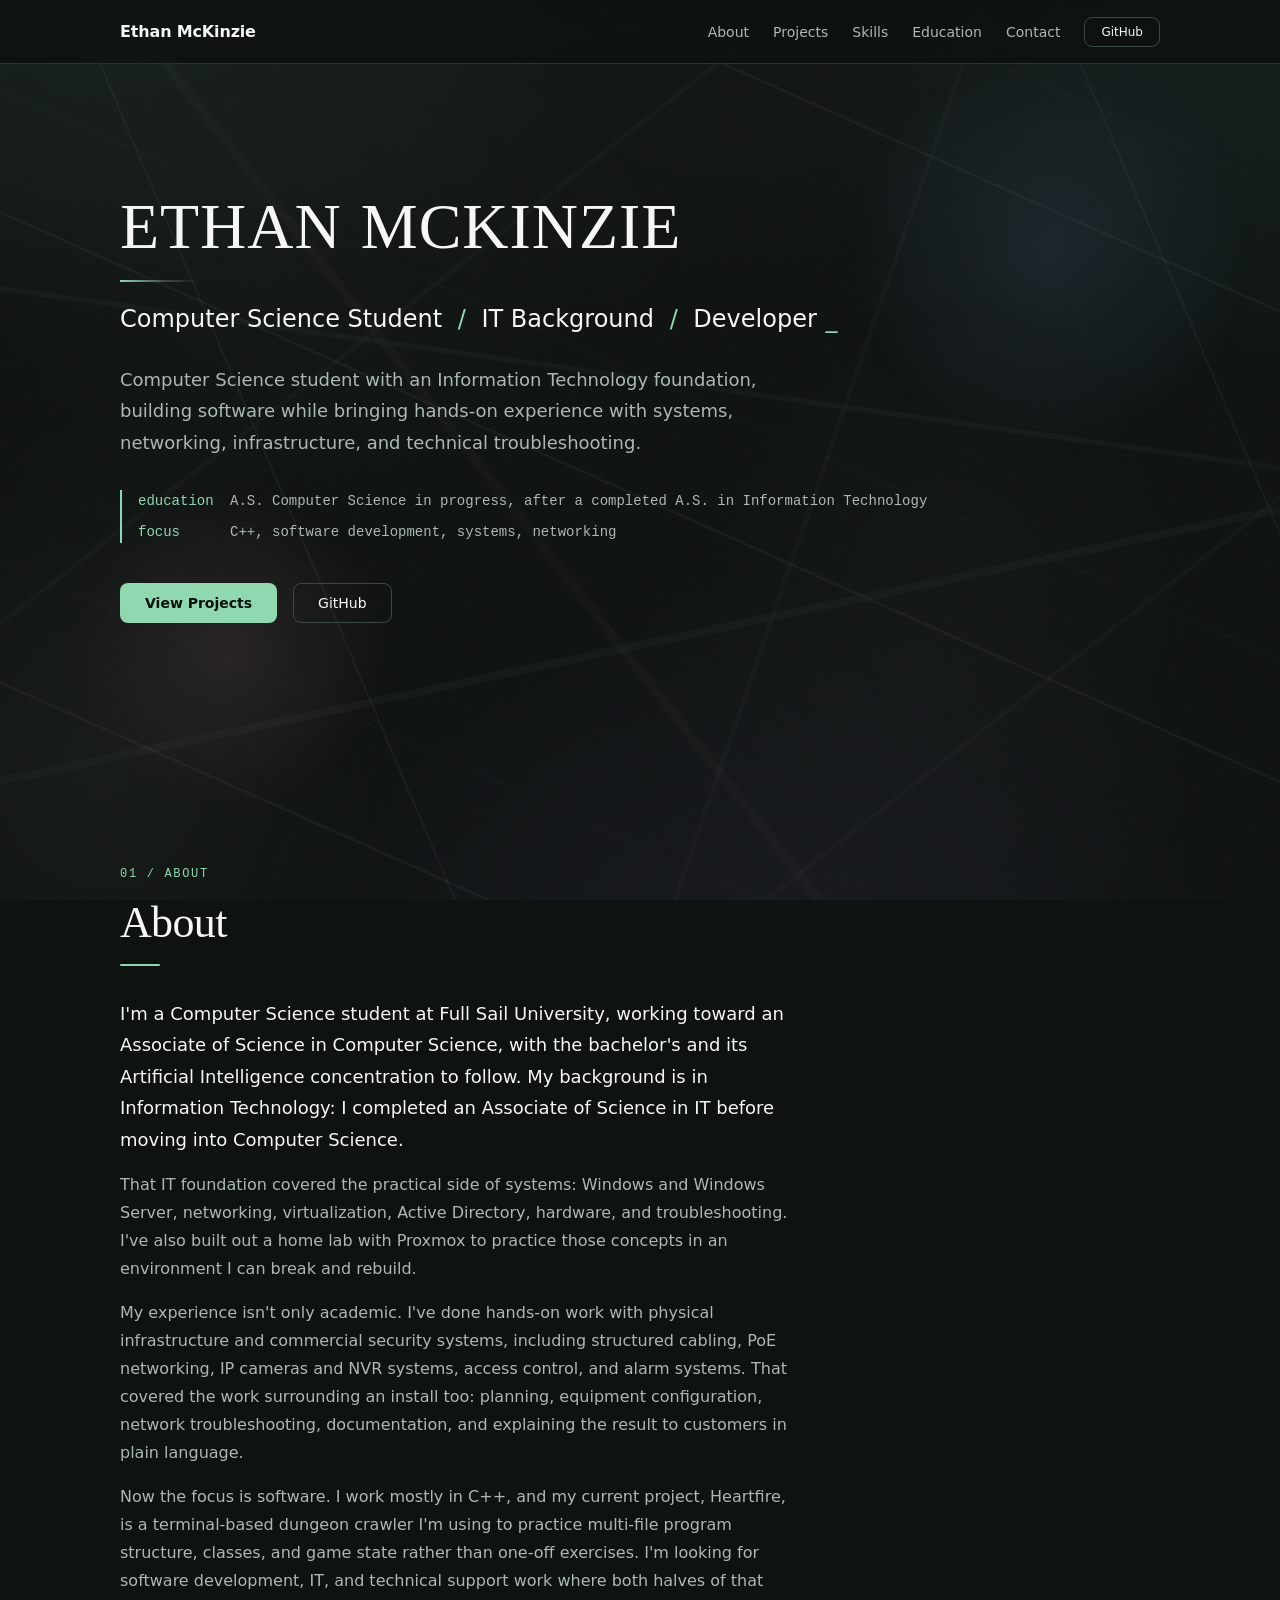
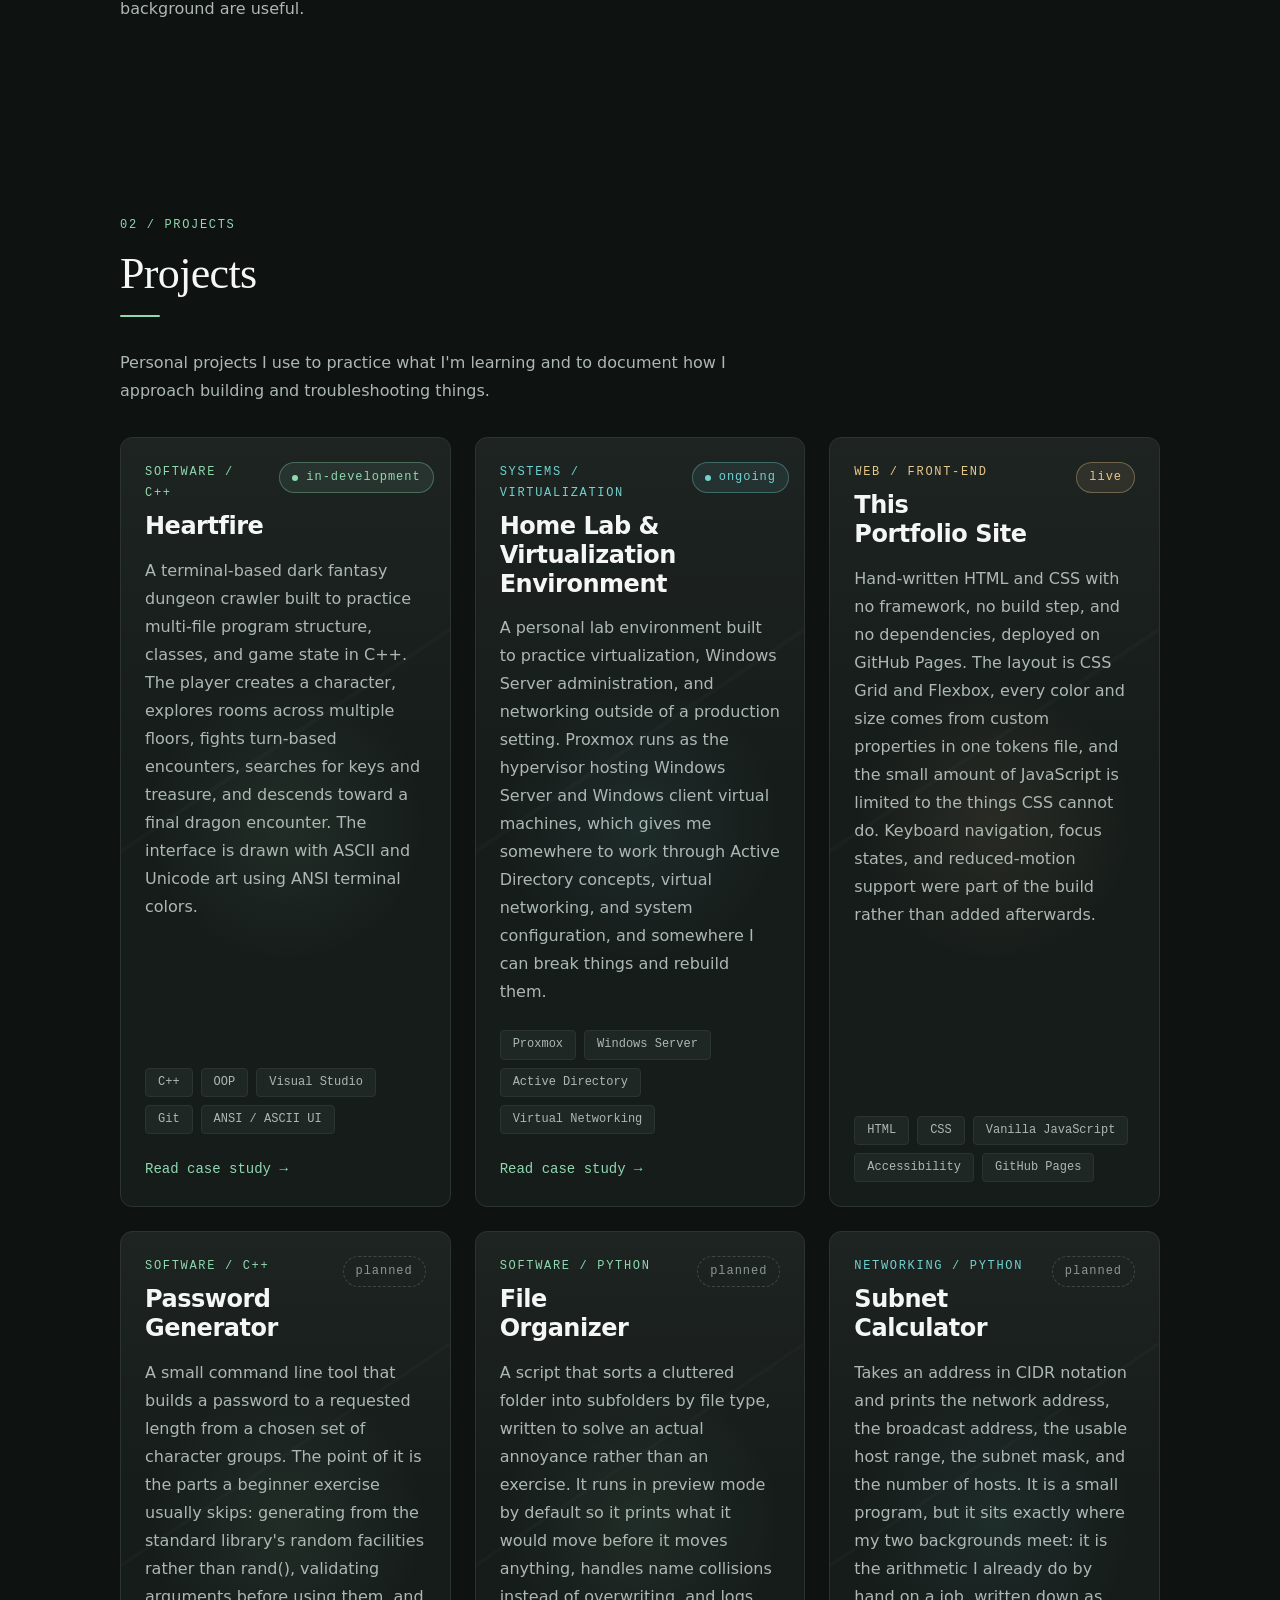
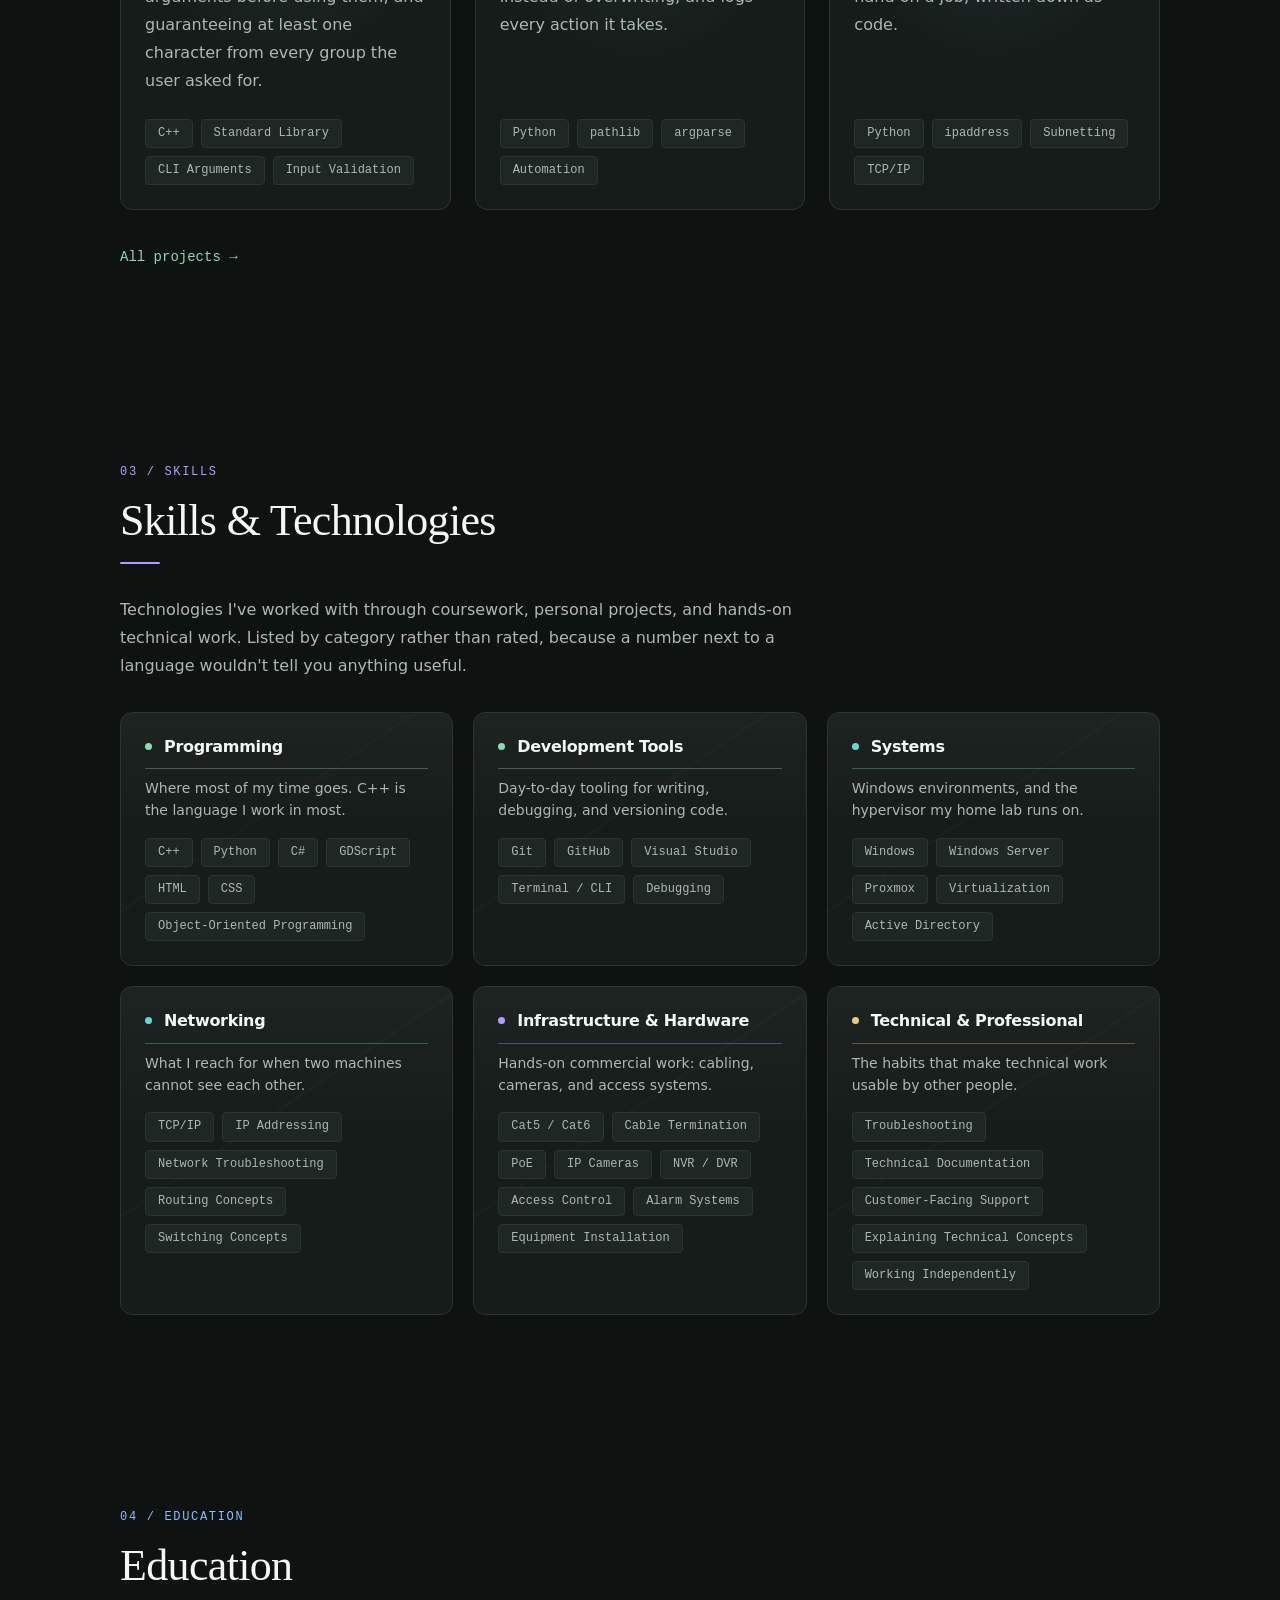
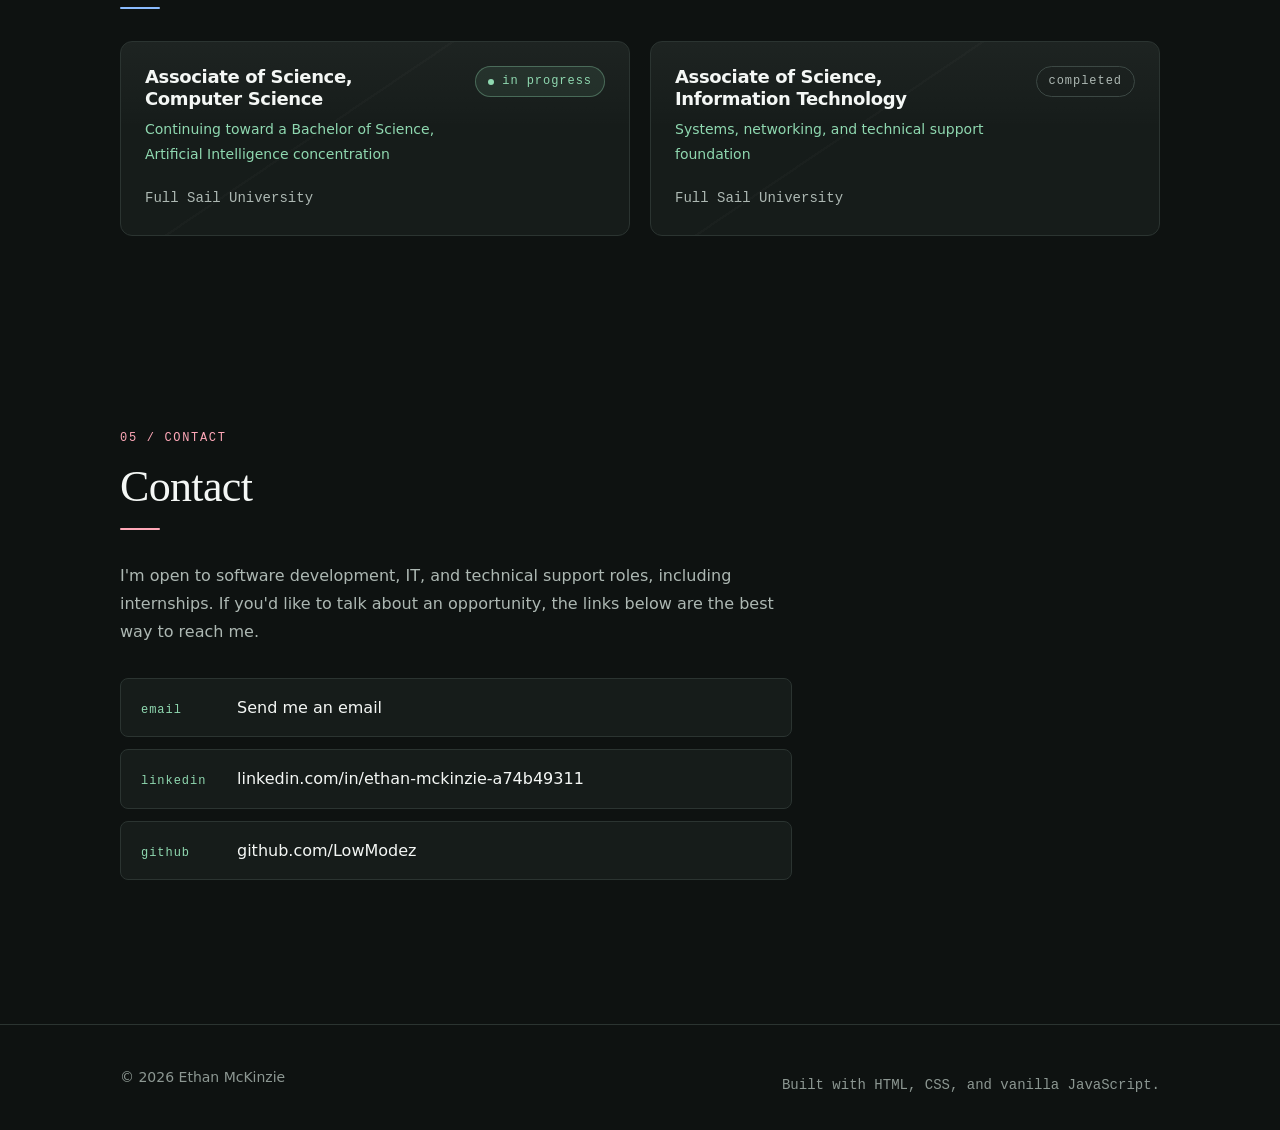
<file: index.html>
<!DOCTYPE html>
<html lang="en">

<head>
    <meta charset="UTF-8">
    <meta name="viewport" content="width=device-width, initial-scale=1.0">

    <title>Ethan McKinzie | Computer Science &amp; Software Development</title>
    <meta name="description" content="Computer Science student with an Information Technology background, building software in C++ alongside hands-on experience with systems and networking.">

    <!-- Tells search engines which URL is the real one, so the same page
         reached with a trailing slash or query string is not treated as
         duplicate content. -->
    <link rel="canonical" href="https://lowmodez.github.io/">

    <!-- Colors the browser UI on mobile to match the page. -->
    <meta name="theme-color" content="#0e1211">

    <!-- Favicons. The SVG scales to any size in modern browsers; the PNG
         is the fallback, and the touch icon is used when the site is
         saved to a phone home screen. -->
    <link rel="icon" href="assets/icons/favicon.svg" type="image/svg+xml">
    <link rel="icon" href="assets/icons/favicon-32.png" sizes="32x32" type="image/png">
    <link rel="apple-touch-icon" href="assets/icons/apple-touch-icon.png">

    <!-- Open Graph: controls the preview card when this link is shared in
         LinkedIn, Slack, Discord, or a text message. og:image must be an
         absolute URL, since the scraper has no page to resolve it against. -->
    <meta property="og:type" content="website">
    <meta property="og:site_name" content="Ethan McKinzie">
    <meta property="og:title" content="Ethan McKinzie | Computer Science &amp; Software Development">
    <meta property="og:description" content="Computer Science student with an Information Technology background, building software in C++ alongside hands-on experience with systems and networking.">
    <meta property="og:url" content="https://lowmodez.github.io/">
    <meta property="og:image" content="https://lowmodez.github.io/assets/images/og-preview.png">
    <meta property="og:image:width" content="1200">
    <meta property="og:image:height" content="630">
    <meta property="og:image:alt" content="Ethan McKinzie, Computer Science Student, IT Background, Developer.">

    <!-- Twitter/X reads its own tags. summary_large_image gives the wide
         card rather than a small thumbnail. -->
    <meta name="twitter:card" content="summary_large_image">
    <meta name="twitter:title" content="Ethan McKinzie | Computer Science &amp; Software Development">
    <meta name="twitter:description" content="Computer Science student with an Information Technology background, building software in C++ alongside hands-on experience with systems and networking.">
    <meta name="twitter:image" content="https://lowmodez.github.io/assets/images/og-preview.png">

    <!-- Stylesheets load in cascade order: tokens, then the rules that
         use them, then motion, then responsive overrides. Separate link
         tags rather than @import so the browser fetches them in
         parallel. See css/README.md. -->
    <link rel="stylesheet" href="css/tokens.css">
    <link rel="stylesheet" href="css/base.css">
    <link rel="stylesheet" href="css/layout.css">
    <link rel="stylesheet" href="css/utilities.css">
    <link rel="stylesheet" href="css/components.css">
    <link rel="stylesheet" href="css/header.css">
    <link rel="stylesheet" href="css/home.css">
    <link rel="stylesheet" href="css/animations.css">
    <link rel="stylesheet" href="css/responsive.css">
</head>

<body>
    <!-- Fills as the page scrolls. Pure CSS, see animations.css. -->
    <div class="scroll-progress" aria-hidden="true"></div>

    <!-- Lets keyboard users jump straight past the navigation. -->
    <a class="skip-link" href="#main">Skip to main content</a>

    <!-- ============================================================
         HEADER / NAVIGATION
         ============================================================ -->
    <header class="site-header">
        <div class="site-header__inner container">
            <a class="brand" href="#top">Ethan McKinzie</a>

            <!-- The toggle is only visible on narrow screens. CSS hides
                 it on desktop, where the menu is always shown.
                 aria-expanded tells screen readers whether the menu is
                 open; js/mobile-nav.js keeps that value accurate.
                 aria-controls points at the element it opens. -->
            <button class="nav-toggle" type="button" aria-expanded="false" aria-controls="site-menu">
                <span class="nav-toggle__bars" aria-hidden="true"></span>
                <span class="visually-hidden">Menu</span>
            </button>

            <nav class="site-nav" id="site-menu" aria-label="Main navigation">
                <ul class="site-nav__list">
                    <li><a href="#about">About</a></li>
                    <li><a href="#projects">Projects</a></li>
                    <li><a href="#skills">Skills</a></li>
                    <li><a href="#education">Education</a></li>
                    <li><a href="#contact">Contact</a></li>
                    <li class="site-nav__action">
                        <a class="btn btn--ghost btn--sm" href="https://github.com/LowModez" target="_blank" rel="noopener">GitHub</a>
                    </li>
                </ul>
            </nav>
        </div>
    </header>

    <main id="main">
        <!-- ============================================================
             HERO
             ============================================================ -->
        <section id="top" class="hero" aria-labelledby="hero-heading">
            <div class="hero__content">
                <h1 id="hero-heading" class="hero__name">
                    <!-- One wrapper per word. The outer span is a window
                         with its overflow hidden; the inner span is the
                         word itself, which starts below that window and
                         rises up into it. Nothing is split into letters,
                         so the name arrives as a whole rather than being
                         typed out character by character.

                         The text is written in normal capitalization and
                         set to uppercase in CSS. Two reasons: some screen
                         readers read an all-caps word as initials, and
                         copying the name should give "Ethan McKinzie"
                         rather than a shout. -->
                    <span class="hero__word"><span class="hero__word-text">Ethan</span></span>
                    <span class="hero__word"><span class="hero__word-text">McKinzie</span></span>
                </h1>

                <p class="hero__roles has-caret">
                    Computer Science Student
                    <span class="hero__sep" aria-hidden="true">/</span>
                    IT Background
                    <span class="hero__sep" aria-hidden="true">/</span>
                    Developer
                </p>

                <p class="hero__intro measure">
                    Computer Science student with an Information Technology foundation,
                    building software while bringing hands-on experience with systems,
                    networking, infrastructure, and technical troubleshooting.
                </p>

                <!-- Small monospace facts. This is the restrained terminal
                     touch: it reads as technical while giving a recruiter
                     the two things they look for first. -->
                <ul class="hero__meta">
                    <li>
                        <span class="hero__meta-key">education</span>
                        <span>A.S. Computer Science in progress, after a completed A.S. in Information Technology</span>
                    </li>
                    <li>
                        <span class="hero__meta-key">focus</span>
                        <span>C++, software development, systems, networking</span>
                    </li>
                </ul>

                <div class="hero__actions">
                    <a class="btn btn--primary" href="#projects">View Projects</a>
                    <a class="btn btn--ghost" href="https://github.com/LowModez" target="_blank" rel="noopener">GitHub</a>
                </div>
            </div>
        </section>

        <!-- ============================================================
             ABOUT
             ============================================================ -->
        <section id="about" aria-labelledby="about-heading">
            <p class="eyebrow" data-reveal>01 / About</p>
            <h2 id="about-heading" class="section-title" data-reveal>About</h2>

            <div class="about__body measure">
                <p class="about__lead" data-reveal>
                    I'm a Computer Science student at Full Sail University, working toward an
                    Associate of Science in Computer Science, with the bachelor's and its
                    Artificial Intelligence concentration to follow. My background is in
                    Information Technology: I completed an Associate of Science in IT before
                    moving into Computer Science.
                </p>

                <p>
                    That IT foundation covered the practical side of systems: Windows and
                    Windows Server, networking, virtualization, Active Directory, hardware,
                    and troubleshooting. I've also built out a home lab with Proxmox to
                    practice those concepts in an environment I can break and rebuild.
                </p>

                <p>
                    My experience isn't only academic. I've done hands-on work with physical
                    infrastructure and commercial security systems, including structured
                    cabling, PoE networking, IP cameras and NVR systems, access control,
                    and alarm systems. That covered the work surrounding an install too:
                    planning, equipment configuration, network troubleshooting,
                    documentation, and explaining the result to customers in plain
                    language.
                </p>

                <p>
                    Now the focus is software. I work mostly in C++, and my current project,
                    Heartfire, is a terminal-based dungeon crawler I'm using to practice
                    multi-file program structure, classes, and game state rather than
                    one-off exercises. I'm looking for software development, IT, and
                    technical support work where both halves of that background are useful.
                </p>
            </div>
        </section>

        <!-- ============================================================
             PROJECTS
             Cards are not linked yet. Each one gets a "Read case study"
             link once its page exists inside /projects/.
             ============================================================ -->
        <section id="projects" aria-labelledby="projects-heading">
            <p class="eyebrow" data-reveal>02 / Projects</p>
            <h2 id="projects-heading" class="section-title" data-reveal>Projects</h2>

            <p class="projects__intro measure" data-reveal>
                Personal projects I use to practice what I'm learning and to document
                how I approach building and troubleshooting things.
            </p>

            <div class="project-grid">
                <!-- --- Heartfire --- -->
                <article class="card card--interactive project" data-reveal>
                    <div class="project__header">
                        <div>
                            <p class="eyebrow">Software / C++</p>
                            <h3 class="project__title">Heartfire</h3>
                        </div>
                        <p class="status status--live">in-development</p>
                    </div>

                    <p class="project__desc">
                        A terminal-based dark fantasy dungeon crawler built to practice
                        multi-file program structure, classes, and game state in C++. The
                        player creates a character, explores rooms across multiple floors,
                        fights turn-based encounters, searches for keys and treasure, and
                        descends toward a final dragon encounter. The interface is drawn
                        with ASCII and Unicode art using ANSI terminal colors.
                    </p>

                    <ul class="tag-list project__tags" aria-label="Technologies used">
                        <li class="tag">C++</li>
                        <li class="tag">OOP</li>
                        <li class="tag">Visual Studio</li>
                        <li class="tag">Git</li>
                        <li class="tag">ANSI / ASCII UI</li>
                    </ul>

                    <p class="project__links">
                        <a class="project__link" href="projects/heartfire.html">
                            Read case study <span aria-hidden="true">&rarr;</span>
                        </a>
                    </p>
                </article>

                <!-- --- Home Lab --- -->
                <article class="card card--interactive project accent-teal" data-reveal>
                    <div class="project__header">
                        <div>
                            <p class="eyebrow">Systems / Virtualization</p>
                            <h3 class="project__title">Home Lab &amp; Virtualization Environment</h3>
                        </div>
                        <p class="status status--live">ongoing</p>
                    </div>

                    <p class="project__desc">
                        A personal lab environment built to practice virtualization, Windows
                        Server administration, and networking outside of a production
                        setting. Proxmox runs as the hypervisor hosting Windows Server and
                        Windows client virtual machines, which gives me somewhere to work
                        through Active Directory concepts, virtual networking, and system
                        configuration, and somewhere I can break things and rebuild them.
                    </p>

                    <ul class="tag-list project__tags" aria-label="Technologies used">
                        <li class="tag">Proxmox</li>
                        <li class="tag">Windows Server</li>
                        <li class="tag">Active Directory</li>
                        <li class="tag">Virtual Networking</li>
                    </ul>

                    <p class="project__links">
                        <a class="project__link" href="projects/home-lab.html">
                            Read case study <span aria-hidden="true">&rarr;</span>
                        </a>
                    </p>
                </article>

                <!-- --- This site --- -->
                <article class="card card--interactive project accent-gold" data-reveal>
                    <div class="project__header">
                        <div>
                            <p class="eyebrow">Web / Front-End</p>
                            <h3 class="project__title">This Portfolio Site</h3>
                        </div>
                        <p class="status status--done">live</p>
                    </div>

                    <p class="project__desc">
                        Hand-written HTML and CSS with no framework, no build step, and no
                        dependencies, deployed on GitHub Pages. The layout is CSS Grid and
                        Flexbox, every color and size comes from custom properties in one
                        tokens file, and the small amount of JavaScript is limited to the
                        things CSS cannot do. Keyboard navigation, focus states, and
                        reduced-motion support were part of the build rather than added
                        afterwards.
                    </p>

                    <ul class="tag-list project__tags" aria-label="Technologies used">
                        <li class="tag">HTML</li>
                        <li class="tag">CSS</li>
                        <li class="tag">Vanilla JavaScript</li>
                        <li class="tag">Accessibility</li>
                        <li class="tag">GitHub Pages</li>
                    </ul>
                </article>

                <!-- --- Password generator ---
                     Planned. No case study link until it exists. -->
                <article class="card card--interactive project" data-reveal>
                    <div class="project__header">
                        <div>
                            <p class="eyebrow">Software / C++</p>
                            <h3 class="project__title">Password Generator</h3>
                        </div>
                        <p class="status status--planned">planned</p>
                    </div>

                    <p class="project__desc">
                        A small command line tool that builds a password to a requested
                        length from a chosen set of character groups. The point of it is
                        the parts a beginner exercise usually skips: generating from the
                        standard library's random facilities rather than rand(), validating
                        arguments before using them, and guaranteeing at least one
                        character from every group the user asked for.
                    </p>

                    <ul class="tag-list project__tags" aria-label="Technologies used">
                        <li class="tag">C++</li>
                        <li class="tag">Standard Library</li>
                        <li class="tag">CLI Arguments</li>
                        <li class="tag">Input Validation</li>
                    </ul>
                </article>

                <!-- --- File organizer --- -->
                <article class="card card--interactive project" data-reveal>
                    <div class="project__header">
                        <div>
                            <p class="eyebrow">Software / Python</p>
                            <h3 class="project__title">File Organizer</h3>
                        </div>
                        <p class="status status--planned">planned</p>
                    </div>

                    <p class="project__desc">
                        A script that sorts a cluttered folder into subfolders by file type,
                        written to solve an actual annoyance rather than an exercise. It
                        runs in preview mode by default so it prints what it would move
                        before it moves anything, handles name collisions instead of
                        overwriting, and logs every action it takes.
                    </p>

                    <ul class="tag-list project__tags" aria-label="Technologies used">
                        <li class="tag">Python</li>
                        <li class="tag">pathlib</li>
                        <li class="tag">argparse</li>
                        <li class="tag">Automation</li>
                    </ul>
                </article>

                <!-- --- Subnet calculator --- -->
                <article class="card card--interactive project accent-teal" data-reveal>
                    <div class="project__header">
                        <div>
                            <p class="eyebrow">Networking / Python</p>
                            <h3 class="project__title">Subnet Calculator</h3>
                        </div>
                        <p class="status status--planned">planned</p>
                    </div>

                    <p class="project__desc">
                        Takes an address in CIDR notation and prints the network address,
                        the broadcast address, the usable host range, the subnet mask, and
                        the number of hosts. It is a small program, but it sits exactly
                        where my two backgrounds meet: it is the arithmetic I already do by
                        hand on a job, written down as code.
                    </p>

                    <ul class="tag-list project__tags" aria-label="Technologies used">
                        <li class="tag">Python</li>
                        <li class="tag">ipaddress</li>
                        <li class="tag">Subnetting</li>
                        <li class="tag">TCP/IP</li>
                    </ul>
                </article>
            </div>

            <p class="projects__all" data-reveal>
                <a class="project__link" href="projects/index.html">
                    All projects <span aria-hidden="true">&rarr;</span>
                </a>
            </p>
        </section>

        <!-- ============================================================
             SKILLS
             Grouped by category. No percentages or proficiency bars.
             ============================================================ -->
        <!-- accent-violet colors this section's label and heading rule. Cards
             inside it set their own accent; see css/README.md. -->
        <section id="skills" aria-labelledby="skills-heading" class="accent-violet">
            <p class="eyebrow" data-reveal>03 / Skills</p>
            <h2 id="skills-heading" class="section-title" data-reveal>Skills &amp; Technologies</h2>

            <p class="skills__intro measure" data-reveal>
                Technologies I've worked with through coursework, personal projects, and
                hands-on technical work. Listed by category rather than rated, because
                a number next to a language wouldn't tell you anything useful.
            </p>

            <div class="skills-grid">
                <article class="card skill-group accent-sage" data-reveal>
                    <h3 class="skill-group__title">Programming</h3>
                    <p class="skill-group__note">Where most of my time goes. C++ is the language I work in most.</p>
                    <ul class="tag-list">
                        <li class="tag">C++</li>
                        <li class="tag">Python</li>
                        <li class="tag">C#</li>
                        <li class="tag">GDScript</li>
                        <li class="tag">HTML</li>
                        <li class="tag">CSS</li>
                        <li class="tag">Object-Oriented Programming</li>
                    </ul>
                </article>

                <article class="card skill-group accent-sage" data-reveal>
                    <h3 class="skill-group__title">Development Tools</h3>
                    <p class="skill-group__note">Day-to-day tooling for writing, debugging, and versioning code.</p>
                    <ul class="tag-list">
                        <li class="tag">Git</li>
                        <li class="tag">GitHub</li>
                        <li class="tag">Visual Studio</li>
                        <li class="tag">Terminal / CLI</li>
                        <li class="tag">Debugging</li>
                    </ul>
                </article>

                <article class="card skill-group accent-teal" data-reveal>
                    <h3 class="skill-group__title">Systems</h3>
                    <p class="skill-group__note">Windows environments, and the hypervisor my home lab runs on.</p>
                    <ul class="tag-list">
                        <li class="tag">Windows</li>
                        <li class="tag">Windows Server</li>
                        <li class="tag">Proxmox</li>
                        <li class="tag">Virtualization</li>
                        <li class="tag">Active Directory</li>
                    </ul>
                </article>

                <article class="card skill-group accent-teal" data-reveal>
                    <h3 class="skill-group__title">Networking</h3>
                    <p class="skill-group__note">What I reach for when two machines cannot see each other.</p>
                    <ul class="tag-list">
                        <li class="tag">TCP/IP</li>
                        <li class="tag">IP Addressing</li>
                        <li class="tag">Network Troubleshooting</li>
                        <li class="tag">Routing Concepts</li>
                        <li class="tag">Switching Concepts</li>
                    </ul>
                </article>

                <article class="card skill-group accent-violet" data-reveal>
                    <h3 class="skill-group__title">Infrastructure &amp; Hardware</h3>
                    <p class="skill-group__note">Hands-on commercial work: cabling, cameras, and access systems.</p>
                    <ul class="tag-list">
                        <li class="tag">Cat5 / Cat6</li>
                        <li class="tag">Cable Termination</li>
                        <li class="tag">PoE</li>
                        <li class="tag">IP Cameras</li>
                        <li class="tag">NVR / DVR</li>
                        <li class="tag">Access Control</li>
                        <li class="tag">Alarm Systems</li>
                        <li class="tag">Equipment Installation</li>
                    </ul>
                </article>

                <article class="card skill-group accent-gold" data-reveal>
                    <h3 class="skill-group__title">Technical &amp; Professional</h3>
                    <p class="skill-group__note">The habits that make technical work usable by other people.</p>
                    <ul class="tag-list">
                        <li class="tag">Troubleshooting</li>
                        <li class="tag">Technical Documentation</li>
                        <li class="tag">Customer-Facing Support</li>
                        <li class="tag">Explaining Technical Concepts</li>
                        <li class="tag">Working Independently</li>
                    </ul>
                </article>
            </div>
        </section>

        <!-- ============================================================
             EDUCATION
             ============================================================ -->
        <section id="education" aria-labelledby="education-heading" class="accent-blue">
            <p class="eyebrow" data-reveal>04 / Education</p>
            <h2 id="education-heading" class="section-title" data-reveal>Education</h2>

            <ul class="education-list">
                <!-- Current degree first: it is the most relevant fact on
                     the page for the roles this site targets.

                     The bachelor's is named in the focus line rather than
                     given a card of its own. A card with a "planned" pill
                     would put a credential on the page that has not been
                     started, which reads as padding next to two real
                     ones. Stated as the direction of travel, it is simply
                     true. -->
                <li class="card education" data-reveal>
                    <div class="education__header">
                        <div>
                            <h3 class="education__degree">Associate of Science, Computer Science</h3>
                            <p class="education__focus">Continuing toward a Bachelor of Science, Artificial Intelligence concentration</p>
                        </div>
                        <p class="status status--live">in progress</p>
                    </div>
                    <p class="education__school">Full Sail University</p>
                </li>

                <li class="card education accent-neutral" data-reveal>
                    <div class="education__header">
                        <div>
                            <h3 class="education__degree">Associate of Science, Information Technology</h3>
                            <p class="education__focus">Systems, networking, and technical support foundation</p>
                        </div>
                        <p class="status status--done">completed</p>
                    </div>
                    <p class="education__school">Full Sail University</p>
                </li>
            </ul>
        </section>

        <!-- ============================================================
             CONTACT
             Email, GitHub, LinkedIn, and the resume link.
             ============================================================ -->
        <section id="contact" aria-labelledby="contact-heading" class="accent-rose">
            <p class="eyebrow" data-reveal>05 / Contact</p>
            <h2 id="contact-heading" class="section-title" data-reveal>Contact</h2>

            <p class="contact__intro measure" data-reveal>
                I'm open to software development, IT, and technical support roles,
                including internships. If you'd like to talk about an opportunity,
                the links below are the best way to reach me.
            </p>

            <!-- ============================================================
                 ETHAN: one item is still commented out below, because I
                 will not publish a detail you have not confirmed.

                   LOCATION - "Dallas-Fort Worth, Texas" or similar.
                              Recruiters filter on location, so this
                              usually helps. City and state only, never a
                              street address.

                 The resume button further down works the same way: drop the
                 PDF into assets/documents/ and uncomment it.
                 ============================================================ -->
            <ul class="contact-list">
                <!-- The address is deliberately absent from this file. The
                     link is built at load time by js/email-link.js, which
                     stores it as two reversed fragments, and the visible
                     text never shows it. Address harvesters crawl public
                     repositories and pages looking for anything shaped like
                     an address, and this repository is public.

                     The row starts hidden and that script reveals it once
                     the link works, so a visitor without JavaScript is
                     never shown a contact row that does nothing. -->
                <li data-reveal hidden>
                    <a class="contact-item" data-email-link>
                        <span class="contact-item__label">email</span>
                        <span class="contact-item__value">Send me an email</span>
                    </a>
                </li>

                <li data-reveal>
                    <a class="contact-item" href="https://www.linkedin.com/in/ethan-mckinzie-a74b49311/" target="_blank" rel="noopener">
                        <span class="contact-item__label">linkedin</span>
                        <!-- ETHAN: the trailing characters are the ID
                             LinkedIn assigns by default. Settings and
                             privacy > Edit public profile & URL lets you
                             claim a clean one, e.g. /in/ethan-mckinzie.
                             Tell me once you have and I will shorten both
                             this text and the link above it. Until then it
                             stays written out in full, because a shortened
                             version here would not resolve. -->
                        <span class="contact-item__value">linkedin.com/in/ethan-mckinzie-a74b49311</span>
                    </a>
                </li>

                <li data-reveal>
                    <a class="contact-item" href="https://github.com/LowModez" target="_blank" rel="noopener">
                        <span class="contact-item__label">github</span>
                        <span class="contact-item__value">github.com/LowModez</span>
                    </a>
                </li>

                <!--
                <li>
                    <p class="contact-item contact-item--static">
                        <span class="contact-item__label">location</span>
                        <span class="contact-item__value">Dallas-Fort Worth, Texas</span>
                    </p>
                </li>
                -->
            </ul>

            <!--
            <div class="contact__actions">
                <a class="btn btn--primary" href="assets/documents/YOUR_RESUME.pdf" target="_blank" rel="noopener">View Resume</a>
                <a class="btn btn--ghost" href="assets/documents/YOUR_RESUME.pdf" download>Download Resume</a>
            </div>
            -->
        </section>
    </main>

    <!-- ============================================================
         FOOTER
         ============================================================ -->
    <footer class="site-footer">
        <div class="container site-footer__inner">
            <!-- The year is filled in by js/main.js so it never goes stale. -->
            <p class="site-footer__copy">&copy; <span data-current-year>2026</span> Ethan McKinzie</p>
            <p class="site-footer__note">Built with HTML, CSS, and vanilla JavaScript.</p>
        </div>
    </footer>

    <!-- Each file defines one behavior. main.js runs last and is the
         only file that calls anything. -->
    <script src="js/footer-year.js"></script>
    <script src="js/email-link.js"></script>
    <script src="js/mobile-nav.js"></script>
    <script src="js/scroll-reveal.js"></script>
    <script src="js/card-pointer.js"></script>
    <script src="js/main.js"></script>
</body>

</html>
</file>
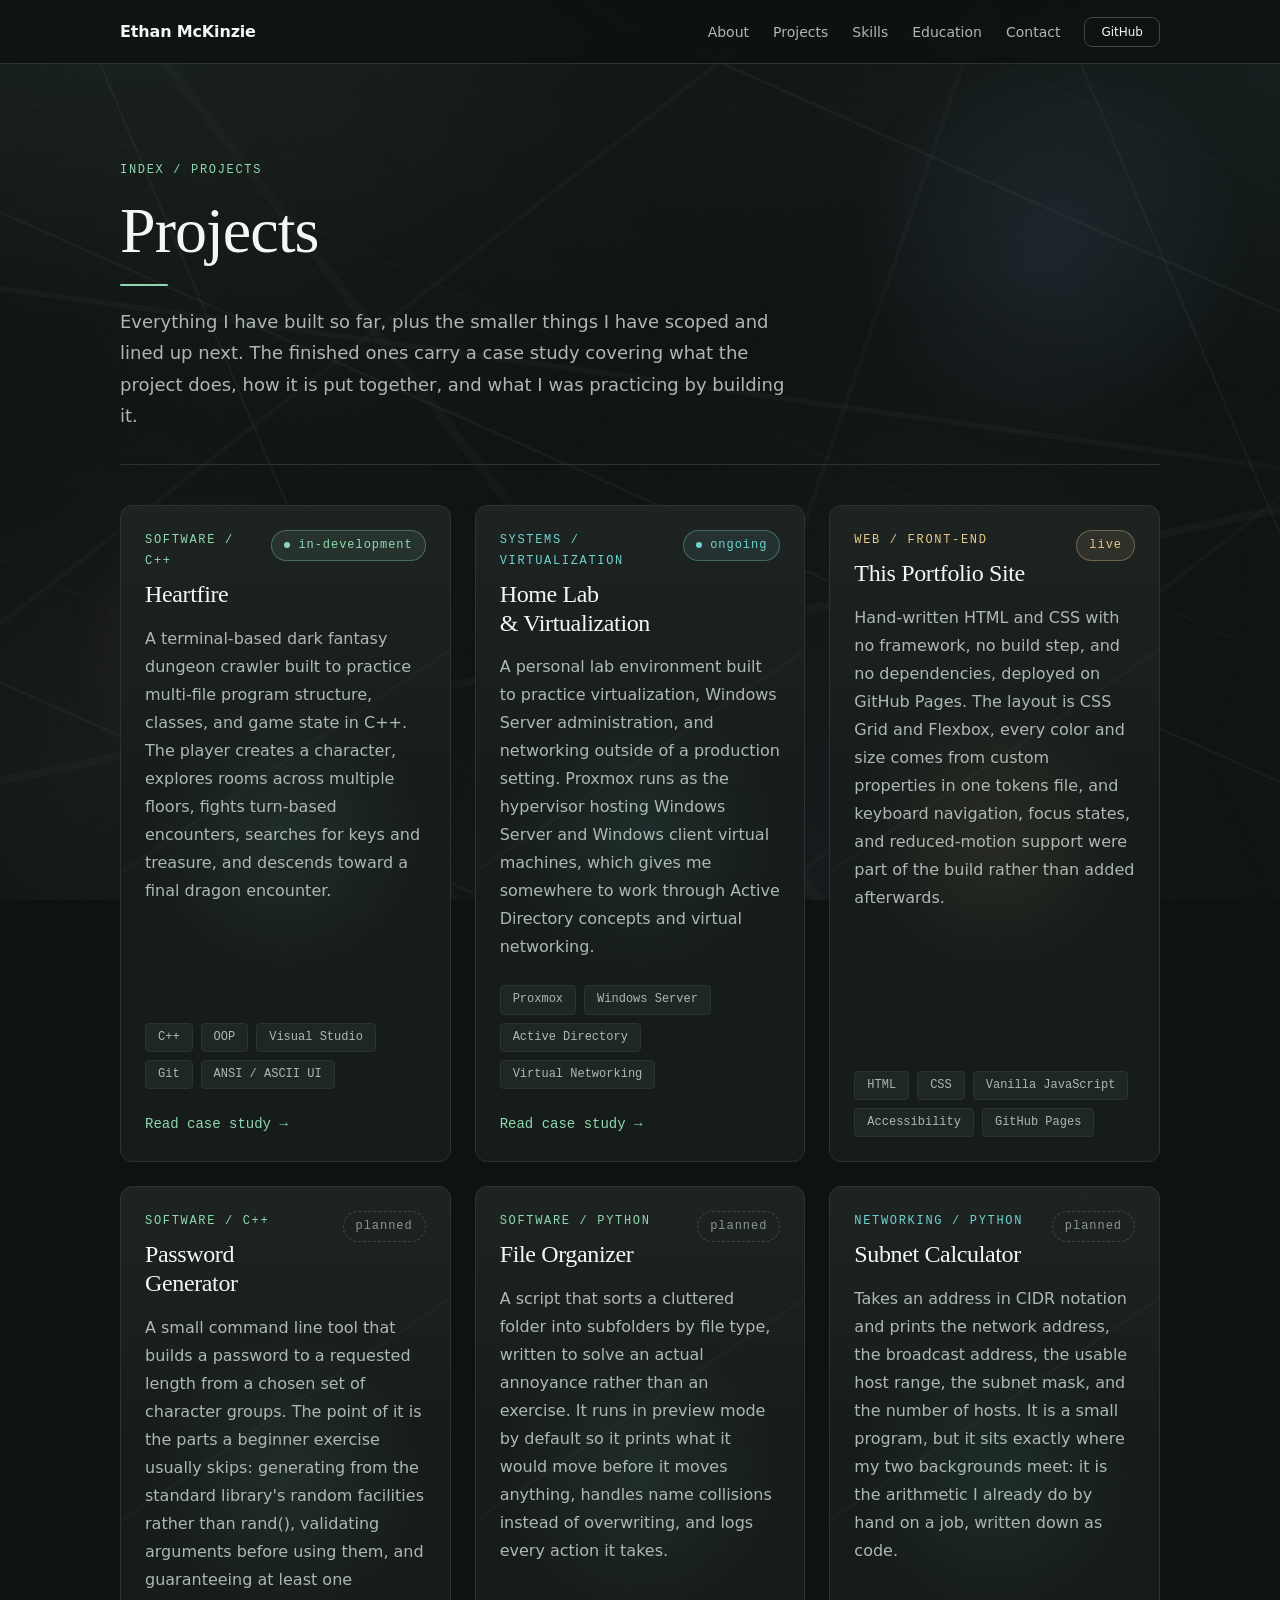
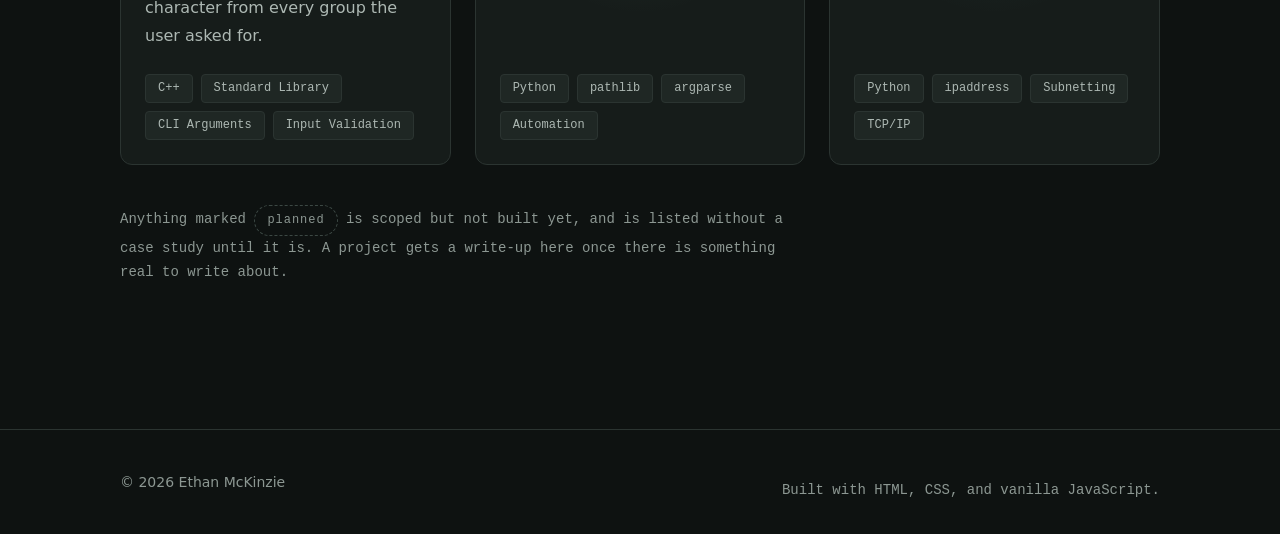
<file: projects/index.html>
<!DOCTYPE html>
<html lang="en">

<head>
    <meta charset="UTF-8">
    <meta name="viewport" content="width=device-width, initial-scale=1.0">

    <title>Projects | Ethan McKinzie</title>
    <meta name="description" content="Software and systems projects by Ethan McKinzie, including a C++ terminal dungeon crawler and a Proxmox virtualization lab.">

    <link rel="canonical" href="https://lowmodez.github.io/projects/">
    <meta name="theme-color" content="#0e1211">

    <!-- Paths step up one level, since this page lives in /projects/. -->
    <link rel="icon" href="../assets/icons/favicon.svg" type="image/svg+xml">
    <link rel="icon" href="../assets/icons/favicon-32.png" sizes="32x32" type="image/png">
    <link rel="apple-touch-icon" href="../assets/icons/apple-touch-icon.png">

    <meta property="og:type" content="website">
    <meta property="og:site_name" content="Ethan McKinzie">
    <meta property="og:title" content="Projects | Ethan McKinzie">
    <meta property="og:description" content="Software and systems projects, including a C++ terminal dungeon crawler and a Proxmox virtualization lab.">
    <meta property="og:url" content="https://lowmodez.github.io/projects/">
    <meta property="og:image" content="https://lowmodez.github.io/assets/images/og-preview.png">
    <meta property="og:image:width" content="1200">
    <meta property="og:image:height" content="630">
    <meta property="og:image:alt" content="Ethan McKinzie, Computer Science Student, IT Background, Developer.">

    <meta name="twitter:card" content="summary_large_image">
    <meta name="twitter:title" content="Projects | Ethan McKinzie">
    <meta name="twitter:description" content="Software and systems projects, including a C++ terminal dungeon crawler and a Proxmox virtualization lab.">
    <meta name="twitter:image" content="https://lowmodez.github.io/assets/images/og-preview.png">

    <!-- Stylesheets load in cascade order: tokens, then the rules that
         use them, then motion, then responsive overrides. Separate link
         tags rather than @import so the browser fetches them in
         parallel. See css/README.md.
         home.css is included because this page reuses the project card
         and grid styles defined there. -->
    <link rel="stylesheet" href="../css/tokens.css">
    <link rel="stylesheet" href="../css/base.css">
    <link rel="stylesheet" href="../css/layout.css">
    <link rel="stylesheet" href="../css/utilities.css">
    <link rel="stylesheet" href="../css/components.css">
    <link rel="stylesheet" href="../css/header.css">
    <link rel="stylesheet" href="../css/home.css">
    <link rel="stylesheet" href="../css/page.css">
    <link rel="stylesheet" href="../css/animations.css">
    <link rel="stylesheet" href="../css/responsive.css">
</head>

<body>
    <!-- Fills as the page scrolls. Pure CSS, see animations.css. -->
    <div class="scroll-progress" aria-hidden="true"></div>

    <a class="skip-link" href="#main">Skip to main content</a>

    <!-- ============================================================
         HEADER / NAVIGATION
         ============================================================ -->
    <header class="site-header">
        <div class="site-header__inner container">
            <a class="brand" href="../index.html">Ethan McKinzie</a>

            <button class="nav-toggle" type="button" aria-expanded="false" aria-controls="site-menu">
                <span class="nav-toggle__bars" aria-hidden="true"></span>
                <span class="visually-hidden">Menu</span>
            </button>

            <nav class="site-nav" id="site-menu" aria-label="Main navigation">
                <ul class="site-nav__list">
                    <li><a href="../index.html#about">About</a></li>
                    <li><a href="../index.html#projects">Projects</a></li>
                    <li><a href="../index.html#skills">Skills</a></li>
                    <li><a href="../index.html#education">Education</a></li>
                    <li><a href="../index.html#contact">Contact</a></li>
                    <li class="site-nav__action">
                        <a class="btn btn--ghost btn--sm" href="https://github.com/LowModez" target="_blank" rel="noopener">GitHub</a>
                    </li>
                </ul>
            </nav>
        </div>
    </header>

    <main id="main">
        <section aria-labelledby="projects-heading">
            <header class="page-header">
                <p class="eyebrow">Index / Projects</p>
                <h1 id="projects-heading">Projects</h1>
                <p class="page-header__lead measure">
                    Everything I have built so far, plus the smaller things I have
                    scoped and lined up next. The finished ones carry a case study
                    covering what the project does, how it is put together, and what I
                    was practicing by building it.
                </p>
            </header>

            <div class="project-grid">
                <!-- --- Heartfire --- -->
                <article class="card card--interactive project" data-reveal>
                    <div class="project__header">
                        <div>
                            <p class="eyebrow">Software / C++</p>
                            <h2 class="project__title">Heartfire</h2>
                        </div>
                        <p class="status status--live">in-development</p>
                    </div>

                    <p class="project__desc">
                        A terminal-based dark fantasy dungeon crawler built to practice
                        multi-file program structure, classes, and game state in C++. The
                        player creates a character, explores rooms across multiple floors,
                        fights turn-based encounters, searches for keys and treasure, and
                        descends toward a final dragon encounter.
                    </p>

                    <ul class="tag-list project__tags" aria-label="Technologies used">
                        <li class="tag">C++</li>
                        <li class="tag">OOP</li>
                        <li class="tag">Visual Studio</li>
                        <li class="tag">Git</li>
                        <li class="tag">ANSI / ASCII UI</li>
                    </ul>

                    <p class="project__links">
                        <a class="project__link" href="heartfire.html">
                            Read case study <span aria-hidden="true">&rarr;</span>
                        </a>
                    </p>
                </article>

                <!-- --- Home Lab --- -->
                <article class="card card--interactive project accent-teal" data-reveal>
                    <div class="project__header">
                        <div>
                            <p class="eyebrow">Systems / Virtualization</p>
                            <h2 class="project__title">Home Lab &amp; Virtualization</h2>
                        </div>
                        <p class="status status--live">ongoing</p>
                    </div>

                    <p class="project__desc">
                        A personal lab environment built to practice virtualization, Windows
                        Server administration, and networking outside of a production
                        setting. Proxmox runs as the hypervisor hosting Windows Server and
                        Windows client virtual machines, which gives me somewhere to work
                        through Active Directory concepts and virtual networking.
                    </p>

                    <ul class="tag-list project__tags" aria-label="Technologies used">
                        <li class="tag">Proxmox</li>
                        <li class="tag">Windows Server</li>
                        <li class="tag">Active Directory</li>
                        <li class="tag">Virtual Networking</li>
                    </ul>

                    <p class="project__links">
                        <a class="project__link" href="home-lab.html">
                            Read case study <span aria-hidden="true">&rarr;</span>
                        </a>
                    </p>
                </article>

                <!-- --- This site --- -->
                <article class="card card--interactive project accent-gold" data-reveal>
                    <div class="project__header">
                        <div>
                            <p class="eyebrow">Web / Front-End</p>
                            <h2 class="project__title">This Portfolio Site</h2>
                        </div>
                        <p class="status status--done">live</p>
                    </div>

                    <p class="project__desc">
                        Hand-written HTML and CSS with no framework, no build step, and no
                        dependencies, deployed on GitHub Pages. The layout is CSS Grid and
                        Flexbox, every color and size comes from custom properties in one
                        tokens file, and keyboard navigation, focus states, and
                        reduced-motion support were part of the build rather than added
                        afterwards.
                    </p>

                    <ul class="tag-list project__tags" aria-label="Technologies used">
                        <li class="tag">HTML</li>
                        <li class="tag">CSS</li>
                        <li class="tag">Vanilla JavaScript</li>
                        <li class="tag">Accessibility</li>
                        <li class="tag">GitHub Pages</li>
                    </ul>
                </article>

                <!-- --- Password generator ---
                     Planned. No case study link until it exists. -->
                <article class="card card--interactive project" data-reveal>
                    <div class="project__header">
                        <div>
                            <p class="eyebrow">Software / C++</p>
                            <h2 class="project__title">Password Generator</h2>
                        </div>
                        <p class="status status--planned">planned</p>
                    </div>

                    <p class="project__desc">
                        A small command line tool that builds a password to a requested
                        length from a chosen set of character groups. The point of it is
                        the parts a beginner exercise usually skips: generating from the
                        standard library's random facilities rather than rand(), validating
                        arguments before using them, and guaranteeing at least one
                        character from every group the user asked for.
                    </p>

                    <ul class="tag-list project__tags" aria-label="Technologies used">
                        <li class="tag">C++</li>
                        <li class="tag">Standard Library</li>
                        <li class="tag">CLI Arguments</li>
                        <li class="tag">Input Validation</li>
                    </ul>
                </article>

                <!-- --- File organizer --- -->
                <article class="card card--interactive project" data-reveal>
                    <div class="project__header">
                        <div>
                            <p class="eyebrow">Software / Python</p>
                            <h2 class="project__title">File Organizer</h2>
                        </div>
                        <p class="status status--planned">planned</p>
                    </div>

                    <p class="project__desc">
                        A script that sorts a cluttered folder into subfolders by file type,
                        written to solve an actual annoyance rather than an exercise. It
                        runs in preview mode by default so it prints what it would move
                        before it moves anything, handles name collisions instead of
                        overwriting, and logs every action it takes.
                    </p>

                    <ul class="tag-list project__tags" aria-label="Technologies used">
                        <li class="tag">Python</li>
                        <li class="tag">pathlib</li>
                        <li class="tag">argparse</li>
                        <li class="tag">Automation</li>
                    </ul>
                </article>

                <!-- --- Subnet calculator --- -->
                <article class="card card--interactive project accent-teal" data-reveal>
                    <div class="project__header">
                        <div>
                            <p class="eyebrow">Networking / Python</p>
                            <h2 class="project__title">Subnet Calculator</h2>
                        </div>
                        <p class="status status--planned">planned</p>
                    </div>

                    <p class="project__desc">
                        Takes an address in CIDR notation and prints the network address,
                        the broadcast address, the usable host range, the subnet mask, and
                        the number of hosts. It is a small program, but it sits exactly
                        where my two backgrounds meet: it is the arithmetic I already do by
                        hand on a job, written down as code.
                    </p>

                    <ul class="tag-list project__tags" aria-label="Technologies used">
                        <li class="tag">Python</li>
                        <li class="tag">ipaddress</li>
                        <li class="tag">Subnetting</li>
                        <li class="tag">TCP/IP</li>
                    </ul>
                </article>
            </div>

            <p class="page-footnote" data-reveal>
                Anything marked <span class="status status--planned">planned</span> is
                scoped but not built yet, and is listed without a case study until it is.
                A project gets a write-up here once there is something real to write
                about.
            </p>
        </section>
    </main>

    <footer class="site-footer">
        <div class="container site-footer__inner">
            <p class="site-footer__copy">&copy; <span data-current-year>2026</span> Ethan McKinzie</p>
            <p class="site-footer__note">Built with HTML, CSS, and vanilla JavaScript.</p>
        </div>
    </footer>

    <!-- Each file defines one behavior. main.js runs last and is the
         only file that calls anything. -->
    <script src="../js/footer-year.js"></script>
    <script src="../js/email-link.js"></script>
    <script src="../js/mobile-nav.js"></script>
    <script src="../js/scroll-reveal.js"></script>
    <script src="../js/card-pointer.js"></script>
    <script src="../js/main.js"></script>
</body>

</html>
</file>
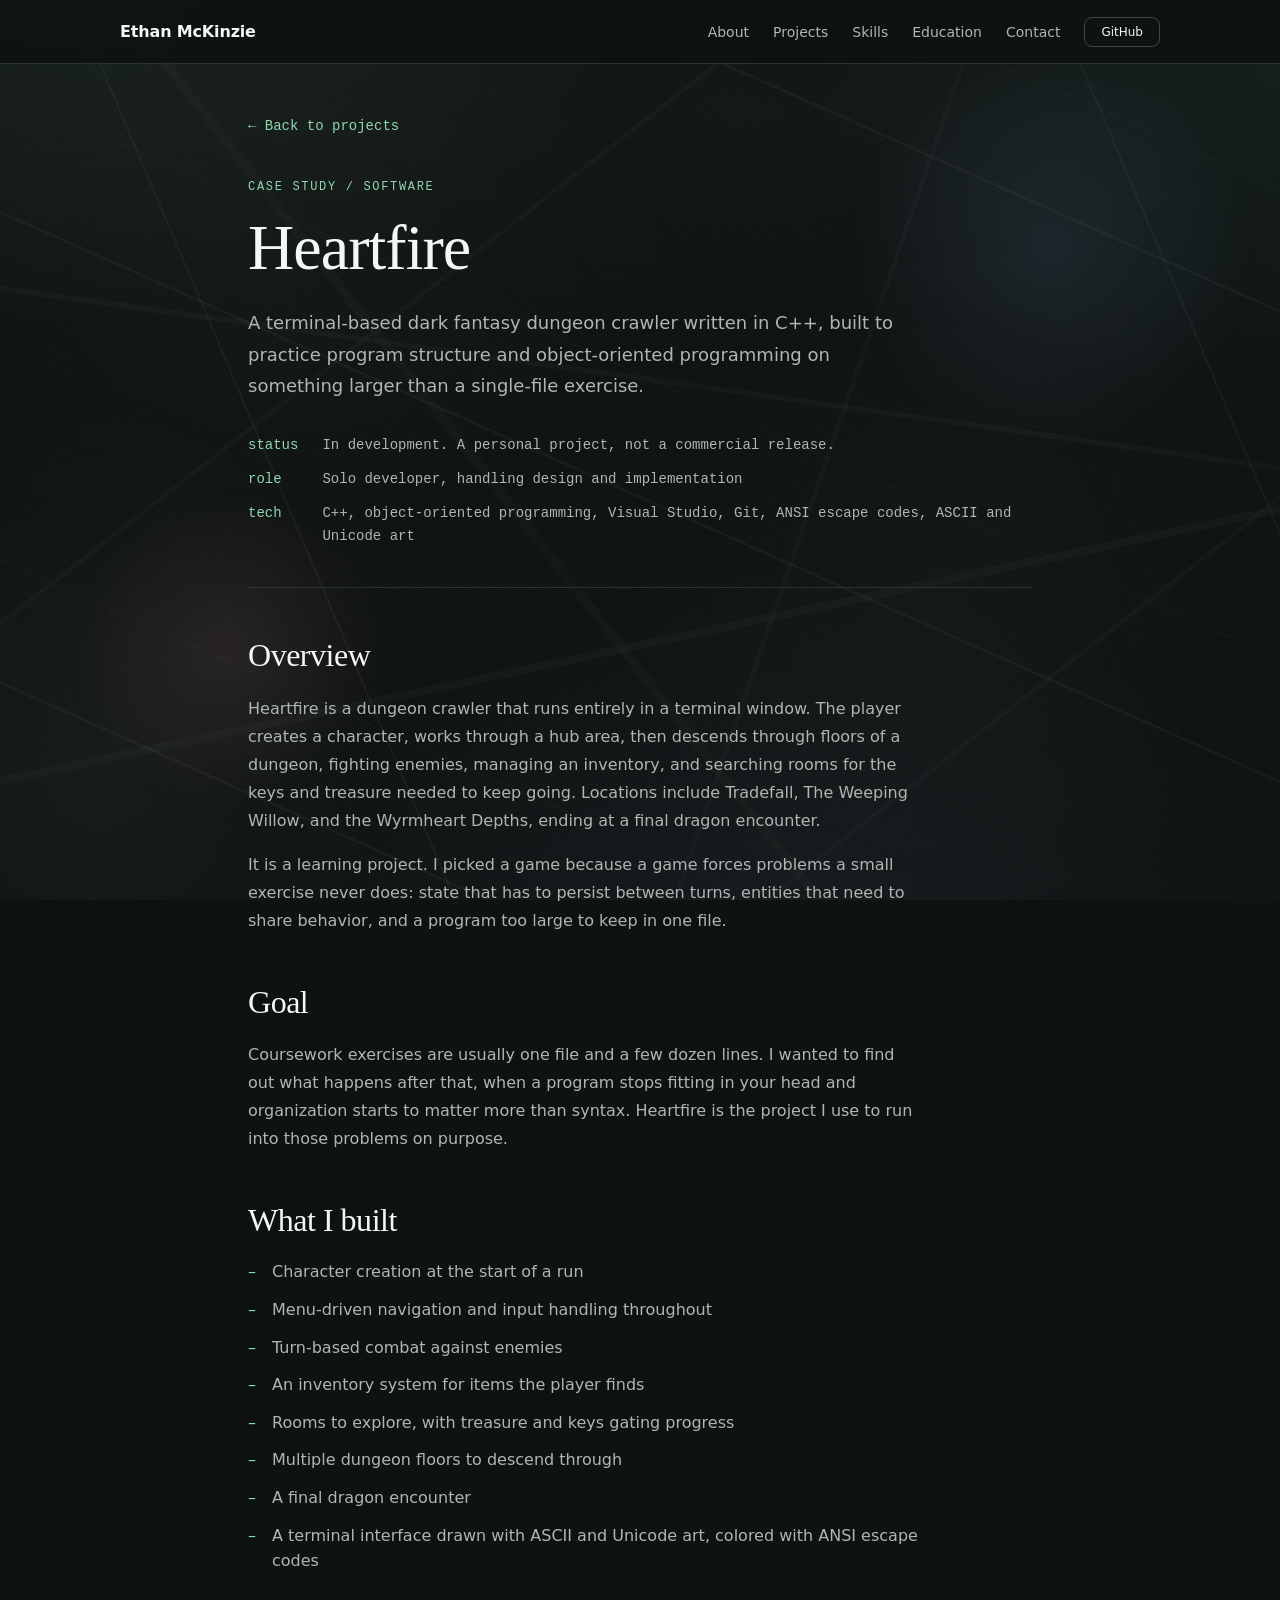
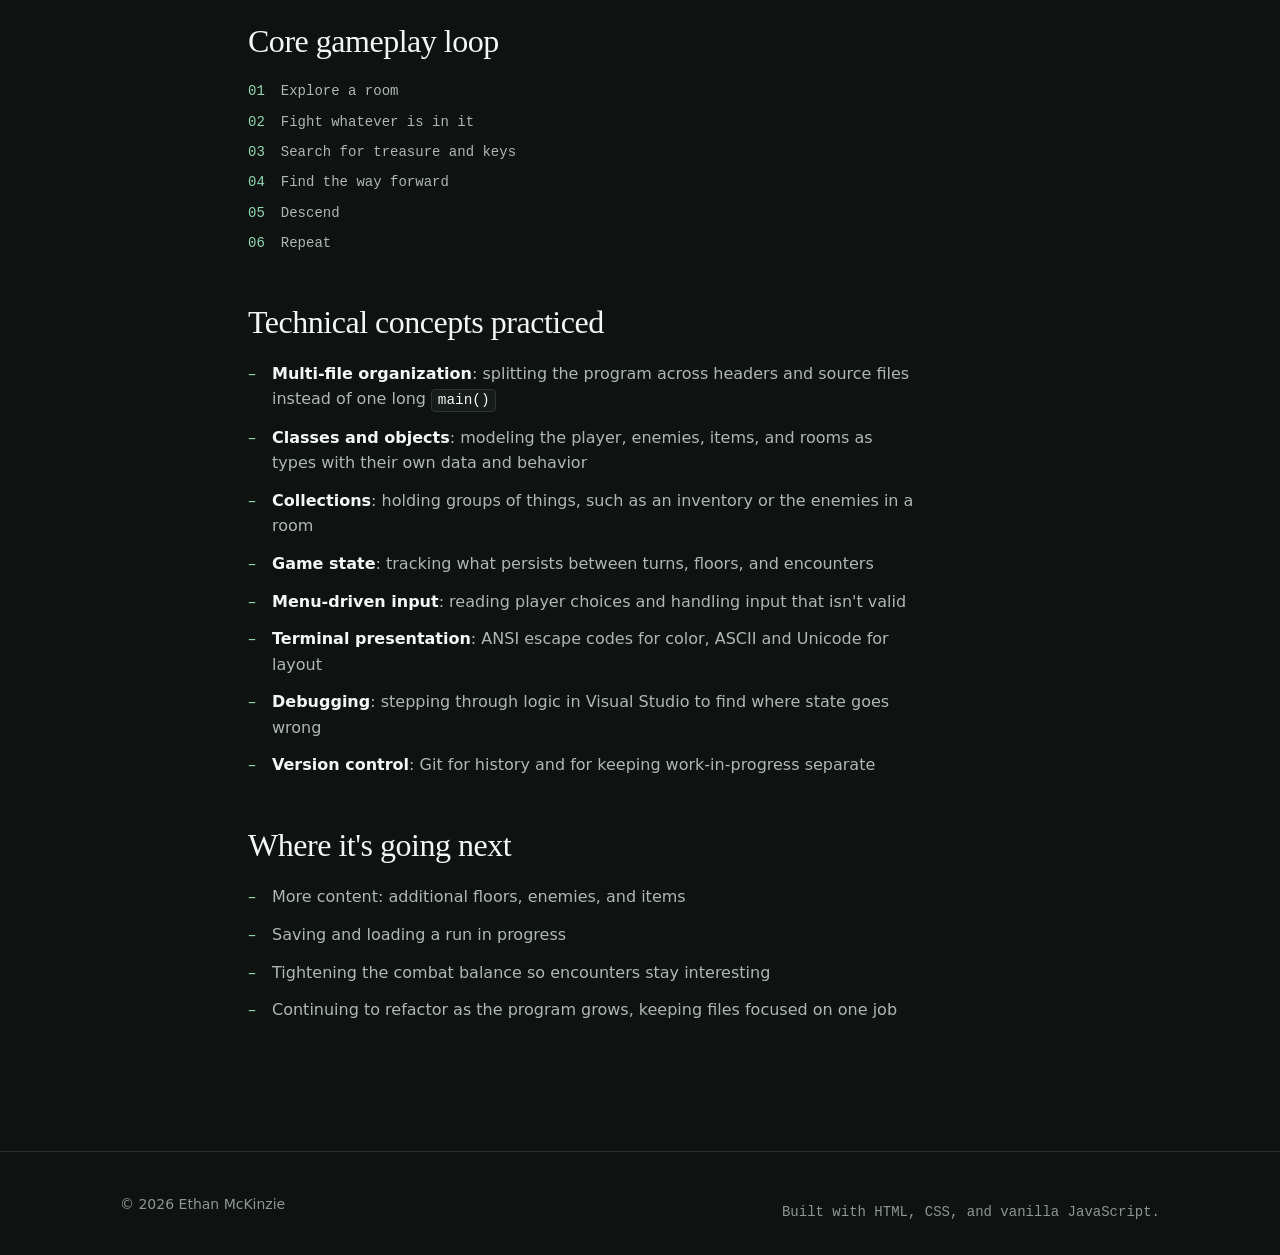
<file: projects/heartfire.html>
<!DOCTYPE html>
<html lang="en">

<head>
    <meta charset="UTF-8">
    <meta name="viewport" content="width=device-width, initial-scale=1.0">

    <title>Heartfire: C++ Terminal Dungeon Crawler | Ethan McKinzie</title>
    <meta name="description" content="Case study: Heartfire, a terminal-based dark fantasy dungeon crawler written in C++ to practice multi-file program structure, classes, and game state.">

    <link rel="canonical" href="https://lowmodez.github.io/projects/heartfire.html">
    <meta name="theme-color" content="#0e1211">

    <!-- Paths step up one level, since this page lives in /projects/. -->
    <link rel="icon" href="../assets/icons/favicon.svg" type="image/svg+xml">
    <link rel="icon" href="../assets/icons/favicon-32.png" sizes="32x32" type="image/png">
    <link rel="apple-touch-icon" href="../assets/icons/apple-touch-icon.png">

    <meta property="og:type" content="article">
    <meta property="og:site_name" content="Ethan McKinzie">
    <meta property="og:title" content="Heartfire: C++ Terminal Dungeon Crawler">
    <meta property="og:description" content="Case study: a terminal-based dark fantasy dungeon crawler written in C++ to practice multi-file program structure, classes, and game state.">
    <meta property="og:url" content="https://lowmodez.github.io/projects/heartfire.html">
    <meta property="og:image" content="https://lowmodez.github.io/assets/images/og-preview.png">
    <meta property="og:image:width" content="1200">
    <meta property="og:image:height" content="630">
    <meta property="og:image:alt" content="Ethan McKinzie, Computer Science Student, IT Background, Developer.">

    <meta name="twitter:card" content="summary_large_image">
    <meta name="twitter:title" content="Heartfire: C++ Terminal Dungeon Crawler">
    <meta name="twitter:description" content="Case study: a terminal-based dark fantasy dungeon crawler written in C++ to practice multi-file program structure, classes, and game state.">
    <meta name="twitter:image" content="https://lowmodez.github.io/assets/images/og-preview.png">

    <!-- Stylesheets load in cascade order: tokens, then the rules that
         use them, then motion, then responsive overrides. Separate link
         tags rather than @import so the browser fetches them in
         parallel. See css/README.md. -->
    <link rel="stylesheet" href="../css/tokens.css">
    <link rel="stylesheet" href="../css/base.css">
    <link rel="stylesheet" href="../css/layout.css">
    <link rel="stylesheet" href="../css/utilities.css">
    <link rel="stylesheet" href="../css/components.css">
    <link rel="stylesheet" href="../css/header.css">
    <link rel="stylesheet" href="../css/case-study.css">
    <link rel="stylesheet" href="../css/animations.css">
    <link rel="stylesheet" href="../css/responsive.css">
</head>

<body>
    <!-- Fills as the page scrolls. Pure CSS, see animations.css. -->
    <div class="scroll-progress" aria-hidden="true"></div>

    <a class="skip-link" href="#main">Skip to main content</a>

    <!-- ============================================================
         HEADER / NAVIGATION
         Same component as the home page. Links point back up to the
         main page's sections.
         ============================================================ -->
    <header class="site-header">
        <div class="site-header__inner container">
            <a class="brand" href="../index.html">Ethan McKinzie</a>

            <button class="nav-toggle" type="button" aria-expanded="false" aria-controls="site-menu">
                <span class="nav-toggle__bars" aria-hidden="true"></span>
                <span class="visually-hidden">Menu</span>
            </button>

            <nav class="site-nav" id="site-menu" aria-label="Main navigation">
                <ul class="site-nav__list">
                    <li><a href="../index.html#about">About</a></li>
                    <li><a href="../index.html#projects">Projects</a></li>
                    <li><a href="../index.html#skills">Skills</a></li>
                    <li><a href="../index.html#education">Education</a></li>
                    <li><a href="../index.html#contact">Contact</a></li>
                    <li class="site-nav__action">
                        <a class="btn btn--ghost btn--sm" href="https://github.com/LowModez" target="_blank" rel="noopener">GitHub</a>
                    </li>
                </ul>
            </nav>
        </div>
    </header>

    <main id="main">
        <article class="case">
            <a class="case__back" href="../index.html#projects">&larr; Back to projects</a>

            <!-- ============================================================
                 TITLE + AT-A-GLANCE
                 ============================================================ -->
            <header class="case__header">
                <p class="eyebrow">Case study / Software</p>
                <h1>Heartfire</h1>

                <p class="case__tagline">
                    A terminal-based dark fantasy dungeon crawler written in C++, built to
                    practice program structure and object-oriented programming on something
                    larger than a single-file exercise.
                </p>

                <!-- A definition list is the correct element for
                     label/value pairs like this. -->
                <dl class="case-meta">
                    <dt>status</dt>
                    <dd>In development. A personal project, not a commercial release.</dd>

                    <dt>role</dt>
                    <dd>Solo developer, handling design and implementation</dd>

                    <dt>tech</dt>
                    <dd>C++, object-oriented programming, Visual Studio, Git, ANSI escape codes, ASCII and Unicode art</dd>
                </dl>
            </header>

            <!-- ============================================================
                 OVERVIEW
                 ============================================================ -->
            <section aria-labelledby="overview-heading" data-reveal>
                <h2 id="overview-heading">Overview</h2>
                <p>
                    Heartfire is a dungeon crawler that runs entirely in a terminal window.
                    The player creates a character, works through a hub area, then descends
                    through floors of a dungeon, fighting enemies, managing an
                    inventory, and searching rooms for the keys and treasure needed to keep
                    going. Locations include Tradefall, The Weeping Willow, and the
                    Wyrmheart Depths, ending at a final dragon encounter.
                </p>
                <p>
                    It is a learning project. I picked a game because a game forces problems
                    a small exercise never does: state that has to persist between turns,
                    entities that need to share behavior, and a program too large to keep in
                    one file.
                </p>
            </section>

            <!-- ============================================================
                 GOAL
                 ============================================================ -->
            <section aria-labelledby="goal-heading" data-reveal>
                <h2 id="goal-heading">Goal</h2>
                <p>
                    Coursework exercises are usually one file and a few dozen lines. I
                    wanted to find out what happens after that, when a program stops
                    fitting in your head and organization starts to matter more than syntax.
                    Heartfire is the project I use to run into those problems on purpose.
                </p>
            </section>

            <!-- ============================================================
                 WHAT I BUILT
                 ============================================================ -->
            <section aria-labelledby="built-heading" data-reveal>
                <h2 id="built-heading">What I built</h2>
                <ul class="case-list">
                    <li>Character creation at the start of a run</li>
                    <li>Menu-driven navigation and input handling throughout</li>
                    <li>Turn-based combat against enemies</li>
                    <li>An inventory system for items the player finds</li>
                    <li>Rooms to explore, with treasure and keys gating progress</li>
                    <li>Multiple dungeon floors to descend through</li>
                    <li>A final dragon encounter</li>
                    <li>A terminal interface drawn with ASCII and Unicode art, colored with ANSI escape codes</li>
                </ul>
            </section>

            <!-- ============================================================
                 GAMEPLAY LOOP
                 ============================================================ -->
            <section aria-labelledby="loop-heading" data-reveal>
                <h2 id="loop-heading">Core gameplay loop</h2>
                <ol class="loop-list">
                    <li>Explore a room</li>
                    <li>Fight whatever is in it</li>
                    <li>Search for treasure and keys</li>
                    <li>Find the way forward</li>
                    <li>Descend</li>
                    <li>Repeat</li>
                </ol>
            </section>

            <!-- ============================================================
                 TECHNICAL CONCEPTS
                 ============================================================ -->
            <section aria-labelledby="concepts-heading" data-reveal>
                <h2 id="concepts-heading">Technical concepts practiced</h2>
                <ul class="case-list">
                    <li><strong>Multi-file organization</strong>: splitting the program across headers and source files instead of one long <code>main()</code></li>
                    <li><strong>Classes and objects</strong>: modeling the player, enemies, items, and rooms as types with their own data and behavior</li>
                    <li><strong>Collections</strong>: holding groups of things, such as an inventory or the enemies in a room</li>
                    <li><strong>Game state</strong>: tracking what persists between turns, floors, and encounters</li>
                    <li><strong>Menu-driven input</strong>: reading player choices and handling input that isn't valid</li>
                    <li><strong>Terminal presentation</strong>: ANSI escape codes for color, ASCII and Unicode for layout</li>
                    <li><strong>Debugging</strong>: stepping through logic in Visual Studio to find where state goes wrong</li>
                    <li><strong>Version control</strong>: Git for history and for keeping work-in-progress separate</li>
                </ul>
            </section>

            <!-- ============================================================
                 SCREENSHOTS
                 ------------------------------------------------------------
                 Nothing is shown here yet, on purpose: real screenshots
                 only, never generated images presented as gameplay.

                 To add them: drop the image files into assets/images/,
                 then uncomment the block below and adjust the filenames,
                 alt text, and captions. Delete any <figure> you don't need.
                 The gallery CSS is already written and waiting.
                 ============================================================ -->
            <!--
            <section aria-labelledby="screenshots-heading" data-reveal>
                <h2 id="screenshots-heading">Screenshots</h2>
                <div class="case-gallery">
                    <figure>
                        <img src="../assets/images/heartfire-title.png"
                             alt="Heartfire title screen, drawn in ASCII art in a terminal window.">
                        <figcaption>Title screen</figcaption>
                    </figure>
                    <figure>
                        <img src="../assets/images/heartfire-character-creation.png"
                             alt="Character creation menu showing the options a new player chooses from.">
                        <figcaption>Character creation</figcaption>
                    </figure>
                    <figure>
                        <img src="../assets/images/heartfire-tavern.png"
                             alt="The tavern hub area, with menu options listed beneath ASCII art.">
                        <figcaption>Tradefall tavern</figcaption>
                    </figure>
                    <figure>
                        <img src="../assets/images/heartfire-combat.png"
                             alt="Turn-based combat screen showing enemy health and the player's available actions.">
                        <figcaption>Turn-based combat</figcaption>
                    </figure>
                </div>
            </section>
            -->

            <!-- ============================================================
                 WHERE IT'S GOING
                 ============================================================ -->
            <section aria-labelledby="next-heading" data-reveal>
                <h2 id="next-heading">Where it's going next</h2>
                <ul class="case-list">
                    <li>More content: additional floors, enemies, and items</li>
                    <li>Saving and loading a run in progress</li>
                    <li>Tightening the combat balance so encounters stay interesting</li>
                    <li>Continuing to refactor as the program grows, keeping files focused on one job</li>
                </ul>
            </section>
        </article>
    </main>

    <footer class="site-footer">
        <div class="container site-footer__inner">
            <p class="site-footer__copy">&copy; <span data-current-year>2026</span> Ethan McKinzie</p>
            <p class="site-footer__note">Built with HTML, CSS, and vanilla JavaScript.</p>
        </div>
    </footer>

    <!-- Each file defines one behavior. main.js runs last and is the
         only file that calls anything. -->
    <script src="../js/footer-year.js"></script>
    <script src="../js/email-link.js"></script>
    <script src="../js/mobile-nav.js"></script>
    <script src="../js/scroll-reveal.js"></script>
    <script src="../js/card-pointer.js"></script>
    <script src="../js/main.js"></script>
</body>

</html>
</file>
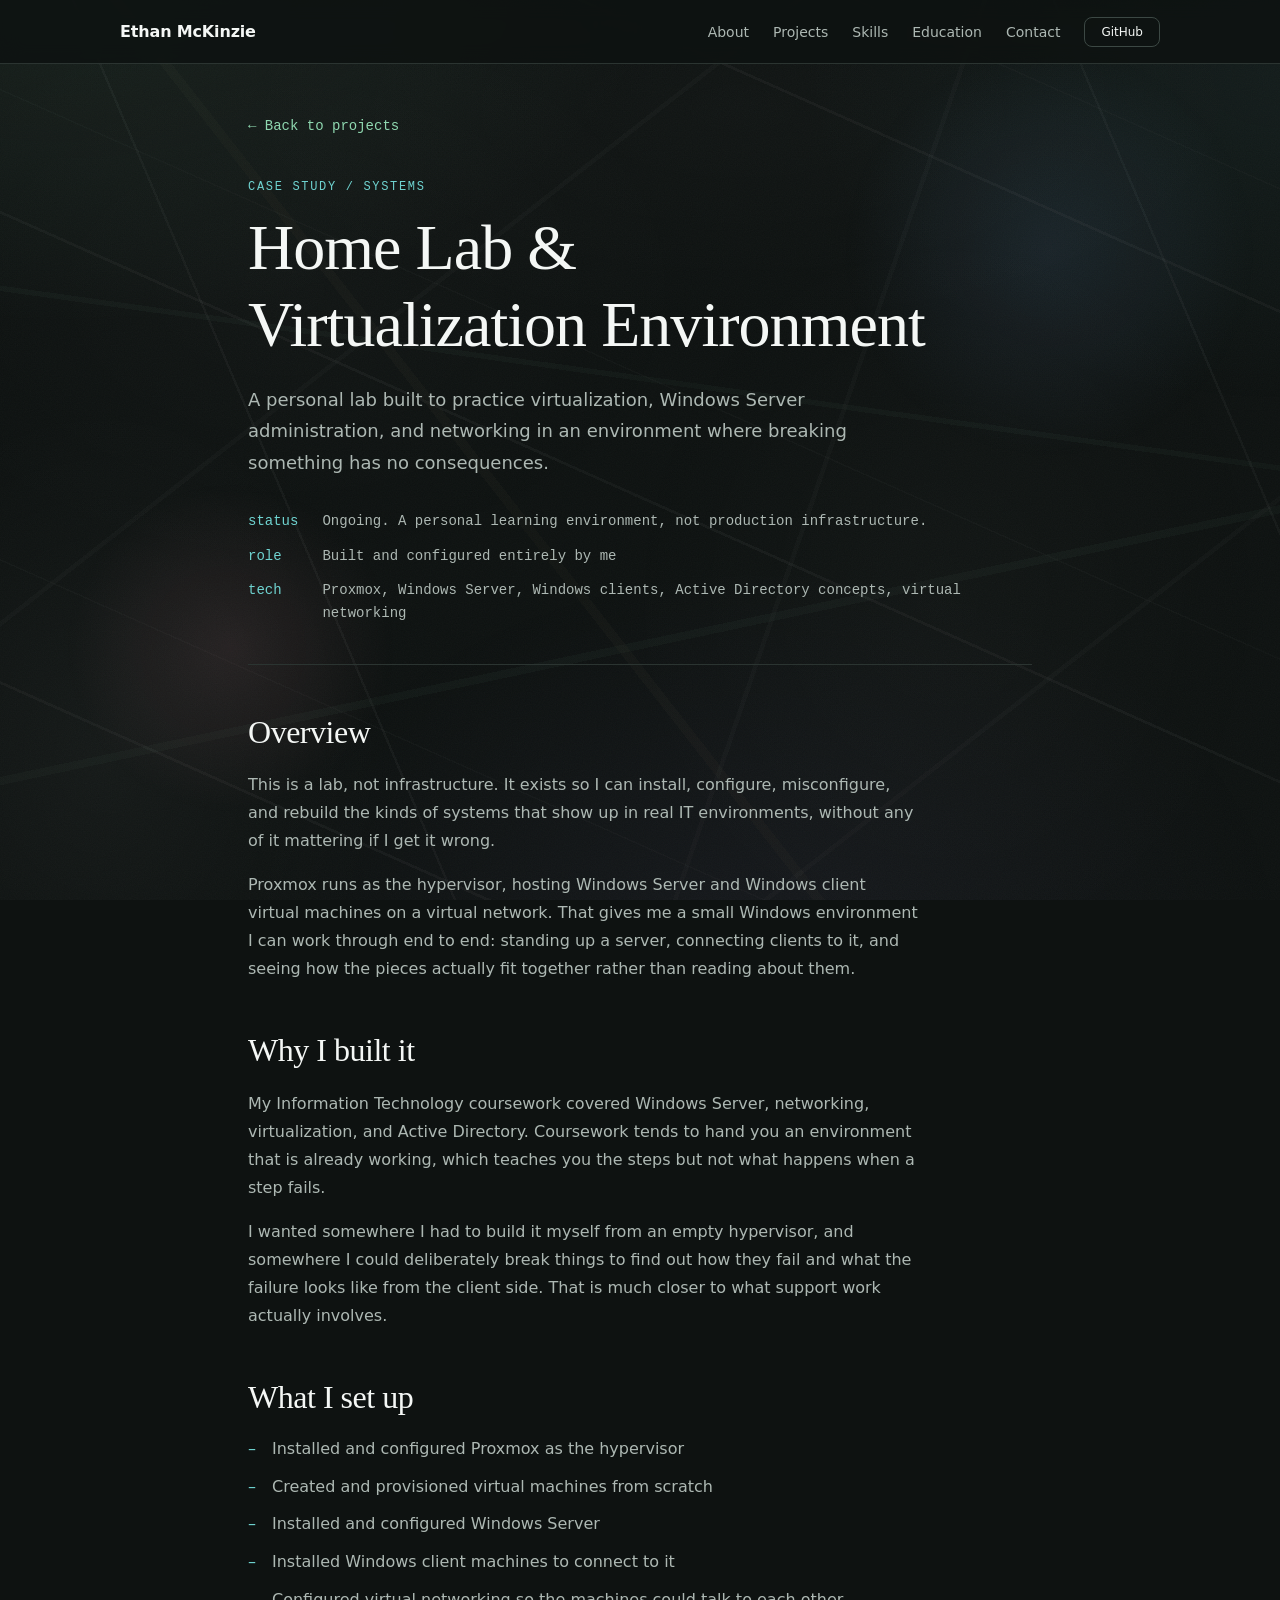
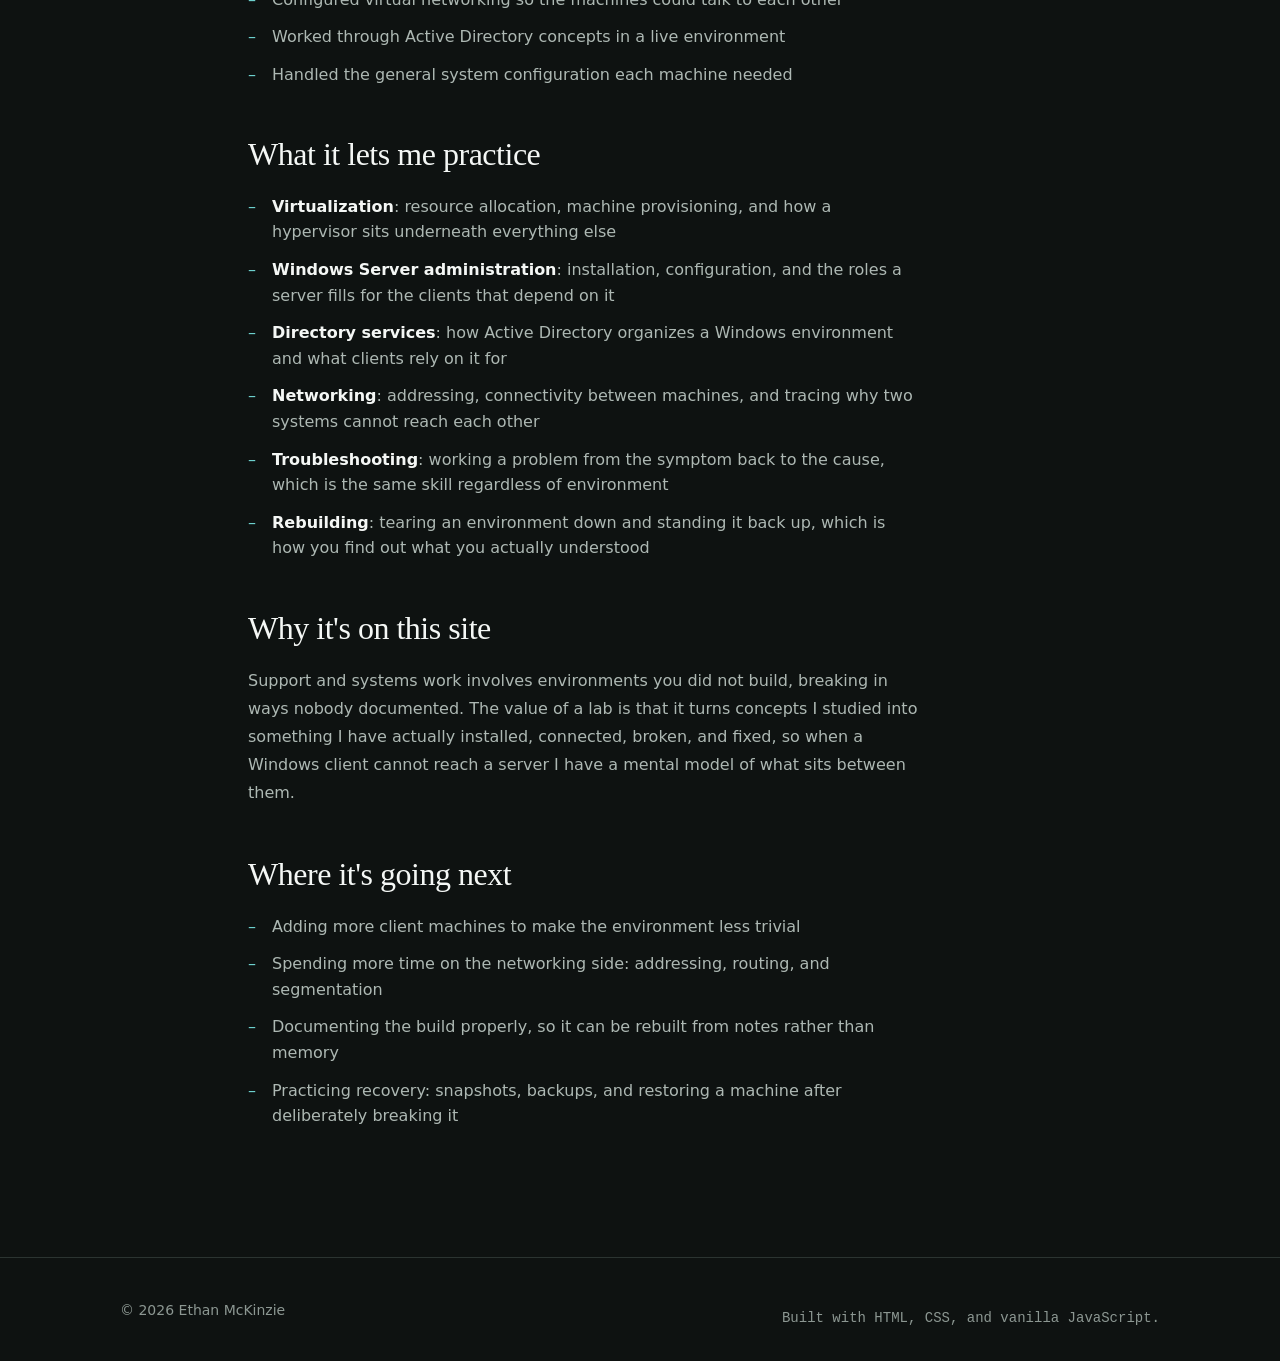
<file: projects/home-lab.html>
<!DOCTYPE html>
<html lang="en">

<head>
    <meta charset="UTF-8">
    <meta name="viewport" content="width=device-width, initial-scale=1.0">

    <title>Home Lab &amp; Virtualization Environment | Ethan McKinzie</title>
    <meta name="description" content="Case study: a personal lab built with Proxmox, Windows Server, and Windows clients to practice virtualization, systems administration, and networking.">

    <link rel="canonical" href="https://lowmodez.github.io/projects/home-lab.html">
    <meta name="theme-color" content="#0e1211">

    <!-- Paths step up one level, since this page lives in /projects/. -->
    <link rel="icon" href="../assets/icons/favicon.svg" type="image/svg+xml">
    <link rel="icon" href="../assets/icons/favicon-32.png" sizes="32x32" type="image/png">
    <link rel="apple-touch-icon" href="../assets/icons/apple-touch-icon.png">

    <meta property="og:type" content="article">
    <meta property="og:site_name" content="Ethan McKinzie">
    <meta property="og:title" content="Home Lab &amp; Virtualization Environment">
    <meta property="og:description" content="Case study: a personal lab built with Proxmox, Windows Server, and Windows clients to practice virtualization, systems administration, and networking.">
    <meta property="og:url" content="https://lowmodez.github.io/projects/home-lab.html">
    <meta property="og:image" content="https://lowmodez.github.io/assets/images/og-preview.png">
    <meta property="og:image:width" content="1200">
    <meta property="og:image:height" content="630">
    <meta property="og:image:alt" content="Ethan McKinzie, Computer Science Student, IT Background, Developer.">

    <meta name="twitter:card" content="summary_large_image">
    <meta name="twitter:title" content="Home Lab &amp; Virtualization Environment">
    <meta name="twitter:description" content="Case study: a personal lab built with Proxmox, Windows Server, and Windows clients to practice virtualization, systems administration, and networking.">
    <meta name="twitter:image" content="https://lowmodez.github.io/assets/images/og-preview.png">

    <!-- Stylesheets load in cascade order: tokens, then the rules that
         use them, then motion, then responsive overrides. Separate link
         tags rather than @import so the browser fetches them in
         parallel. See css/README.md. -->
    <link rel="stylesheet" href="../css/tokens.css">
    <link rel="stylesheet" href="../css/base.css">
    <link rel="stylesheet" href="../css/layout.css">
    <link rel="stylesheet" href="../css/utilities.css">
    <link rel="stylesheet" href="../css/components.css">
    <link rel="stylesheet" href="../css/header.css">
    <link rel="stylesheet" href="../css/case-study.css">
    <link rel="stylesheet" href="../css/animations.css">
    <link rel="stylesheet" href="../css/responsive.css">
</head>

<body>
    <!-- Fills as the page scrolls. Pure CSS, see animations.css. -->
    <div class="scroll-progress" aria-hidden="true"></div>

    <a class="skip-link" href="#main">Skip to main content</a>

    <!-- ============================================================
         HEADER / NAVIGATION
         ============================================================ -->
    <header class="site-header">
        <div class="site-header__inner container">
            <a class="brand" href="../index.html">Ethan McKinzie</a>

            <button class="nav-toggle" type="button" aria-expanded="false" aria-controls="site-menu">
                <span class="nav-toggle__bars" aria-hidden="true"></span>
                <span class="visually-hidden">Menu</span>
            </button>

            <nav class="site-nav" id="site-menu" aria-label="Main navigation">
                <ul class="site-nav__list">
                    <li><a href="../index.html#about">About</a></li>
                    <li><a href="../index.html#projects">Projects</a></li>
                    <li><a href="../index.html#skills">Skills</a></li>
                    <li><a href="../index.html#education">Education</a></li>
                    <li><a href="../index.html#contact">Contact</a></li>
                    <li class="site-nav__action">
                        <a class="btn btn--ghost btn--sm" href="https://github.com/LowModez" target="_blank" rel="noopener">GitHub</a>
                    </li>
                </ul>
            </nav>
        </div>
    </header>

    <main id="main">
        <!-- accent-teal marks this as a systems case study, matching the
             color used on its card on the home page. -->
        <article class="case accent-teal">
            <a class="case__back" href="../index.html#projects">&larr; Back to projects</a>

            <!-- ============================================================
                 TITLE + AT-A-GLANCE
                 ============================================================ -->
            <header class="case__header">
                <p class="eyebrow">Case study / Systems</p>
                <h1>Home Lab &amp; Virtualization Environment</h1>

                <p class="case__tagline">
                    A personal lab built to practice virtualization, Windows Server
                    administration, and networking in an environment where breaking
                    something has no consequences.
                </p>

                <dl class="case-meta">
                    <dt>status</dt>
                    <dd>Ongoing. A personal learning environment, not production infrastructure.</dd>

                    <dt>role</dt>
                    <dd>Built and configured entirely by me</dd>

                    <dt>tech</dt>
                    <dd>Proxmox, Windows Server, Windows clients, Active Directory concepts, virtual networking</dd>
                </dl>
            </header>

            <!-- ============================================================
                 OVERVIEW
                 ============================================================ -->
            <section aria-labelledby="overview-heading" data-reveal>
                <h2 id="overview-heading">Overview</h2>
                <p>
                    This is a lab, not infrastructure. It exists so I can install, configure,
                    misconfigure, and rebuild the kinds of systems that show up in real IT
                    environments, without any of it mattering if I get it wrong.
                </p>
                <p>
                    Proxmox runs as the hypervisor, hosting Windows Server and Windows client
                    virtual machines on a virtual network. That gives me a small Windows
                    environment I can work through end to end: standing up a server,
                    connecting clients to it, and seeing how the pieces actually fit together
                    rather than reading about them.
                </p>
            </section>

            <!-- ============================================================
                 GOAL
                 ============================================================ -->
            <section aria-labelledby="goal-heading" data-reveal>
                <h2 id="goal-heading">Why I built it</h2>
                <p>
                    My Information Technology coursework covered Windows Server, networking,
                    virtualization, and Active Directory. Coursework tends to hand you an
                    environment that is already working, which teaches you the steps but not
                    what happens when a step fails.
                </p>
                <p>
                    I wanted somewhere I had to build it myself from an empty hypervisor, and
                    somewhere I could deliberately break things to find out how they fail and
                    what the failure looks like from the client side. That is much closer to
                    what support work actually involves.
                </p>
            </section>

            <!-- ============================================================
                 WHAT I CONFIGURED
                 ------------------------------------------------------------
                 ETHAN: this list is intentionally general, because I only
                 wrote what I could confirm. Replace these with the specific
                 things you actually did. Useful details to add if they apply:
                   - Did you promote a server to a domain controller?
                   - Did you join clients to a domain?
                   - Did you create users, groups, or OUs?
                   - Did you touch Group Policy?
                   - Did you configure DHCP or DNS?
                   - Did you set static IPs / subnets, or use VLANs?
                   - Did you take snapshots or set up backups?
                 Specifics are what make this section credible in an
                 interview, so the more real detail here the better.
                 ============================================================ -->
            <section aria-labelledby="configured-heading" data-reveal>
                <h2 id="configured-heading">What I set up</h2>
                <ul class="case-list">
                    <li>Installed and configured Proxmox as the hypervisor</li>
                    <li>Created and provisioned virtual machines from scratch</li>
                    <li>Installed and configured Windows Server</li>
                    <li>Installed Windows client machines to connect to it</li>
                    <li>Configured virtual networking so the machines could talk to each other</li>
                    <li>Worked through Active Directory concepts in a live environment</li>
                    <li>Handled the general system configuration each machine needed</li>
                </ul>
            </section>

            <!-- ============================================================
                 WHAT IT'S FOR
                 ============================================================ -->
            <section aria-labelledby="practice-heading" data-reveal>
                <h2 id="practice-heading">What it lets me practice</h2>
                <ul class="case-list">
                    <li><strong>Virtualization</strong>: resource allocation, machine provisioning, and how a hypervisor sits underneath everything else</li>
                    <li><strong>Windows Server administration</strong>: installation, configuration, and the roles a server fills for the clients that depend on it</li>
                    <li><strong>Directory services</strong>: how Active Directory organizes a Windows environment and what clients rely on it for</li>
                    <li><strong>Networking</strong>: addressing, connectivity between machines, and tracing why two systems cannot reach each other</li>
                    <li><strong>Troubleshooting</strong>: working a problem from the symptom back to the cause, which is the same skill regardless of environment</li>
                    <li><strong>Rebuilding</strong>: tearing an environment down and standing it back up, which is how you find out what you actually understood</li>
                </ul>
            </section>

            <!-- ============================================================
                 RELEVANCE
                 ============================================================ -->
            <section aria-labelledby="relevance-heading" data-reveal>
                <h2 id="relevance-heading">Why it's on this site</h2>
                <p>
                    Support and systems work involves environments you did not build,
                    breaking in ways nobody documented. The value of a lab is that it turns
                    concepts I studied into something I have actually installed, connected,
                    broken, and fixed, so when a Windows client cannot reach a server I have a
                    mental model of what sits between them.
                </p>
            </section>

            <!-- ============================================================
                 SCREENSHOTS / DIAGRAM
                 ------------------------------------------------------------
                 Nothing shown yet. Two things would strengthen this page a
                 lot, in rough order of value:

                   1. A simple network diagram of the lab. Boxes and lines is
                      fine; hand-drawn and photographed is fine. It shows you
                      can communicate an architecture.
                   2. A screenshot of the Proxmox dashboard with the VM list.

                 SANITIZE BEFORE ADDING: crop out or blur any public IP
                 addresses, hostnames you would rather not publish, license
                 keys, and anything identifying beyond the lab itself.
                 Private ranges like 192.168.x.x are normally fine to show,
                 but check the whole image, including sidebars.

                 To use: drop files into assets/images/, uncomment, and fix
                 the filenames. The gallery CSS is already written.
                 ============================================================ -->
            <!--
            <section aria-labelledby="visuals-heading" data-reveal>
                <h2 id="visuals-heading">Environment</h2>
                <div class="case-gallery">
                    <figure>
                        <img src="../assets/images/homelab-diagram.png"
                             alt="Network diagram of the lab showing the Proxmox host, the Windows Server virtual machine, and the Windows client machines on a shared virtual network.">
                        <figcaption>Lab network layout</figcaption>
                    </figure>
                    <figure>
                        <img src="../assets/images/homelab-proxmox.png"
                             alt="The Proxmox web dashboard listing the virtual machines running in the lab.">
                        <figcaption>Proxmox dashboard</figcaption>
                    </figure>
                </div>
            </section>
            -->

            <!-- ============================================================
                 WHERE IT'S GOING
                 ============================================================ -->
            <section aria-labelledby="next-heading" data-reveal>
                <h2 id="next-heading">Where it's going next</h2>
                <ul class="case-list">
                    <li>Adding more client machines to make the environment less trivial</li>
                    <li>Spending more time on the networking side: addressing, routing, and segmentation</li>
                    <li>Documenting the build properly, so it can be rebuilt from notes rather than memory</li>
                    <li>Practicing recovery: snapshots, backups, and restoring a machine after deliberately breaking it</li>
                </ul>
            </section>
        </article>
    </main>

    <footer class="site-footer">
        <div class="container site-footer__inner">
            <p class="site-footer__copy">&copy; <span data-current-year>2026</span> Ethan McKinzie</p>
            <p class="site-footer__note">Built with HTML, CSS, and vanilla JavaScript.</p>
        </div>
    </footer>

    <!-- Each file defines one behavior. main.js runs last and is the
         only file that calls anything. -->
    <script src="../js/footer-year.js"></script>
    <script src="../js/email-link.js"></script>
    <script src="../js/mobile-nav.js"></script>
    <script src="../js/scroll-reveal.js"></script>
    <script src="../js/card-pointer.js"></script>
    <script src="../js/main.js"></script>
</body>

</html>
</file>
<file: css/tokens.css>
/* ============================================================
   tokens.css
   Design tokens: every color, size, and spacing value
   ------------------------------------------------------------
   Part of the stylesheet set loaded by every page. See
   css/README.md for the load order and what belongs where.
   ============================================================ */

/* ============================================================
   01  VARIABLES
   ------------------------------------------------------------
   Every color, font size, and spacing value used on this site is
   declared here. Rules further down reference these names instead
   of raw values, so the entire look can be adjusted from one place.
   ============================================================ */
:root {
    /* --- Backgrounds -----------------------------------------
       Dark marble. Three depths: the page itself, raised panels
       such as cards, and a lighter step for hover states.

       These are not neutral greys. Each carries a slight green
       undertone, which is what makes the surface read as stone
       rather than as a flat dark theme, and what ties the whole
       page to the sage accent. */
    --bg-primary: #0e1211;
    --bg-surface: #161c1a;
    --bg-surface-raised: #1f2724;

    /* --- Borders ---------------------------------------------
       Low-contrast dividers, tinted to match the surfaces. Subtle
       on purpose: borders should suggest structure, not draw
       attention. */
    --border: #2b3431;
    --border-strong: #3c4844;

    /* --- Text -----------------------------------------------
       White lettering, very slightly cooled so it sits on the
       green-tinted stone rather than floating above it. Not pure
       #ffffff: at full white, a page of text on a dark background
       is harsh to read for more than a paragraph.

       Contrast against --bg-primary:
         primary    17.5:1
         secondary   9.2:1
         muted       6.3:1
       All three clear WCAG AA on all three background depths, and
       the first two clear AAA. */
    --text-primary: #f4f7f5;
    --text-secondary: #adb8b3;
    --text-muted: #8c9792;

    /* --- Marble ---------------------------------------------
       The veining drawn across the page background. Kept as tokens
       so the whole texture can be strengthened or softened from
       one place.

       Alpha values are deliberately tiny. Veins should be visible
       when looked for and invisible when reading. */
    --vein-light: rgba(244, 247, 245, 0.035);
    --vein-soft: rgba(244, 247, 245, 0.018);
    --vein-accent: rgba(143, 216, 176, 0.030);
    --vein-gold: rgba(230, 200, 138, 0.022);

    /* --- Accent ---------------------------------------------
       Soft sage green. The primary accent, and the color the whole
       palette is built around: the background's green undertone and
       the marble veining both come from here.

       11.3:1 against the page background, so it stays fully legible
       as link and label text rather than being decoration that
       cannot be read.

       The dim and soft variants are for borders and tinted
       backgrounds, never for text. */
    --accent: #8fd8b0;
    --accent-hover: #a9e5c4;
    --accent-dim: rgba(143, 216, 176, 0.35);
    --accent-soft: rgba(143, 216, 176, 0.09);

    /* --- Category accents -----------------------------------
       Five supporting hues. These are not decoration: each is tied
       to a category of work, so the color carries meaning.

         sage    software, and anything currently active
         aqua    systems and networking
         violet  physical infrastructure and hardware
         blue    education and study
         rose    getting in touch
         gold    transferable and professional skills

       Sage stays dominant. The others appear only on category
       labels and on the hover states of the cards they belong to.

       Measured against all three background depths, worst case:
         aqua   8.7:1     blue  7.8:1
         violet 6.6:1     rose  8.4:1
         gold   9.5:1
       All clear WCAG AA as label text; all but violet clear AAA.

       Gold is the marble pairing: veined stone and brass. It also
       appears in the veining tokens above. */
    --accent-2: #6fd3d0;
    --accent-2-dim: rgba(111, 211, 208, 0.35);
    --accent-2-soft: rgba(111, 211, 208, 0.09);

    --accent-3: #b39cfb;
    --accent-3-dim: rgba(179, 156, 251, 0.35);
    --accent-3-soft: rgba(179, 156, 251, 0.09);

    --accent-4: #8bbcff;
    --accent-4-dim: rgba(139, 188, 255, 0.35);
    --accent-4-soft: rgba(139, 188, 255, 0.09);

    --accent-5: #ffa8b8;
    --accent-5-dim: rgba(255, 168, 184, 0.35);
    --accent-5-soft: rgba(255, 168, 184, 0.09);

    --accent-6: #e6c88a;
    --accent-6-dim: rgba(230, 200, 138, 0.35);
    --accent-6-soft: rgba(230, 200, 138, 0.09);

    /* Default "current category" colors. A card can override these
       three on itself, and every rule that references them picks up
       the change without needing its own variant. */
    --group: var(--accent);
    --group-dim: var(--accent-dim);
    --group-soft: var(--accent-soft);

    /* --- Typography -----------------------------------------
       Three families, each with a job:

         display   headings and the name. A serif, which is what
                   gives the marble direction its weight. Constantia
                   is a modern serif with low contrast between thick
                   and thin strokes, so it holds up at large sizes
                   on a dark background where a high-contrast serif
                   like Times would go spindly.

         sans      body copy. Segoe UI Variable Text is the current
                   Windows text face and is noticeably cleaner at
                   small sizes than plain Segoe UI.

         mono      small technical labels only. Cascadia Code is
                   Microsoft's terminal face, so the terminal
                   references on this site are set in an actual
                   terminal font.

       Still no web fonts. Every family here is already on the
       machine, which means no extra network request, no flash of
       unstyled text, and no layout shift while a font loads. Each
       stack falls back through progressively more common faces and
       ends at a generic family, so the pairing survives on macOS,
       Linux, and Android too. */
    --font-display: Constantia, Cambria, Georgia,
                    "Palatino Linotype", "Book Antiqua", serif;
    --font-sans: "Segoe UI Variable Text", "Segoe UI", system-ui,
                 -apple-system, Corbel, Roboto, Arial, sans-serif;
    --font-mono: "Cascadia Code", "Cascadia Mono", Consolas,
                 ui-monospace, "SF Mono", Menlo, monospace;

    /* Fluid type scale. clamp(min, preferred, max) lets each size
       grow with the viewport and then stop, so headings shrink
       sensibly on phones without a pile of media queries.
       The 'vw' unit in the middle value is a percentage of the
       viewport width. */
    --text-xs: 0.75rem;
    --text-sm: 0.875rem;
    --text-base: 1rem;
    --text-lg: 1.125rem;
    --text-xl: clamp(1.25rem, 0.6vw + 1.1rem, 1.5rem);
    --text-2xl: clamp(1.5rem, 1.2vw + 1.2rem, 2rem);
    --text-3xl: clamp(1.875rem, 2vw + 1.3rem, 2.75rem);
    --text-4xl: clamp(2.25rem, 3.5vw + 1.4rem, 4rem);

    --leading-tight: 1.2;
    --leading-normal: 1.6;
    --leading-relaxed: 1.75;

    /* Wider letter-spacing for the small uppercase monospace
       labels. Cramped uppercase text is hard to read. */
    --tracking-wide: 0.08em;
    --tracking-wider: 0.14em;

    /* --- Spacing --------------------------------------------
       A 4px scale. Sticking to these steps is what keeps spacing
       consistent between sections built weeks apart. */
    --space-1: 0.25rem;
    --space-2: 0.5rem;
    --space-3: 0.75rem;
    --space-4: 1rem;
    --space-5: 1.25rem;
    --space-6: 1.5rem;
    --space-8: 2rem;
    --space-10: 2.5rem;
    --space-12: 3rem;
    --space-16: 4rem;
    --space-20: 5rem;
    --space-24: 6rem;

    /* --- Layout ---------------------------------------------
       Content stops at --container so lines of text never get
       uncomfortably long on a wide monitor. --measure caps
       paragraph width for the same reason. */
    --container: 68rem;
    --measure: 42rem;
    --gutter: var(--space-6);

    /* Vertical rhythm between major sections. */
    --section-gap: clamp(var(--space-16), 8vw, var(--space-24));

    /* --- Borders and shadows --------------------------------- */
    --radius-sm: 4px;
    --radius: 8px;
    --radius-lg: 12px;

    --shadow-raised: 0 8px 24px rgba(0, 0, 0, 0.45);

    /* --- Motion ---------------------------------------------
       Short, consistent transitions. Anything longer than about
       250ms starts to feel sluggish on hover. */
    --transition-fast: 120ms ease;
    --transition: 180ms ease;
    --transition-slow: 320ms ease;

    /* Easing curves, named so intent is readable at the call site.
       The numbers are the two control points of a cubic bezier.
         smooth  gentle in and out, for most movement
         out     decelerates into place, for things arriving
         back    overshoots slightly then settles, for playfulness */
    --ease-smooth: cubic-bezier(0.4, 0, 0.2, 1);
    --ease-out: cubic-bezier(0.16, 1, 0.3, 1);
    --ease-back: cubic-bezier(0.34, 1.56, 0.64, 1);

    /* --- Glow -----------------------------------------------
       Layered shadows that read as light coming off an element
       rather than a drop shadow beneath it.

       Each is built from three parts: a tight ring in the element's
       own accent, a wide soft halo in the same color, and a dark
       shadow underneath to keep the element grounded. --group means
       a card glows in whatever color its category uses.

       These are hover-only. Nothing on the site glows at rest. */
    --glow-sm:
        0 0 0 1px var(--group-dim),
        0 0 12px -2px var(--group-soft);

    --glow:
        0 0 0 1px var(--group-dim),
        0 0 24px -4px var(--group-soft),
        0 12px 32px rgba(0, 0, 0, 0.5);

    --glow-lg:
        0 0 0 1px var(--group-dim),
        0 0 40px -6px var(--group-soft),
        0 20px 48px rgba(0, 0, 0, 0.55);

    /* Text glow, for headings and labels on hover. */
    --glow-text: 0 0 18px var(--group-dim);

    /* Height of the fixed header, reserved now so anchor links
       and scroll offsets can reference it in the next phase. */
    --header-height: 4rem;
}
</file>
<file: css/base.css>
/* ============================================================
   base.css
   Reset, base element styles, and the page background
   ------------------------------------------------------------
   Part of the stylesheet set loaded by every page. See
   css/README.md for the load order and what belongs where.
   ============================================================ */

/* ============================================================
   02  RESET
   ------------------------------------------------------------
   A deliberately small reset. Only the browser defaults that
   actually cause layout problems are cleared.
   ============================================================ */

/* border-box means padding and borders count inside an element's
   declared width, so a 300px card stays 300px once padded. */
*,
*::before,
*::after {
    box-sizing: border-box;
}

/* Browsers apply their own margins to headings, paragraphs, and
   lists. Clearing them means all spacing comes from this file. */
body,
h1, h2, h3, h4, h5, h6,
p,
figure,
blockquote,
ul, ol,
dl, dd {
    margin: 0;
}

/* Lists used for navigation and tag rows should not show bullets.
   Semantic lists inside prose keep their markers, restored in
   section 03. */
ul, ol {
    padding: 0;
    list-style: none;
}

/* Media should never overflow its container. */
img,
picture,
svg,
video {
    display: block;
    max-width: 100%;
    height: auto;
}

/* Form controls do not inherit typography by default. */
input,
button,
textarea,
select {
    font: inherit;
    color: inherit;
}

/* Long words and URLs wrap instead of forcing a horizontal
   scrollbar on narrow screens. */
h1, h2, h3, h4, h5, h6, p, li, a {
    overflow-wrap: break-word;
}

/* The hidden attribute means "not relevant yet", and browsers
   already style it as display: none. That default is weak enough
   for any later display rule to beat it by accident, which would
   put an element back on screen while it is still marked hidden.

   The site uses the attribute for one thing: the email contact row,
   which stays hidden until js/email-link.js has built a working
   link. Restating the rule here is what guarantees it holds. */
[hidden] {
    display: none !important;
}


/* ============================================================
   03  BASE ELEMENTS
   ============================================================ */

html {
    /* Anchor targets land below the fixed header instead of
       hiding underneath it. */
    scroll-padding-top: calc(var(--header-height) + var(--space-4));

    /* Anchor links glide instead of jumping. The reduced-motion
       block at the end of this file turns this off. */
    scroll-behavior: smooth;

    /* Guarantees no accidental sideways scrolling anywhere. */
    overflow-x: hidden;

    /* The base color lives on <html> rather than <body> so the
       gradient layer below can sit behind the body content. */
    background-color: var(--bg-primary);
}

/* --- Stone grain ------------------------------------------
   A fine speckle over the entire page. This is the layer that makes
   the marble read as stone rather than as gradients: real polished
   stone has grain, and without it large flat areas look digital.

   The texture is generated, not downloaded. feTurbulence is an SVG
   filter that produces fractal noise, and the whole SVG is embedded
   as a data URI, so it is part of this stylesheet: no image file, no
   extra request, and it never repeats visibly because the noise is
   computed rather than tiled.

   baseFrequency controls the grain size. Higher values give a finer
   speckle; this is deliberately near the top of the range so the
   grain reads as surface rather than as visible dots.

   Three layers now sit behind the content, each with one job:
     html::before   static grain          (this rule)
     body::before   marble veining        drifts very slowly
     body::after    soft colored orbs     floats independently
   ---------------------------------------------------------- */
html::before {
    content: "";
    position: fixed;
    inset: 0;
    z-index: -2;
    pointer-events: none;

    background-image: url("data:image/svg+xml,%3Csvg xmlns='http://www.w3.org/2000/svg' width='180' height='180'%3E%3Cfilter id='g'%3E%3CfeTurbulence type='fractalNoise' baseFrequency='0.85' numOctaves='3' stitchTiles='stitch'/%3E%3C/filter%3E%3Crect width='180' height='180' filter='url(%23g)'/%3E%3C/svg%3E");

    /* Very low, and it has to be: grain is a texture you feel rather
       than see. Above about 5% it starts to look like a dirty screen
       and it costs text legibility. */
    opacity: 0.035;
}

body {
    /* position: relative establishes the stacking context that the
       fixed background layer below is placed into. */
    position: relative;
    color: var(--text-primary);
    font-family: var(--font-sans);
    font-size: var(--text-base);
    line-height: var(--leading-normal);

    /* Smoother glyph rendering for light text on dark backgrounds. */
    -webkit-font-smoothing: antialiased;
    text-rendering: optimizeLegibility;

    /* min-height keeps the footer at the bottom on short pages. */
    min-height: 100vh;
}

/* --- Page background: marble ------------------------------
   The page surface is dark green-grey stone with soft veining
   running across it. Nine gradient layers, no image file, so it
   scales to any screen size and costs nothing to download.

   How the veining is built, from the top of the list down:

     1-2  Fine hairline veins. A repeating-linear-gradient whose
          color stops are only a fraction of a percent apart draws
          a thin line; setting the repeat distance very wide means
          you get one line rather than stripes. Two of these at
          different angles cross each other.
     3-4  Broader, softer veins in sage and gold, angled the other
          way so the pattern never looks like a grid.
     5-6  Wide diffuse clouding, which is what keeps the stone from
          looking like a flat color with lines drawn on it.
     7-9  The original color washes, now sage, aqua and violet.

   Every alpha value is under 4%. Veins should be visible when
   looked for and invisible when reading.

   Why a fixed pseudo-element instead of a background on <body>:
     - position: fixed with inset: 0 covers the entire viewport at
       full width, so the texture spans the page rather than being
       confined to the centered content column.
     - It stays put while the page scrolls, so nothing repeats or
       streaks down a long page.
     - background-attachment: fixed would do something similar but
       is unreliable on iOS.

   z-index: -1 places it behind all content. pointer-events: none
   means it can never intercept a click.
   ---------------------------------------------------------- */
body::before {
    content: "";
    position: fixed;
    inset: 0;
    z-index: -1;
    pointer-events: none;

    background-image:
        /* Hairline veins. Seven layers rather than four, at angles and
           spacings that share no common factor, so the pattern never
           resolves into a grid or an obvious repeat. Each layer also
           carries a second, fainter line at an unrelated offset, which
           is what breaks up the evenness that gives a repeating
           gradient away.

           The widths vary too: a vein that holds one thickness across
           a whole wall looks printed, not geological. */
        repeating-linear-gradient(24deg,
            transparent 0 14.7%, var(--vein-light) 14.7% 14.9%,
            transparent 14.9% 23.1%, var(--vein-soft) 23.1% 23.2%,
            transparent 23.2% 32%),
        repeating-linear-gradient(-38deg,
            transparent 0 21%, var(--vein-soft) 21% 21.3%,
            transparent 21.3% 46%),
        repeating-linear-gradient(67deg,
            transparent 0 27.3%, var(--vein-light) 27.3% 27.45%,
            transparent 27.45% 59%),
        repeating-linear-gradient(-71deg,
            transparent 0 37.9%, var(--vein-soft) 37.9% 38.2%,
            transparent 38.2% 73%),

        /* Broader veins in sage and gold, angled across the hairlines. */
        repeating-linear-gradient(-12deg,
            transparent 0 33%, var(--vein-accent) 33% 33.7%,
            transparent 33.7% 68%),
        repeating-linear-gradient(52deg,
            transparent 0 41%, var(--vein-gold) 41% 41.6%,
            transparent 41.6% 84%),
        repeating-linear-gradient(8deg,
            transparent 0 56.4%, var(--vein-accent) 56.4% 56.9%,
            transparent 56.9% 119%),

        /* Diffuse clouding, so the stone has depth between the veins
           instead of a flat field with lines drawn on it. Four patches
           at different sizes, none centred. */
        radial-gradient(38rem 26rem at 22% 32%, var(--vein-soft), transparent 70%),
        radial-gradient(30rem 34rem at 74% 66%, var(--vein-soft), transparent 70%),
        radial-gradient(46rem 20rem at 58% 12%, var(--vein-soft), transparent 72%),
        radial-gradient(24rem 30rem at 8% 84%, var(--vein-light), transparent 74%),

        /* The color washes. */
        radial-gradient(60rem 40rem at 5% -10%, rgba(143, 216, 176, 0.10), transparent 65%),
        radial-gradient(50rem 35rem at 100% 8%, rgba(111, 211, 208, 0.06), transparent 60%),
        radial-gradient(55rem 40rem at 60% 105%, rgba(179, 156, 251, 0.05), transparent 60%);
    background-repeat: no-repeat;
}

/* --- Headings ---------------------------------------------
   Tighter line height than body text, since large type needs
   proportionally less leading. text-wrap: balance evens out the
   line lengths of multi-line headings in modern browsers. */
h1, h2, h3, h4 {
    line-height: var(--leading-tight);
    text-wrap: balance;
}

/* The two largest levels are set in the display serif. Below that,
   headings return to the sans: a serif at card-title size competes
   with body copy instead of framing it.

   Serifs carry their own weight, so these are 500 rather than the
   600 used elsewhere, and the letter-spacing is left alone. Tracking
   a serif tighter fills in the gaps its shapes depend on. */
h1, h2 {
    font-family: var(--font-display);
    font-weight: 500;
    letter-spacing: -0.015em;
}

h3, h4 {
    font-weight: 600;
    letter-spacing: -0.02em;
}

h1 { font-size: var(--text-4xl); }
h2 { font-size: var(--text-3xl); }
h3 { font-size: var(--text-xl); }
h4 { font-size: var(--text-lg); }

/* --- Paragraphs ------------------------------------------- */
p {
    color: var(--text-secondary);
    line-height: var(--leading-relaxed);
}

/* Paragraphs that follow another paragraph get separated. Using
   the sibling selector avoids a trailing margin on the last one. */
p + p {
    margin-top: var(--space-4);
}

/* --- Links -----------------------------------------------
   Underline offset keeps the line clear of letter descenders.
   Color, not just underline, changes on hover. */
a {
    color: var(--accent);
    text-decoration: none;
    transition: color var(--transition-fast);
}

a:hover {
    color: var(--accent-hover);
    text-decoration: underline;
    text-underline-offset: 0.2em;
}

/* --- Inline code ------------------------------------------ */
code,
kbd,
samp,
pre {
    font-family: var(--font-mono);
    font-size: 0.9em;
}

code {
    background-color: var(--bg-surface);
    border: 1px solid var(--border);
    border-radius: var(--radius-sm);
    padding: 0.15em 0.4em;
    color: var(--text-primary);
}

/* --- Horizontal rule -------------------------------------- */
hr {
    border: 0;
    border-top: 1px solid var(--border);
    margin: var(--space-12) 0;
}

/* --- Focus ------------------------------------------------
   :focus-visible shows the ring for keyboard users but not on
   mouse clicks. A visible focus indicator is a requirement, not
   a decoration, so it uses the accent color at full strength. */
:focus-visible {
    outline: 2px solid var(--accent);
    outline-offset: 3px;
    border-radius: var(--radius-sm);
}

/* --- Text selection --------------------------------------- */
::selection {
    background-color: var(--accent-dim);
    color: var(--text-primary);
}
</file>
<file: css/layout.css>
/* ============================================================
   layout.css
   Containers, section rhythm, and the footer
   ------------------------------------------------------------
   Part of the stylesheet set loaded by every page. See
   css/README.md for the load order and what belongs where.
   ============================================================ */

/* ============================================================
   04  LAYOUT / CONTAINERS
   ============================================================ */

/* Centers content and stops it from spanning an entire wide
   monitor. margin-inline is shorthand for left and right. */
.container {
    width: 100%;
    max-width: var(--container);
    margin-inline: auto;
    padding-inline: var(--gutter);
}

/* Each top-level section is its own centered container, so no
   extra wrapper markup is needed inside index.html. */
main > section {
    width: 100%;
    max-width: var(--container);
    margin-inline: auto;
    padding: var(--section-gap) var(--gutter);
}

/* Caps paragraph width for readability. Roughly 65-75 characters
   per line is the comfortable range for sustained reading. */
.measure {
    max-width: var(--measure);
}


/* ============================================================
   14  FOOTER
   ------------------------------------------------------------
   Minimal for now so the bottom of the page does not look
   unfinished. Expanded in the contact / footer phase.
   ============================================================ */

.site-footer {
    border-top: 1px solid var(--border);
    padding-block: var(--space-8);
    margin-top: var(--space-12);
}

/* Copyright left, build note right. wrap lets them stack on a
   narrow screen without a media query. */
.site-footer__inner {
    display: flex;
    flex-wrap: wrap;
    align-items: center;
    justify-content: space-between;
    gap: var(--space-3) var(--space-6);
}

.site-footer p {
    font-size: var(--text-sm);
    color: var(--text-muted);
}

/* Monospace, and honest about the stack. On a developer portfolio
   this is a small credibility signal rather than filler. */
.site-footer__note {
    font-family: var(--font-mono);
    font-size: var(--text-xs);
}
</file>
<file: css/utilities.css>
/* ============================================================
   utilities.css
   Small single-purpose helper classes
   ------------------------------------------------------------
   Part of the stylesheet set loaded by every page. See
   css/README.md for the load order and what belongs where.
   ============================================================ */

/* ============================================================
   05  UTILITIES
   ============================================================ */

/* The skip link sits off-screen until it receives keyboard focus,
   then slides into view. Keeps the page clean while still giving
   keyboard users a way past the navigation. */
.skip-link {
    position: absolute;
    left: -9999px;
    z-index: 100;
    background-color: var(--bg-surface-raised);
    color: var(--text-primary);
    padding: var(--space-3) var(--space-5);
    border: 1px solid var(--accent);
    border-radius: var(--radius);
}

.skip-link:focus {
    left: var(--space-4);
    top: var(--space-4);
    text-decoration: none;
}

/* Hides an element visually while leaving it readable by screen
   readers. Used for headings that are structurally necessary but
   visually redundant. */
.visually-hidden {
    position: absolute;
    width: 1px;
    height: 1px;
    padding: 0;
    margin: -1px;
    overflow: hidden;
    clip-path: inset(50%);
    white-space: nowrap;
}

/* Small uppercase monospace label. This is the restrained
   terminal touch: enough to read as technical without turning
   the page into a fake console.
   Used for things like "01 / PROJECTS". */
.eyebrow {
    display: block;
    font-family: var(--font-mono);
    font-size: var(--text-xs);
    font-weight: 500;
    letter-spacing: var(--tracking-wider);
    text-transform: uppercase;
    /* Takes the accent of whatever section it sits in, so each
       section's label is colored to match its heading rule. */
    color: var(--group);
    margin-bottom: var(--space-3);
}

/* Reveal-on-scroll and all other motion now live in
   css/animations.css. */
</file>
<file: css/components.css>
/* ============================================================
   components.css
   Reusable pieces: buttons, cards, tags, status pills
   ------------------------------------------------------------
   Part of the stylesheet set loaded by every page. See
   css/README.md for the load order and what belongs where.
   ============================================================ */

/* ============================================================
   06  COMPONENTS
   ------------------------------------------------------------
   Reusable pieces the later section phases will assemble.
   Nothing in index.html uses these yet.
   ============================================================ */

/* --- Buttons ---------------------------------------------
   .btn is the shared shape and behavior. A modifier class
   (.btn--primary / .btn--ghost) supplies the colors, so the two
   variants can never drift apart in size or alignment. */
.btn {
    display: inline-flex;
    align-items: center;
    justify-content: center;
    gap: var(--space-2);

    padding: var(--space-3) var(--space-6);
    border: 1px solid transparent;
    border-radius: var(--radius);

    font-size: var(--text-sm);
    font-weight: 500;
    line-height: 1;
    text-decoration: none;
    white-space: nowrap;
    cursor: pointer;

    transition: background-color var(--transition),
                border-color var(--transition),
                color var(--transition),
                transform var(--transition-fast);
}

.btn:hover {
    text-decoration: none;
}

/* Pressing the button nudges it down a pixel: cheap, immediate
   physical feedback with no animation library involved. */
.btn:active {
    transform: translateY(1px);
}

/* Solid sage. Dark text on the accent, because sage is a light
   color and light-on-light would be unreadable. The dark value is a
   deep green rather than black, so it belongs to the same family as
   the button it sits on. It measures 11.3:1 against the sage. */
.btn--primary {
    background-color: var(--accent);
    color: #08120d;
    font-weight: 600;
}

/* Lifts a pixel and casts a shadow in its own color, so the button
   looks lit rather than outlined. */
.btn--primary:hover {
    background-color: var(--accent-hover);
    color: #08120d;
    transform: translateY(-2px);
    box-shadow: 0 8px 20px rgba(143, 216, 176, 0.20);
}

/* Outlined, for secondary actions sitting next to the primary one. */
.btn--ghost {
    background-color: transparent;
    border-color: var(--border-strong);
    color: var(--text-primary);
}

.btn--ghost:hover {
    border-color: var(--accent);
    background-color: var(--accent-soft);
    color: var(--text-primary);
    transform: translateY(-2px);
}

/* Compact size, for buttons sitting inside the header bar. */
.btn--sm {
    padding: var(--space-2) var(--space-4);
    font-size: var(--text-xs);
}

/* --- Cards -----------------------------------------------
   Raised panel used for projects, skill groups, and education
   entries. */
.card {
    /* relative positions the accent line drawn by ::before. */
    position: relative;
    display: flex;
    flex-direction: column;

    background-color: var(--bg-surface);

    /* A faint sheen falling from the top edge, plus one soft vein
       crossing the surface. Together they make a card read as a cut
       slab of the same stone as the page rather than as a flat panel
       sitting on top of it.

       Both are barely there on purpose. The test is that removing
       them should look slightly wrong without it being obvious why. */
    background-image:
        linear-gradient(180deg, var(--vein-light), transparent 45%),
        repeating-linear-gradient(-34deg,
            transparent 0 58%, var(--vein-soft) 58% 58.5%,
            transparent 58.5% 120%);

    border: 1px solid var(--border);
    border-radius: var(--radius-lg);
    padding: var(--space-6);

    /* overflow: hidden keeps the accent line inside the rounded
       corners instead of poking past them. */
    overflow: hidden;

    transition: border-color var(--transition),
                transform var(--transition),
                box-shadow var(--transition);
}

/* ::before on a card is the travelling border light, defined in
   css/animations.css. It is left free here on purpose. */

/* Every card warms its border on hover. */
.card:hover {
    border-color: var(--group-dim);
}

/* Only cards that actually lead somewhere lift off the page. The
   shadow includes a faint ring in the category color. */
.card--interactive:hover {
    transform: translateY(-3px);
    box-shadow: var(--shadow-raised), 0 0 0 1px var(--group-soft);
}

/* Keyboard equivalent of the hover state, so the effect is not
   mouse-only. */
.card--interactive:focus-within {
    border-color: var(--group-dim);
}

/* --- Tags ------------------------------------------------
   Technology labels, e.g. C++ or Proxmox. Monospace signals
   "technical term" without needing extra explanation. */
.tag-list {
    display: flex;
    flex-wrap: wrap;
    gap: var(--space-2);
}

.tag {
    font-family: var(--font-mono);
    font-size: var(--text-xs);
    color: var(--text-secondary);
    background-color: var(--bg-surface-raised);
    border: 1px solid var(--border);
    border-radius: var(--radius-sm);
    padding: var(--space-1) var(--space-3);
    white-space: nowrap;

    transition: border-color var(--transition),
                color var(--transition),
                background-color var(--transition);
}

/* Tags respond individually to the cursor, tinted in the color of
   the category they belong to. Small, but it makes a static list
   of technologies feel like part of the page. */
.tag:hover {
    color: var(--text-primary);
    border-color: var(--group-dim);
    background-color: var(--group-soft);
}

/* --- Status pill -----------------------------------------
   Honest project state: "in-development", "personal-project".
   Lowercase and monospace to read like a value, not a boast. */
.status {
    display: inline-flex;
    align-items: center;
    gap: var(--space-2);
    font-family: var(--font-mono);
    font-size: var(--text-xs);
    letter-spacing: var(--tracking-wide);
    color: var(--accent);
    background-color: var(--accent-soft);
    border: 1px solid var(--accent-dim);
    border-radius: 999px;
    padding: var(--space-1) var(--space-3);
}

/* Neutral variant for something finished. The colored pill is
   reserved for what is currently active, so the eye lands on the
   in-progress item first. */
.status--done {
    color: var(--text-secondary);
    background-color: transparent;
    border-color: var(--border-strong);
}

/* Quieter still, for something scoped but not yet built. The dashed
   border is the honest signal: it says "outlined, not finished"
   without needing a longer label, and it is visible to a reader who
   cannot distinguish the two greys. Nothing on a planned card
   pulses or links out, because there is nothing running to look at
   yet. */
.status--planned {
    color: var(--text-muted);
    background-color: transparent;
    border-style: dashed;
    border-color: var(--border-strong);
}

/* --- Category accent modifiers ---------------------------
   Add one of these to any element to change which accent its
   subtree uses. Because the rules elsewhere all reference
   --group / --group-dim / --group-soft rather than a fixed color,
   overriding the three variables here is enough: borders, hover
   tints, accent lines, and tags all follow automatically.

   Omitting a modifier leaves the element on sage, the default set
   in :root. */
.accent-teal {
    --group: var(--accent-2);
    --group-dim: var(--accent-2-dim);
    --group-soft: var(--accent-2-soft);
}

.accent-violet {
    --group: var(--accent-3);
    --group-dim: var(--accent-3-dim);
    --group-soft: var(--accent-3-soft);
}

/* Explicit reset back to sage, the primary accent. Needed for a card
   that should stay sage while sitting inside a section that sets
   another accent, since --group would otherwise be inherited. */
.accent-sage {
    --group: var(--accent);
    --group-dim: var(--accent-dim);
    --group-soft: var(--accent-soft);
}

.accent-blue {
    --group: var(--accent-4);
    --group-dim: var(--accent-4-dim);
    --group-soft: var(--accent-4-soft);
}

.accent-rose {
    --group: var(--accent-5);
    --group-dim: var(--accent-5-dim);
    --group-soft: var(--accent-5-soft);
}

/* Gold: the marble pairing. Used for transferable and professional
   skills, which are not a technology category. */
.accent-gold {
    --group: var(--accent-6);
    --group-dim: var(--accent-6-dim);
    --group-soft: var(--accent-6-soft);
}

/* For categories that should stay quiet, such as transferable
   professional skills. */
.accent-neutral {
    --group: var(--text-muted);
    --group-dim: var(--border-strong);
    --group-soft: rgba(255, 255, 255, 0.03);
}

/* --- Section heading -------------------------------------
   Shared treatment for the h2 of each major section, with a short
   accent rule beneath it to separate sections without a full-width
   divider line. The rule takes the section's own accent color, so
   Education reads blue and Contact reads rose.

   The animation that draws this rule in lives in
   css/animations.css. */
.section-title {
    position: relative;
    padding-bottom: var(--space-4);
    margin-bottom: var(--space-8);
}

.section-title::after {
    content: "";
    position: absolute;
    left: 0;
    bottom: 0;
    width: 2.5rem;
    height: 2px;
    background-color: var(--group);
    border-radius: 999px;
}
</file>
<file: css/header.css>
/* ============================================================
   header.css
   Site header, navigation, and the mobile menu
   ------------------------------------------------------------
   Part of the stylesheet set loaded by every page. See
   css/README.md for the load order and what belongs where.
   ============================================================ */

/* ============================================================
   07  HEADER / NAVIGATION
   ------------------------------------------------------------
   Written desktop-first: the rules here describe the full
   horizontal navigation, and the media query in section 15
   collapses it into a toggle menu on narrow screens.
   ============================================================ */

.site-header {
    /* sticky keeps the bar visible while scrolling but, unlike
       fixed, it still occupies space in the normal flow. */
    position: sticky;
    top: 0;
    z-index: 50;

    height: var(--header-height);

    /* Semi-transparent so content softly shows through, with a
       blur behind it. The solid fallback color is listed first
       for browsers without backdrop-filter support. */
    background-color: rgba(14, 18, 17, 0.85);
    backdrop-filter: blur(10px);
    -webkit-backdrop-filter: blur(10px);

    border-bottom: 1px solid var(--border);
}

.site-header__inner {
    display: flex;
    align-items: center;
    justify-content: space-between;
    gap: var(--space-6);
    height: 100%;
}

/* --- Brand ------------------------------------------------
   The real name, kept as the most prominent item in the bar. */
.brand {
    font-size: var(--text-base);
    font-weight: 600;
    letter-spacing: -0.01em;
    color: var(--text-primary);
    white-space: nowrap;
}

.brand:hover {
    color: var(--accent);
    text-decoration: none;
}

/* --- Nav list --------------------------------------------- */
.site-nav__list {
    display: flex;
    align-items: center;
    gap: var(--space-6);
}

/* :not(.btn) excludes the GitHub button, which already has its
   own styling from the button component. */
.site-nav__list a:not(.btn) {
    position: relative;
    font-size: var(--text-sm);
    color: var(--text-secondary);
}

.site-nav__list a:not(.btn):hover {
    color: var(--text-primary);
    text-decoration: none;
}

/* A sage underline drawn as a pseudo-element rather than with
   text-decoration, so it can be animated. The grow-on-hover motion
   itself lives in css/animations.css. */
.site-nav__list a:not(.btn)::after {
    content: "";
    position: absolute;
    left: 0;
    bottom: -0.35rem;
    width: 100%;
    height: 1px;
    background-color: var(--accent);
}

/* --- Mobile toggle button --------------------------------
   Hidden on desktop; section 15 reveals it on narrow screens. */
.nav-toggle {
    display: none;
    position: relative;
    align-items: center;
    justify-content: center;

    width: 2.75rem;
    height: 2.75rem;

    background-color: transparent;
    border: 1px solid var(--border-strong);
    border-radius: var(--radius);
    color: var(--text-primary);
    cursor: pointer;

    transition: border-color var(--transition);
}

.nav-toggle:hover {
    border-color: var(--accent);
}

/* The hamburger icon is drawn in CSS rather than loaded as an
   image: three bars, where the middle one is the element itself
   and the outer two are its ::before and ::after.
   currentColor means the bars inherit the button's text color. */
.nav-toggle__bars {
    position: relative;
    width: 1.25rem;
    height: 2px;
    background-color: currentColor;
    border-radius: 2px;
    transition: background-color var(--transition);
}

.nav-toggle__bars::before,
.nav-toggle__bars::after {
    content: "";
    position: absolute;
    left: 0;
    width: 100%;
    height: 2px;
    background-color: currentColor;
    border-radius: 2px;
    transition: transform var(--transition);
}

.nav-toggle__bars::before { top: -6px; }
.nav-toggle__bars::after  { top: 6px; }

/* When the menu is open, the bars become an X.
   This selects on aria-expanded, the same attribute screen
   readers use, so the visual state and the announced state come
   from one source and cannot fall out of sync. */
.nav-toggle[aria-expanded="true"] .nav-toggle__bars {
    background-color: transparent;
}

.nav-toggle[aria-expanded="true"] .nav-toggle__bars::before {
    transform: translateY(6px) rotate(45deg);
}

.nav-toggle[aria-expanded="true"] .nav-toggle__bars::after {
    transform: translateY(-6px) rotate(-45deg);
}
</file>
<file: css/home.css>
/* ============================================================
   home.css
   Sections that appear only on the home page
   ------------------------------------------------------------
   Part of the stylesheet set loaded by every page. See
   css/README.md for the load order and what belongs where.
   ============================================================ */

/* ============================================================
   08  HERO
   ============================================================ */

.hero {
    display: flex;
    align-items: center;

    /* Fills the screen below the header, but stops growing on very
       tall displays so the layout never looks stretched.
       svh is the "small viewport height" unit, which accounts for
       mobile browser toolbars that 100vh ignores. */
    min-height: min(calc(100svh - var(--header-height)), 44rem);

    /* Overrides the shared section padding for a tighter top. */
    padding-block: var(--space-12) var(--space-16);

    /* The hero used to carry its own wash. That now lives on
       body::before so it spans the whole page at full width instead
       of being clipped to this section's centered column. */
}

/* The hero's staggered entrance animation lives in
   css/animations.css, along with every other motion rule. */

/* The hero is a flex container so its content can be vertically
   centered. Without an explicit width, a flex child shrinks to fit
   its text instead of spanning the section. */
.hero__content {
    width: 100%;
}

/* --- Name -------------------------------------------------
   The h1, set in uppercase. Capitals give the top of the page a
   flat, even weight that reads as a mark rather than a sentence,
   which suits the display serif and the stone background.

   base.css tracks h1 slightly tight at -0.015em, which suits
   mixed-case text but closes capitals up until they touch. The
   positive value here reverses that and gives them room.

   Flex rather than plain inline text: each word needs to be its
   own box so it can be clipped and animated, and flex-wrap lets
   the two words stack cleanly on a phone instead of being pulled
   apart by the whitespace between them. */
.hero__name {
    display: flex;
    flex-wrap: wrap;
    column-gap: 0.3em;

    text-transform: uppercase;
    letter-spacing: 0.015em;
    line-height: 1.05;
}

/* The window each word rises into. overflow: hidden is what hides
   the word beforehand: it starts below this box's bottom edge, so
   there is nothing to see until it travels up.

   The padding and the matching negative margin give the letters a
   little room underneath, so the hover glow is not sliced off by
   the same edge that does the clipping. The negative margin
   cancels the padding's effect on layout, leaving the spacing
   below the name unchanged. */
.hero__word {
    display: inline-block;
    overflow: hidden;
    padding-bottom: 0.14em;
    margin-bottom: -0.14em;
}

/* Required for transform and filter to apply: neither has any
   effect on a purely inline element. */
.hero__word-text {
    display: inline-block;
}

/* A short accent rule under the name. It gives the block a base to
   sit on and matches the rule beneath every section heading.

   flex-basis of 100% puts it on its own row, since the name is a
   flex container and a pseudo-element is one of its items. Its
   visible length comes from background-size rather than width,
   because a background can be resized without the element itself
   changing size, which is what lets it be drawn in and extended on
   hover without disturbing anything around it. */
.hero__name::after {
    content: "";
    flex: 0 0 100%;
    height: 2px;
    margin-top: var(--space-5);

    background-image: linear-gradient(
        90deg,
        var(--accent),
        var(--accent-dim),
        transparent
    );
    background-repeat: no-repeat;
    background-size: 5rem 100%;
}

/* --- Role line -------------------------------------------
   Sits directly under the name. Not a heading, because it is a
   description rather than a section title. */
.hero__roles {
    margin-top: var(--space-4);
    font-size: var(--text-xl);
    font-weight: 500;
    color: var(--text-primary);
}

.hero__sep {
    color: var(--accent);
    margin-inline: var(--space-2);
    font-weight: 400;
}

/* --- Intro paragraph -------------------------------------- */
.hero__intro {
    margin-top: var(--space-6);
    font-size: var(--text-lg);
}

/* --- Monospace facts -------------------------------------
   The sage left rule groups the lines together and ties them to
   the accent without adding a box. */
.hero__meta {
    margin-top: var(--space-8);
    padding-left: var(--space-4);
    border-left: 2px solid var(--border-strong);
    font-family: var(--font-mono);
    font-size: var(--text-sm);
    color: var(--text-secondary);
}

.hero__meta li {
    display: flex;
    flex-wrap: wrap;
    gap: var(--space-1) var(--space-3);
}

.hero__meta li + li {
    margin-top: var(--space-2);
}

/* Fixed width aligns the values into a column, like a key/value
   listing in a terminal. */
.hero__meta-key {
    flex: 0 0 auto;
    min-width: 5rem;
    color: var(--accent);
}

/* --- Calls to action -------------------------------------- */
.hero__actions {
    display: flex;
    flex-wrap: wrap;
    gap: var(--space-4);
    margin-top: var(--space-10);
}


/* ============================================================
   09  ABOUT
   ============================================================ */

/* The lead paragraph is set slightly larger and in the primary
   text color. It gives the section an entry point instead of
   presenting four paragraphs of identical weight. */
.about__lead {
    font-size: var(--text-lg);
    color: var(--text-primary);
}


/* ============================================================
   10  PROJECTS
   ============================================================ */

.projects__intro {
    margin-bottom: var(--space-8);
}

/* auto-fit with minmax is a responsive grid without media queries:
   each column is at least 19rem wide and shares the leftover space
   equally, and the browser fits as many columns as will fit. Two
   cards sit side by side on a desktop and stack on a phone. */
.project-grid {
    display: grid;
    grid-template-columns: repeat(auto-fit, minmax(19rem, 1fr));
    gap: var(--space-6);
}

/* Category label and title on the left, status pill on the right.
   align-items: flex-start keeps the pill on the first line when a
   title wraps to two lines. */
.project__header {
    display: flex;
    align-items: flex-start;
    justify-content: space-between;
    gap: var(--space-4);
}

/* flex: 0 0 auto stops the pill from being squeezed narrower than
   its text by a long title next to it. */
.project__header .status {
    flex: 0 0 auto;
    white-space: nowrap;
}

/* The category eyebrow sits directly above the title, so it does
   not need the larger gap the class carries by default. It is
   colored by the card's category rather than always sage. */
.project__header .eyebrow {
    margin-bottom: var(--space-2);
    color: var(--group);
}

/* The status pill also follows the card's category color. */
.project .status {
    color: var(--group);
    background-color: var(--group-soft);
    border-color: var(--group-dim);
}

/* Except a planned one, which stays grey and dashed. The rule
   above would otherwise repaint it in the card's accent, because
   the two selectors have equal specificity and this file loads
   after components.css.

   That is the whole point of the pill: a planned project should not
   look as alive as a running one from across the page. Restating
   the colors here, next to the rule that overrides them, is
   clearer than raising the specificity of the original. */
.project .status--planned {
    color: var(--text-muted);
    background-color: transparent;
    border-color: var(--border-strong);
}

/* Sized explicitly rather than left to the heading default, because
   the same card is an h3 on the home page (under the "Projects"
   section heading) and an h2 on the projects index page (where the
   page title is the h1). The card should look identical either way. */
.project__title {
    font-size: var(--text-xl);
}

.project__desc {
    margin-top: var(--space-4);
}

/* margin-top: auto pushes the tags to the bottom of the card. The
   .card class is a flex column, so in a row of cards with
   different amounts of text the tag rows still line up. */
.project__tags {
    margin-top: auto;
    padding-top: var(--space-6);
}

/* --- Case study link -------------------------------------
   Only present on cards that actually have a page to open. */
.project__links {
    margin-top: var(--space-5);
}

/* The link to the full projects index, below the grid. */
.projects__all {
    margin-top: var(--space-8);
}

.project__link {
    font-family: var(--font-mono);
    font-size: var(--text-sm);
}

/* The arrow slides right on hover. inline-block is required
   because transform has no effect on inline elements. */
.project__link span {
    display: inline-block;
    transition: transform var(--transition);
}

.project__link:hover {
    text-decoration: none;
}

.project__link:hover span {
    transform: translateX(3px);
}


/* ============================================================
   11  SKILLS
   ============================================================ */

.skills__intro {
    margin-bottom: var(--space-8);
}

/* Narrower minimum than the project grid, since these cards hold
   short tags rather than paragraphs. The browser fits two or three
   columns depending on the width available. */
.skills-grid {
    display: grid;
    grid-template-columns: repeat(auto-fit, minmax(16rem, 1fr));
    gap: var(--space-5);
}

/* Category name, separated from its tags by a hairline rule. Kept
   at body size: these are labels, not section headings, and sizing
   them up would compete with the h2 above. */
.skill-group__title {
    display: flex;
    align-items: center;
    gap: var(--space-3);

    font-size: var(--text-base);
    font-weight: 600;
    color: var(--text-primary);
    padding-bottom: var(--space-3);
    margin-bottom: var(--space-4);

    /* Tinted in the category's own color rather than plain gray. */
    border-bottom: 1px solid var(--group-dim);
}

/* One line of context under each category name. Without it the
   section is six lists of nouns; with it, a reader knows why each
   group exists before reading a single tag. */
.skill-group__note {
    margin-bottom: var(--space-4);
    font-size: var(--text-sm);
    line-height: var(--leading-normal);
    color: var(--text-secondary);
}

/* When a title is followed by a note, the title gives up most of its
   own bottom margin so the two read as one block.

   :has() selects an element by what it contains or is followed by,
   which is the only way to style the title based on something after
   it. The alternative was a negative margin on the note, which would
   have described the fix rather than the intent. */
.skill-group__title:has(+ .skill-group__note) {
    margin-bottom: var(--space-2);
}

/* A small dot in the category color. This is what makes the
   grouping readable at a glance: aqua cards are systems work,
   violet cards are physical infrastructure. */
.skill-group__title::before {
    content: "";
    flex: 0 0 auto;
    width: 7px;
    height: 7px;
    border-radius: 999px;
    background-color: var(--group);
}


/* ============================================================
   12  EDUCATION
   ============================================================ */

.education-list {
    display: grid;
    grid-template-columns: repeat(auto-fit, minmax(20rem, 1fr));
    gap: var(--space-5);
}

/* Degree and concentration on the left, status pill on the right.
   flex-start keeps the pill aligned to the first line when a long
   degree title wraps. */
.education__header {
    display: flex;
    align-items: flex-start;
    justify-content: space-between;
    gap: var(--space-4);
}

.education__header .status {
    flex: 0 0 auto;
    white-space: nowrap;
}

.education__degree {
    font-size: var(--text-lg);
}

.education__focus {
    margin-top: var(--space-2);
    font-size: var(--text-sm);
    color: var(--accent);
}

/* The institution sits at the bottom in monospace, matching the
   small technical labels used elsewhere. margin-top: auto holds it
   to the bottom edge so both cards align. */
.education__school {
    margin-top: auto;
    padding-top: var(--space-5);
    font-family: var(--font-mono);
    font-size: var(--text-sm);
    color: var(--text-secondary);
}


/* ============================================================
   13  CONTACT
   ============================================================ */

.contact__intro {
    margin-bottom: var(--space-8);
}

/* A single column capped at reading width. Contact rows read as a
   list, and stretching two or three of them across a wide screen
   would leave awkward gaps. */
.contact-list {
    display: grid;
    gap: var(--space-3);
    max-width: var(--measure);
}

.contact-item {
    display: flex;
    align-items: baseline;
    gap: var(--space-4);

    padding: var(--space-4) var(--space-5);
    background-color: var(--bg-surface);
    border: 1px solid var(--border);
    border-radius: var(--radius);

    transition: border-color var(--transition),
                background-color var(--transition),
                transform var(--transition);
}

/* Nudges right on hover, in the direction the link leads. */
.contact-item:hover {
    border-color: var(--accent-dim);
    background-color: var(--bg-surface-raised);
    text-decoration: none;
    transform: translateX(4px);
}

/* Fixed-width label aligns the values into a column, matching the
   key/value treatment used in the hero. */
.contact-item__label {
    flex: 0 0 auto;
    min-width: 5rem;
    font-family: var(--font-mono);
    font-size: var(--text-xs);
    letter-spacing: var(--tracking-wide);
    color: var(--accent);
}

.contact-item__value {
    color: var(--text-primary);
    overflow-wrap: anywhere;
}

/* Location is not a link, so it gets no hover response. */
.contact-item--static:hover {
    border-color: var(--border);
    background-color: var(--bg-surface);
    transform: none;
}

.contact__actions {
    display: flex;
    flex-wrap: wrap;
    gap: var(--space-4);
    margin-top: var(--space-8);
}
</file>
<file: css/animations.css>
/* ============================================================
   animations.css
   Every keyframe and motion rule on the site, in one place
   ------------------------------------------------------------
   Part of the stylesheet set loaded by every page. See
   css/README.md for the load order and what belongs where.

   Loaded after the section files so its rules can layer motion
   on top of components that are already styled.

   TWO RULES THIS FILE FOLLOWS
     1. Nothing here is required to read the page. Every animation
        either starts from a visible state or is scoped behind a
        class that JavaScript adds only when it is safe.
     2. Everything here is switched off by the reduced-motion
        block at the end of css/responsive.css.

   CONTENTS
     A0  Registered properties (@property)
     A   Keyframes
     B   Page load
     C   Reveal on scroll
     D   Hover and interaction
     E   Continuous ambient motion
     F   Scroll-driven progress bar
     G   Glow on hover
     H   Pointer spotlight
     H2  Travelling border light
     H3  Three-dimensional tilt
     H5  Clip-path wipe reveals
     H6  Button ripple
     H7  Animated progress bar gradient
     H8  Hero parallax on scroll
     I   Text effects
     J   Ambient background
     K   Media and figures
     L   Micro-interactions

   H4 was a page-wide glow that followed the cursor. It was removed
   on request; the numbering of the sections after it is left alone
   so the group letters stay stable.
   ============================================================ */


/* ============================================================
   A0  REGISTERED PROPERTIES
   ------------------------------------------------------------
   A plain custom property is just a string to the browser, so it
   cannot be animated: there is no way to know that "0deg" and
   "360deg" are two ends of a range rather than two unrelated words.

   @property registers a property with a type, which tells the
   browser how to interpolate it. Registering --ring-angle as an
   <angle> is what makes it possible to animate a gradient's
   rotation, which is otherwise impossible in CSS.

   Without @property support the properties still work as ordinary
   variables using their initial values, so the effects that depend
   on them appear but hold still rather than moving.
   ============================================================ */

@property --ring-angle {
    syntax: "<angle>";
    inherits: false;
    initial-value: 0deg;
}

@property --sweep-pos {
    syntax: "<percentage>";
    inherits: false;
    initial-value: 0%;
}


/* ============================================================
   A  KEYFRAMES
   All named animations, defined once and reused below.
   ============================================================ */

/* Fade upward into place. The workhorse: page load and reveals. */
@keyframes rise-in {
    from { opacity: 0; transform: translateY(14px); }
    to   { opacity: 1; transform: none; }
}

/* Fade in from the left, for items in a horizontal row. */
@keyframes slide-in-left {
    from { opacity: 0; transform: translateX(-10px); }
    to   { opacity: 1; transform: none; }
}

/* Plain fade, where movement would be distracting. */
@keyframes fade-in {
    from { opacity: 0; }
    to   { opacity: 1; }
}

/* Grows a rule outward from its left edge. Used for the short
   accent line under section headings. */
@keyframes draw-line {
    from { transform: scaleX(0); }
    to   { transform: scaleX(1); }
}

/* The same idea on the vertical axis, for a rule that runs down the
   side of a block. A separate keyframe is required because scaleX
   would stretch such a line's width rather than its length. */
@keyframes draw-line-down {
    from { transform: scaleY(0); }
    to   { transform: scaleY(1); }
}

/* A soft double-pulse, for the dot on an in-progress status pill.
   It rests for most of the cycle so it reads as a heartbeat rather
   than a blinking light. */
@keyframes pulse-dot {
     0%   { opacity: 1;   transform: scale(1); }
     12%  { opacity: 0.5; transform: scale(1.5); }
     24%  { opacity: 1;   transform: scale(1); }
    100%  { opacity: 1;   transform: scale(1); }
}

/* Sweeps a highlight across an element, left to right. Used once
   per hover on buttons and cards. */
@keyframes shine-sweep {
    from { transform: translateX(-120%); }
    to   { transform: translateX(220%); }
}

/* Blinking cursor for the monospace terminal touches. */
@keyframes caret-blink {
    0%, 45%   { opacity: 1; }
    55%, 100% { opacity: 0; }
}

/* A whole word rising into view from behind the bottom edge of its
   own clipping window.

   translateY(100%) is a full word-height below that edge, so the
   word starts completely out of sight. The blur resolving as it
   arrives is what makes it read as coming into focus rather than
   merely sliding, and the slight upward drift past the resting
   position is left out on purpose: the word should settle, not
   bounce. */
@keyframes word-rise {
    from {
        opacity: 0;
        transform: translateY(100%);
        filter: blur(12px);
    }
    to {
        opacity: 1;
        transform: none;
        filter: blur(0);
    }
}

/* Draws the accent rule under the hero name outward from its left
   end. It grows the background rather than the element, so nothing
   around it is laid out again while it runs. */
@keyframes rule-extend {
    from { background-size: 0 100%; }
    to   { background-size: 5rem 100%; }
}

/* A halo that breathes outward and fades. Used on the dot of an
   in-progress status pill, so it reads as something live. */
@keyframes glow-ring {
      0% { box-shadow: 0 0 0 0 var(--group-dim); }
     70% { box-shadow: 0 0 0 7px transparent; }
    100% { box-shadow: 0 0 0 0 transparent; }
}

/* Two independent floating paths, so decorative orbs never move in
   sync with each other. */
@keyframes float-a {
      0% { transform: translate(0, 0) scale(1); }
     50% { transform: translate(4%, -3%) scale(1.1); }
    100% { transform: translate(0, 0) scale(1); }
}

@keyframes float-b {
      0% { transform: translate(0, 0) scale(1.05); }
     50% { transform: translate(-3%, 4%) scale(0.95); }
    100% { transform: translate(0, 0) scale(1.05); }
}

/* Cycles a color through all six accents. Used on the small
   separators in the hero, which is the one place the whole palette
   can be shown at once without confusing anything: it is two
   characters wide, so it reads as a detail rather than decoration. */
@keyframes cycle-accents {
      0%  { color: var(--accent); }
     17%  { color: var(--accent-2); }
     34%  { color: var(--accent-3); }
     50%  { color: var(--accent-4); }
     67%  { color: var(--accent-5); }
     84%  { color: var(--accent-6); }
    100%  { color: var(--accent); }
}

/* Drifts a vein pattern very slowly across the stone. Applied to the
   marble layer, at a scale small enough that the texture appears to
   settle rather than to move. */
@keyframes vein-drift {
      0% { transform: translate3d(0, 0, 0) scale(1.02) rotate(0deg); }
     50% { transform: translate3d(-1%, 1%, 0) scale(1.06) rotate(0.4deg); }
    100% { transform: translate3d(0, 0, 0) scale(1.02) rotate(0deg); }
}

/* Nudge right and settle back, for arrows that indicate direction. */
@keyframes nudge-right {
      0% { transform: translateX(0); }
     50% { transform: translateX(5px); }
    100% { transform: translateX(0); }
}

/* Rotates the registered angle a full turn. Because --ring-angle is
   registered as an <angle> above, the browser can interpolate it,
   which spins the conic gradient that uses it. */
@keyframes ring-spin {
    to { --ring-angle: 360deg; }
}

/* Slides a gradient's position across, for the progress bar. */
@keyframes sweep-gradient {
    to { --sweep-pos: 100%; }
}

/* Wipes an element into view from the left by shrinking the inset
   on its right edge. clip-path reveals rather than fades, which
   reads as a sharper, more deliberate entrance than opacity. */
@keyframes wipe-in {
    from { clip-path: inset(0 100% 0 0); }
    to   { clip-path: inset(0 0 0 0); }
}

/* An RGB split that jitters, then settles. Used once, on the 404
   page's status code, where being playful costs nothing. */
@keyframes glitch {
      0%   { transform: none;                    text-shadow: none; }
     18%   { transform: translate(-3px, 1px);    text-shadow: 3px 0 var(--accent-5), -3px 0 var(--accent-2); }
     22%   { transform: translate(2px, -2px);    text-shadow: -3px 0 var(--accent-5), 3px 0 var(--accent-2); }
     26%   { transform: none;                    text-shadow: none; }
     58%   { transform: translate(2px, 1px);     text-shadow: 2px 0 var(--accent-4), -2px 0 var(--accent-3); }
     61%   { transform: none;                    text-shadow: none; }
    100%   { transform: none;                    text-shadow: none; }
}


/* ============================================================
   B  PAGE LOAD
   Runs once, immediately, without waiting on JavaScript.
   ============================================================ */

/* --- Header ----------------------------------------------- */
.site-header {
    animation: fade-in 500ms ease both;
}

/* Nav items arrive one after another. Because they are already
   visible without the animation, a failure here costs nothing. */
.site-nav__list > li {
    animation: slide-in-left 400ms ease both;
}

.site-nav__list > li:nth-child(1) { animation-delay:  60ms; }
.site-nav__list > li:nth-child(2) { animation-delay: 110ms; }
.site-nav__list > li:nth-child(3) { animation-delay: 160ms; }
.site-nav__list > li:nth-child(4) { animation-delay: 210ms; }
.site-nav__list > li:nth-child(5) { animation-delay: 260ms; }
.site-nav__list > li:nth-child(6) { animation-delay: 310ms; }

/* --- Hero -------------------------------------------------
   Each block of the hero rises in turn. "both" as the fill mode
   holds an element at its starting state during its delay, so
   nothing flashes into place early. */
.hero__content > * {
    animation: rise-in 600ms ease both;
}

/* The name opts out of the block-level entrance: its letters animate
   individually, and running both would move the same text twice. */
.hero__name {
    animation: none;
}

.hero__content > *:nth-child(2) { animation-delay:  90ms; }
.hero__content > *:nth-child(3) { animation-delay: 180ms; }
.hero__content > *:nth-child(4) { animation-delay: 270ms; }
.hero__content > *:nth-child(5) { animation-delay: 360ms; }

/* The sage rule beside the hero facts draws itself downward. */
.hero__meta {
    position: relative;
}

.hero__meta::before {
    content: "";
    position: absolute;
    left: -2px;
    top: 0;
    width: 2px;
    height: 100%;
    background-color: var(--accent);
    transform-origin: top;
    animation: draw-line-down 600ms ease 500ms both;
}

/* --- Case study pages ------------------------------------- */
.case__header {
    animation: rise-in 550ms ease both;
}

.case__back {
    animation: slide-in-left 450ms ease both;
}


/* ============================================================
   C  REVEAL ON SCROLL
   ------------------------------------------------------------
   Elements marked data-reveal in the HTML fade and rise as they
   scroll into view.

   The hidden starting state is scoped inside .js-reveal, a class
   that js/scroll-reveal.js puts on <html>, and only after it has
   confirmed that JavaScript is running and that the visitor has
   not asked for reduced motion.

   That ordering is the whole safety mechanism: with no JavaScript
   the class never appears, these rules never apply, and every
   section is simply visible. An animation must never be able to
   make content disappear.
   ============================================================ */

.js-reveal [data-reveal] {
    opacity: 0;
    transform: translateY(18px);
    transition: opacity 500ms ease, transform 500ms ease;
}

.js-reveal [data-reveal].is-visible {
    opacity: 1;
    transform: none;
}

/* Items in a grid arrive one after another rather than together.
   Each position waits slightly longer than the one before it. */
.js-reveal [data-reveal]:nth-child(2) { transition-delay:  70ms; }
.js-reveal [data-reveal]:nth-child(3) { transition-delay: 140ms; }
.js-reveal [data-reveal]:nth-child(4) { transition-delay: 210ms; }
.js-reveal [data-reveal]:nth-child(5) { transition-delay: 280ms; }
.js-reveal [data-reveal]:nth-child(6) { transition-delay: 350ms; }

/* Once a card is revealed, its technology tags follow in sequence.
   The delays are relative to the card, so the tags always trail
   their own card rather than the page. */
.js-reveal [data-reveal] .tag {
    opacity: 0;
    transform: translateY(6px);
    transition: opacity 300ms ease, transform 300ms ease;
}

.js-reveal [data-reveal].is-visible .tag {
    opacity: 1;
    transform: none;
}

.js-reveal [data-reveal].is-visible .tag:nth-child(1) { transition-delay: 150ms; }
.js-reveal [data-reveal].is-visible .tag:nth-child(2) { transition-delay: 190ms; }
.js-reveal [data-reveal].is-visible .tag:nth-child(3) { transition-delay: 230ms; }
.js-reveal [data-reveal].is-visible .tag:nth-child(4) { transition-delay: 270ms; }
.js-reveal [data-reveal].is-visible .tag:nth-child(5) { transition-delay: 310ms; }
.js-reveal [data-reveal].is-visible .tag:nth-child(6) { transition-delay: 350ms; }
.js-reveal [data-reveal].is-visible .tag:nth-child(7) { transition-delay: 390ms; }
.js-reveal [data-reveal].is-visible .tag:nth-child(8) { transition-delay: 430ms; }

/* A revealed heading draws its accent rule in afterwards. The
   delay is what makes it read as a deliberate underline rather
   than part of the same fade. */
.js-reveal .section-title[data-reveal]::after {
    transform: scaleX(0);
    transform-origin: left;
    transition: transform 500ms ease 200ms;
}

.js-reveal .section-title[data-reveal].is-visible::after {
    transform: scaleX(1);
}

/* Case study list items cascade instead of appearing as a block. */
.js-reveal [data-reveal] .case-list li,
.js-reveal [data-reveal] .loop-list li {
    opacity: 0;
    transform: translateX(-8px);
    transition: opacity 350ms ease, transform 350ms ease;
}

.js-reveal [data-reveal].is-visible .case-list li,
.js-reveal [data-reveal].is-visible .loop-list li {
    opacity: 1;
    transform: none;
}

/* These selectors name .case-list and .loop-list rather than a bare
   li. A technology tag is also an li, so a generic rule here would
   sit later in the file at equal specificity and override the tag
   delays above it, collapsing the offset that makes tags trail
   their own card. */
.js-reveal [data-reveal].is-visible .case-list li:nth-child(1),
.js-reveal [data-reveal].is-visible .loop-list li:nth-child(1) { transition-delay:  60ms; }

.js-reveal [data-reveal].is-visible .case-list li:nth-child(2),
.js-reveal [data-reveal].is-visible .loop-list li:nth-child(2) { transition-delay: 110ms; }

.js-reveal [data-reveal].is-visible .case-list li:nth-child(3),
.js-reveal [data-reveal].is-visible .loop-list li:nth-child(3) { transition-delay: 160ms; }

.js-reveal [data-reveal].is-visible .case-list li:nth-child(4),
.js-reveal [data-reveal].is-visible .loop-list li:nth-child(4) { transition-delay: 210ms; }

.js-reveal [data-reveal].is-visible .case-list li:nth-child(5),
.js-reveal [data-reveal].is-visible .loop-list li:nth-child(5) { transition-delay: 260ms; }

.js-reveal [data-reveal].is-visible .case-list li:nth-child(6),
.js-reveal [data-reveal].is-visible .loop-list li:nth-child(6) { transition-delay: 310ms; }

.js-reveal [data-reveal].is-visible .case-list li:nth-child(7) { transition-delay: 360ms; }
.js-reveal [data-reveal].is-visible .case-list li:nth-child(8) { transition-delay: 410ms; }


/* ============================================================
   D  HOVER AND INTERACTION
   ============================================================ */

/* --- Shine sweep -----------------------------------------
   A narrow diagonal highlight that crosses the element once per
   hover. overflow: hidden on the parent clips it to the shape.

   The gradient is white at very low alpha, so it lightens whatever
   is underneath instead of introducing a new color. */
.btn--primary,
.card--interactive {
    position: relative;
    overflow: hidden;
}

.btn--primary::after,
.card--interactive::after {
    content: "";
    position: absolute;
    top: 0;
    left: 0;
    width: 45%;
    height: 100%;
    pointer-events: none;
    transform: translateX(-120%);
    background-image: linear-gradient(
        100deg,
        transparent,
        rgba(255, 255, 255, 0.13),
        transparent
    );
}

.btn--primary:hover::after,
.card--interactive:hover::after,
.card--interactive:focus-within::after {
    animation: shine-sweep 750ms ease;
}

/* --- Nav underline ---------------------------------------
   Scaling a pseudo-element is cheaper for the browser to animate
   than changing its width, because scale does not force the page
   to be laid out again. */
.site-nav__list a:not(.btn)::after {
    width: 100%;
    transform: scaleX(0);
    transform-origin: left;
    transition: transform var(--transition);
}

.site-nav__list a:not(.btn):hover::after,
.site-nav__list a:not(.btn):focus-visible::after {
    transform: scaleX(1);
}

/* --- Brand ------------------------------------------------ */
.brand {
    transition: color var(--transition), transform var(--transition);
}

.brand:hover {
    transform: translateY(-1px);
}

/* The skill category dot's hover treatment is in section L. */

/* --- Case study back link -------------------------------- */
.case__back {
    transition: transform var(--transition);
}

.case__back:hover {
    transform: translateX(-4px);
}

/* --- Case study list markers ----------------------------- */
.case-list li::before {
    transition: transform var(--transition);
}

.case-list li:hover::before {
    transform: translateX(3px);
}

/* --- Footer ----------------------------------------------- */
.site-footer__note {
    transition: color var(--transition);
}

.site-footer:hover .site-footer__note {
    color: var(--text-secondary);
}


/* ============================================================
   E  CONTINUOUS AMBIENT MOTION
   ------------------------------------------------------------
   The only thing on the site that moves without being asked. It is
   a 40-second cycle on a background gradient at under 10% opacity,
   with no sharp edges, so it registers as depth rather than
   animation. Nothing in the foreground moves on its own.
   ============================================================ */

/* The marble layer breathes on a very slow cycle. A full pass takes
   70 seconds and the veins travel about one percent of the viewport,
   so the stone settles rather than slides. Any faster and a textured
   background becomes something you notice while reading. */
body::before {
    animation: vein-drift 70s ease-in-out infinite;
}

/* The dot inside an in-progress status pill. Only pills marked
   .status--live pulse, so a "completed" pill stays still. */
.status--live::before {
    content: "";
    display: inline-block;
    width: 6px;
    height: 6px;
    border-radius: 999px;
    background-color: currentColor;
    animation: pulse-dot 2.8s ease-in-out infinite;
}

/* A blinking caret, for monospace labels that should feel like a
   live terminal line. Applied with .has-caret. */
.has-caret::after {
    content: "_";
    margin-left: 1px;
    color: var(--accent);
    animation: caret-blink 1.2s step-end infinite;
}


/* ============================================================
   F  SCROLL-DRIVEN PROGRESS BAR
   ------------------------------------------------------------
   A thin bar across the top of the viewport that fills as the page
   is scrolled.

   This uses a scroll-driven animation: animation-timeline: scroll()
   ties the animation's progress to the scroll position instead of
   to elapsed time, so no JavaScript and no scroll listener is
   involved. The browser drives it.

   Support is not universal yet, so the whole thing sits inside an
   @supports block. Browsers without it simply never show the bar,
   which costs the visitor nothing.
   ============================================================ */

@supports (animation-timeline: scroll()) {
    .scroll-progress {
        position: fixed;
        top: 0;
        left: 0;
        z-index: 60;

        width: 100%;
        height: 2px;
        transform-origin: left;
        transform: scaleX(0);

        /* Three accents across the bar, so it also acts as a small
           reminder of the color system. */
        background-image: linear-gradient(
            90deg,
            var(--accent),
            var(--accent-2),
            var(--accent-3)
        );

        animation: draw-line linear;
        animation-timeline: scroll();
    }
}


/* ============================================================
   G  GLOW ON HOVER
   ------------------------------------------------------------
   Nothing on this site glows at rest. Every glow here responds to a
   cursor or to keyboard focus, and each is built from the --glow
   tokens, so the light always matches the element's own category
   accent: sage cards glow sage, aqua cards glow aqua.

   box-shadow is used rather than filter: drop-shadow, because
   box-shadow is composited by the GPU and does not force the
   element to be re-rasterized on every frame.
   ============================================================ */

.card {
    transition: border-color var(--transition),
                transform var(--transition-slow) var(--ease-out),
                box-shadow var(--transition-slow);
}

.card--interactive:hover,
.card--interactive:focus-within {
    box-shadow: var(--glow);
}

/* --- Buttons ---------------------------------------------- */
.btn--primary:hover {
    box-shadow:
        0 0 20px -2px rgba(143, 216, 176, 0.45),
        0 10px 28px rgba(0, 0, 0, 0.45);
}

.btn--ghost:hover {
    box-shadow: var(--glow-sm);
}

/* --- Tags ------------------------------------------------
   Tags lift and glow one at a time under the cursor. Because a tag
   sits inside a card that may set its own accent, each glows in its
   card's color with no extra classes.

   The --ease-back curve overshoots very slightly before settling,
   which is what makes the lift feel physical rather than linear. */
.tag {
    transition: border-color var(--transition),
                color var(--transition),
                background-color var(--transition),
                box-shadow var(--transition),
                transform var(--transition) var(--ease-back);
}

.tag:hover {
    transform: translateY(-3px);
    box-shadow: var(--glow-sm);
}

/* --- Navigation ------------------------------------------- */
.site-nav__list a:not(.btn) {
    transition: color var(--transition), text-shadow var(--transition);
}

.site-nav__list a:not(.btn):hover,
.brand:hover {
    text-shadow: var(--glow-text);
}

/* The hamburger bars light up and take on the accent color. */
.nav-toggle:hover {
    box-shadow: var(--glow-sm);
}

.nav-toggle:hover .nav-toggle__bars,
.nav-toggle:hover .nav-toggle__bars::before,
.nav-toggle:hover .nav-toggle__bars::after {
    background-color: var(--accent);
    box-shadow: 0 0 8px var(--accent-dim);
}

/* --- Contact rows ---------------------------------------- */
.contact-item:hover {
    box-shadow: var(--glow-sm);
}

/* --- Section headings ------------------------------------
   Hovering a heading warms the text and lights its accent rule.
   A small reward for reading rather than scrolling past. */
.section-title,
.page-header h1,
.hero__name {
    transition: text-shadow var(--transition-slow);
}

.section-title:hover,
.page-header h1:hover,
.hero__name:hover {
    text-shadow: var(--glow-text);
}

.section-title::after,
.page-header h1::after {
    transition: box-shadow var(--transition-slow),
                transform var(--transition-slow);
}

.section-title:hover::after,
.page-header h1:hover::after {
    box-shadow: 0 0 14px var(--group);
}

/* --- Focus ring ------------------------------------------
   The keyboard focus indicator gets a soft halo as well as its
   outline, which makes it easier to track while tabbing. */
:focus-visible {
    box-shadow: 0 0 0 4px var(--accent-soft);
    transition: box-shadow var(--transition-fast);
}

.skip-link:focus {
    box-shadow: var(--glow);
}


/* ============================================================
   H  POINTER SPOTLIGHT
   ------------------------------------------------------------
   A soft light on each interactive card that follows the cursor.

   How it works: js/card-spotlight.js writes the pointer's position
   into two custom properties on the card, --mx and --my, as
   percentages. The radial gradient below is centred on those
   coordinates, so as the numbers change the light moves.

   This is the only effect on the site that needs JavaScript, because
   CSS cannot read the pointer position. It degrades cleanly: the
   properties below default to 50% 50%, so with no script the light
   simply sits in the middle of the card and reads as a faint
   highlight. Nothing looks broken or missing.

   The gradient is a background-image on the card itself rather than
   a pseudo-element, because ::before is already the top accent line
   and ::after is the shine sweep.
   ============================================================ */

.card--interactive {
    /* Fallback position, used until the script sets real values. */
    --mx: 50%;
    --my: 50%;

    /* The spotlight goes on top, then the two stone layers from
       components.css are repeated underneath it. Background layers
       replace rather than merge, so an interactive card has to
       redeclare the sheen and vein it would otherwise lose. */
    background-image:
        radial-gradient(
            14rem circle at var(--mx) var(--my),
            var(--group-soft),
            transparent 62%
        ),
        linear-gradient(180deg, var(--vein-light), transparent 45%),
        repeating-linear-gradient(-34deg,
            transparent 0 58%, var(--vein-soft) 58% 58.5%,
            transparent 58.5% 120%);
}


/* ============================================================
   H2  TRAVELLING BORDER LIGHT
   ------------------------------------------------------------
   A bright arc that runs around the outside edge of a card while it
   is hovered, in the card's own accent color.

   Three techniques combine here:

   1. A conic-gradient is a gradient swept around a centre point
      rather than along a line. Rotating its start angle moves the
      bright arc around the shape.

   2. The rotation is animated by changing --ring-angle, which is
      registered as an <angle> at the top of this file. That
      registration is what makes the rotation possible at all.

   3. The gradient fills the whole card, so a mask cuts out
      everything except a 1px frame. Two mask layers are declared:
      one clipped to the content box, one covering the whole element.
      Compositing them with "exclude" keeps only the difference
      between the two, which is exactly the border ring.

   Degradation: without @property the angle cannot be interpolated,
   so the arc appears in a fixed position instead of travelling.
   Without mask support the gradient would fill the card, so the
   whole effect is wrapped in @supports to prevent that.
   ============================================================ */

@supports ((mask-composite: exclude) or (-webkit-mask-composite: xor)) {
    .card::before {
        content: "";
        position: absolute;
        inset: 0;
        z-index: 1;
        pointer-events: none;

        /* Matches the card's own corner rounding. */
        border-radius: inherit;

        /* The thickness of the ring. */
        padding: 1px;

        background-image: conic-gradient(
            from var(--ring-angle, 0deg),
            transparent 0deg,
            var(--group) 50deg,
            transparent 130deg,
            transparent 360deg
        );

        /* Layer one is clipped to the content box, layer two covers
           everything. Excluding one from the other leaves the 1px
           padding area: the frame. */
        -webkit-mask:
            linear-gradient(#000 0 0) content-box,
            linear-gradient(#000 0 0);
        mask:
            linear-gradient(#000 0 0) content-box,
            linear-gradient(#000 0 0);
        -webkit-mask-composite: xor;
        mask-composite: exclude;

        opacity: 0;
        transition: opacity var(--transition-slow);
    }

    .card:hover::before,
    .card:focus-within::before {
        opacity: 1;
        animation: ring-spin 4s linear infinite;
    }
}


/* ============================================================
   H3  THREE-DIMENSIONAL TILT
   ------------------------------------------------------------
   Cards lean toward the cursor, as though the surface were a panel
   pivoting under the pointer.

   js/card-pointer.js writes --rx and --ry, two rotation angles
   derived from where the pointer sits inside the card. The CSS
   applies them.

   perspective() is what turns a flat rotation into a sense of
   depth: it decides how strongly the far edge converges. A large
   value gives a gentle, expensive-looking lean; a small one looks
   like a fairground mirror. 900px is deliberately restrained, and
   the script caps the rotation at a few degrees.

   The properties default to 0deg, so with no JavaScript the card
   simply lifts on hover exactly as it did before.
   ============================================================ */

.card--interactive {
    --rx: 0deg;
    --ry: 0deg;
}

.card--interactive:hover {
    transform:
        perspective(900px)
        rotateX(var(--rx))
        rotateY(var(--ry))
        translateY(-3px);
}


/* ============================================================
   H5  CLIP-PATH WIPE REVEALS
   ------------------------------------------------------------
   Section headings wipe into view from the left instead of fading.

   clip-path: inset(0 100% 0 0) hides an element by clipping away
   100% from its right edge, leaving nothing visible. Animating that
   value to 0 draws the element in from the left, like a strip of
   tape being laid down.

   This reads as sharper and more intentional than a fade, because
   the letters arrive at full opacity from the first frame instead of
   ghosting in. It layers on top of the existing reveal, which is
   still what handles the vertical movement.
   ============================================================ */

.js-reveal .section-title[data-reveal].is-visible {
    animation: wipe-in 620ms var(--ease-out) both;
}


/* ============================================================
   H6  BUTTON RIPPLE
   ------------------------------------------------------------
   A ring that expands out of a button when it is pressed.

   No JavaScript: :active is true only while the mouse button is
   held, so the animation runs on press and resets on release. The
   ripple is centred rather than following the click point, which is
   the tradeoff for keeping this in CSS.
   ============================================================ */

.btn {
    position: relative;
    overflow: hidden;
}

.btn::before {
    content: "";
    position: absolute;
    top: 50%;
    left: 50%;
    width: 120%;
    aspect-ratio: 1;

    border-radius: 999px;
    border: 1px solid currentColor;

    /* translate(-50%, -50%) centres the ripple on the button by
       shifting it back by half its own size. */
    transform: translate(-50%, -50%) scale(0.2);
    opacity: 0;
    pointer-events: none;
}

.btn:active::before {
    animation: ripple 500ms var(--ease-out);
}

@keyframes ripple {
    from { transform: translate(-50%, -50%) scale(0.2); opacity: 0.5; }
    to   { transform: translate(-50%, -50%) scale(1);   opacity: 0; }
}


/* ============================================================
   H7  ANIMATED PROGRESS BAR
   ------------------------------------------------------------
   The scroll progress bar's gradient also drifts sideways, so the
   colors move through the bar as it fills rather than sitting
   still. Two animations on one element: one driven by scroll, one
   by time.
   ============================================================ */

@supports (animation-timeline: scroll()) {
    .scroll-progress {
        background-size: 200% 100%;
        background-position: var(--sweep-pos, 0%) 50%;

        animation:
            draw-line linear,
            sweep-gradient 8s linear infinite;
        animation-timeline: scroll(), auto;
    }
}


/* ============================================================
   H8  HERO PARALLAX
   ------------------------------------------------------------
   The hero drifts upward and fades slightly as it is scrolled past,
   so the page feels layered rather than flat.

   animation-timeline: view() links the animation to the element's
   own journey through the viewport, rather than to the scroll
   position of the page as a whole. animation-range restricts it to
   the second half of that journey, so nothing moves while the hero
   is still the thing being read.

   Pure CSS, no scroll listener. Inside @supports, and the hero is
   fully visible without it.
   ============================================================ */

@supports (animation-timeline: view()) {
    @keyframes hero-depart {
        to {
            opacity: 0.35;
            transform: translateY(-3rem) scale(0.98);
        }
    }

    .hero__content {
        animation: hero-depart linear both;
        animation-timeline: view();
        animation-range: exit-crossing 0% exit-crossing 100%;
    }
}


/* ============================================================
   I  TEXT EFFECTS
   ============================================================ */

/* --- Hero name: word by word ------------------------------
   The name rises into view a word at a time, out of a blur, from
   behind the bottom edge of each word's own clipping window. Then
   the accent rule beneath it draws itself outward.

   Two words and one rule, so three moving parts in total, and the
   whole sequence is over in about a second and a half.

   This replaced a version that animated all fourteen letters
   individually. That one arrived one character after another,
   which read as text being typed rather than as a title
   presenting itself, and it also carried a looping highlight that
   kept the largest element on the page in permanent motion. A
   clipped word rise is the quieter, more deliberate version of the
   same idea: the movement is over, and then the page is still.

   The clipping window is what makes this work. Because the word
   travels up from below a hidden edge rather than fading in on the
   spot, there is a sense of something arriving from somewhere,
   which a fade cannot give.
   ---------------------------------------------------------- */
.hero__word-text {
    animation: word-rise 900ms var(--ease-out) both;
}

/* The surname follows the first name closely enough to read as one
   movement, not as two separate events. A pseudo-element is not
   counted by nth-child, so these positions are the two words. */
.hero__word:nth-child(1) .hero__word-text { animation-delay:   0ms; }
.hero__word:nth-child(2) .hero__word-text { animation-delay: 130ms; }

/* The rule waits for both words to be in place before it draws.

   The fill mode is "backwards", not "both", and that matters: a
   forwards fill would leave the animation holding background-size
   at its final value permanently, and an animated value outranks
   every ordinary declaration, so the hover below would silently do
   nothing. Backwards fill only covers the delay, holding the rule
   at zero width until its turn, and then hands the property back.
   The keyframe ends at exactly the 5rem set in home.css, so there
   is nothing to see at the handover. */
.hero__name::after {
    animation: rule-extend 700ms var(--ease-out) 900ms backwards;

    /* Hovering extends it, which is the name's one interactive
       response. Declared here rather than in home.css so every
       moving part of this element is described in one place. */
    transition: background-size var(--transition-slow) var(--ease-out);
}

.hero__name:hover::after {
    background-size: 9rem 100%;
}

/* --- Hero separators -------------------------------------
   The two slashes in the role line cycle through the accent
   palette. The negative delay on the second one starts it partway
   through the cycle, so the two are never the same color at the
   same moment.

   This is the one place the whole palette is shown at once, and it
   is two characters wide, so it reads as a detail rather than as
   decoration. */
.hero__sep {
    animation: cycle-accents 12s linear infinite;
}

.hero__sep:nth-of-type(2) {
    animation-delay: -6s;
}

/* --- Case study meta labels ------------------------------ */
.case-meta dt {
    transition: text-shadow var(--transition);
}

.case-meta:hover dt {
    text-shadow: var(--glow-text);
}


/* ============================================================
   J  AMBIENT BACKGROUND
   ------------------------------------------------------------
   Two stacked layers sit behind all content:

     body::before   three broad color washes, drifting slowly
     body::after    two smaller orbs on an independent float path

   Both are fixed, both sit at negative z-index, both are under 10%
   opacity, and neither has a hard edge anywhere. The intent is
   depth, not animation: on a still screenshot it should look like
   lighting.
   ============================================================ */

/* Smaller, more defined orbs in the two newest accent colors. */
body::after {
    content: "";
    position: fixed;
    inset: 0;
    z-index: -1;
    pointer-events: none;

    background-image:
        radial-gradient(20rem circle at 82% 28%, var(--accent-4-soft), transparent 65%),
        radial-gradient(16rem circle at 18% 72%, var(--accent-5-soft), transparent 65%);
    background-repeat: no-repeat;

    animation: float-a 34s ease-in-out infinite;
}

/* Scroll-driven hue shift. The ambient color rotates gradually as
   the page is scrolled, so the top and the bottom of the site are
   not lit identically. It is tied to scroll position rather than
   elapsed time, which means it only moves when the visitor does.

   Inside @supports because scroll-driven animation is not yet
   universal. Where it is missing, the orbs simply float. */
@supports (animation-timeline: scroll()) {
    @keyframes ambient-shift {
        from { filter: hue-rotate(0deg); }
        to   { filter: hue-rotate(30deg); }
    }

    body::after {
        animation:
            float-b 34s ease-in-out infinite,
            ambient-shift linear;

        /* One timeline per animation, in the same order: the float
           runs on time, the hue shift runs on scroll. */
        animation-timeline: auto, scroll();
    }
}


/* ============================================================
   K  MEDIA AND FIGURES
   ============================================================ */

/* Screenshots lift and glow on hover, and the image scales inside a
   clipped figure, so the frame holds still while the picture grows.
   These rules are already in place for the case study galleries that
   are waiting on real screenshots. */
.case-gallery figure {
    overflow: hidden;
    border-radius: var(--radius);
    transition: box-shadow var(--transition-slow),
                transform var(--transition-slow) var(--ease-out);
}

/* Screenshots get the largest glow of anything on the site, because
   they are the largest elements that respond to a cursor. */
.case-gallery figure:hover {
    transform: translateY(-3px);
    box-shadow: var(--glow-lg);
}

.case-gallery img {
    transition: transform 600ms var(--ease-out);
}

.case-gallery figure:hover img {
    transform: scale(1.04);
}


/* ============================================================
   L  MICRO-INTERACTIONS
   ============================================================ */

/* --- Status pill ----------------------------------------
   The live dot keeps its double-pulse and now also emits a halo
   that expands and fades on the same rhythm. Two animations on one
   element, comma separated. */
.status--live::before {
    animation:
        pulse-dot 2.8s ease-in-out infinite,
        glow-ring 2.8s ease-out infinite;
}

/* --- Skill category dot ---------------------------------
   The dot grows and lights up when its card is hovered, which ties
   the color to the category it labels.

   Two stacked shadows: a wide soft halo, plus a tight ring at the
   dot's edge. Using box-shadow keeps this on the dot itself. An
   absolutely positioned ring would have anchored to the card
   instead, since the heading is not a positioned ancestor. */
.skill-group__title::before {
    transition: transform var(--transition) var(--ease-back),
                box-shadow var(--transition);
}

.card:hover .skill-group__title::before {
    transform: scale(1.4);
    box-shadow:
        0 0 10px 2px var(--group-dim),
        0 0 0 4px var(--group-soft);
}

/* --- Directional arrows ---------------------------------
   The arrow nudges forward and settles back, once per hover rather
   than looping. */
.project__link:hover span {
    animation: nudge-right 500ms var(--ease-smooth);
}

.project__link:hover {
    text-shadow: var(--glow-text);
}

/* --- Education cards ------------------------------------
   An accent bar down the left edge that grows into view on hover,
   in the card's own color. */
.education::after {
    content: "";
    position: absolute;
    left: 0;
    top: 0;
    width: 2px;
    height: 100%;
    background-color: var(--group);
    transform: scaleY(0);
    transform-origin: top;
    transition: transform var(--transition-slow) var(--ease-out);
}

.education:hover::after {
    transform: scaleY(1);
}

/* --- Eyebrow labels -------------------------------------
   The small monospace label opens up its letter-spacing when its
   section is hovered, which pulls the eye toward it. */
.eyebrow {
    transition: letter-spacing var(--transition-slow),
                text-shadow var(--transition-slow);
}

section:hover > .eyebrow {
    letter-spacing: 0.18em;
    text-shadow: var(--glow-text);
}

/* --- Footer --------------------------------------------- */
.site-footer__note {
    transition: color var(--transition), text-shadow var(--transition);
}

.site-footer:hover .site-footer__note {
    color: var(--text-secondary);
    text-shadow: var(--glow-text);
}
</file>
<file: css/responsive.css>
/* ============================================================
   responsive.css
   Media queries and reduced-motion overrides
   ------------------------------------------------------------
   Part of the stylesheet set loaded by every page. See
   css/README.md for the load order and what belongs where.
   ============================================================ */

/* ============================================================
   16  RESPONSIVE
   ------------------------------------------------------------
   Most sizing above is already fluid via clamp(), so this section
   holds only genuine layout changes. Kept at the bottom so these
   rules reliably override the ones above them.
   ============================================================ */

/* --- Tablet and below -------------------------------------
   The navigation collapses into a toggle menu here. */
@media (max-width: 48rem) {
    :root {
        --gutter: var(--space-5);
    }

    /* Reveal the hamburger button. */
    .nav-toggle {
        display: inline-flex;
    }

    /* The menu becomes a panel dropping out of the header.
       It is positioned against .site-header, which counts as a
       positioned ancestor because it is sticky. top: 100% places
       the panel immediately below the bar. */
    .site-nav {
        display: none;
        position: absolute;
        top: 100%;
        left: 0;
        right: 0;

        background-color: var(--bg-surface);
        border-bottom: 1px solid var(--border);
        box-shadow: var(--shadow-raised);
    }

    /* js/main.js adds this class to open the panel. */
    .site-nav.is-open {
        display: block;
    }

    /* Links stack vertically and become full-width tap targets. */
    .site-nav__list {
        flex-direction: column;
        align-items: stretch;
        gap: 0;
        padding: var(--space-2) var(--gutter) var(--space-5);
    }

    .site-nav__list a:not(.btn) {
        display: block;
        padding: var(--space-3) 0;
        font-size: var(--text-base);
        color: var(--text-primary);
    }

    /* The sliding underline is a pointer affordance and reads as
       clutter in a stacked list, so it is switched off here. */
    .site-nav__list a:not(.btn)::after {
        display: none;
    }

    .site-nav__list li + li {
        border-top: 1px solid var(--border);
    }

    /* The GitHub button gets breathing room and no divider above it.
       Two class names outrank the "li + li" rule above on
       specificity, so this wins without needing !important. */
    .site-nav__list .site-nav__action {
        margin-top: var(--space-4);
        border-top: 0;
    }
}

/* --- Phone ------------------------------------------------ */
@media (max-width: 30rem) {
    :root {
        --gutter: var(--space-4);
    }

    /* Buttons stretch to full width on narrow screens so they are
       comfortable to tap. */
    .btn {
        width: 100%;
    }

    /* Let the hero size to its content on a phone. Reserving a full
       screen height pushes everything below it too far down when the
       viewport is already short. */
    .hero {
        min-height: auto;
        padding-block: var(--space-10) var(--space-16);
    }
}

/* --- Reduced motion --------------------------------------
   Respects the operating system setting for users who find
   movement distracting or get motion sickness. Transitions are
   reduced to near-zero rather than removed, so state changes
   still register. */
@media (prefers-reduced-motion: reduce) {
    *,
    *::before,
    *::after {
        animation-duration: 0.01ms !important;
        animation-iteration-count: 1 !important;
        transition-duration: 0.01ms !important;
        scroll-behavior: auto !important;
    }

    /* Color and border hover states are kept, because they are what
       tell a visitor something is interactive. Only the movement is
       removed. Every transform used anywhere in the stylesheet set
       is neutralized here. */
    .card--interactive:hover,
    .btn:active,
    .btn--primary:hover,
    .btn--ghost:hover,
    .tag:hover,
    .contact-item:hover,
    .project__link:hover span,
    .brand:hover,
    .case__back:hover,
    .case-list li:hover::before,
    .card:hover .skill-group__title::before,
    .hero__content > *,
    .site-nav__list > li,
    .case__header,
    .case__back {
        transform: none;
    }

    /* Pseudo-elements that animate from a scaled-down state must be
       forced back to full size, or they would stay invisible once
       their animation is reduced to nothing.

       "none" is used rather than scaleX(1) because these lines scale
       on different axes, and no transform at all is full size on
       both. */
    .site-nav__list a:not(.btn)::after,
    .section-title::after,
    .page-header h1::after,
    .hero__meta::before {
        transform: none !important;
    }

    /* The shine sweep is removed outright rather than shortened. */
    .btn--primary::after,
    .card--interactive::after {
        display: none;
    }

    /* Both ambient background layers hold completely still. They keep
       their color, so the page still has depth, but nothing drifts,
       floats, or shifts hue. */
    body::before,
    body::after {
        animation: none !important;
        filter: none !important;
    }

    /* The pulsing dot, its halo, the blinking caret, and the cycling
       hero separators all hold still. */
    .status--live::before,
    .has-caret::after,
    .hero__sep {
        animation: none !important;
    }

    /* The hero name's words must be forced back to their finished
       state. Their arrival animation starts them blurred, shifted
       out of sight below a clipping edge, and fully transparent, so
       without this the name would be left missing rather than
       merely still. */
    .hero__word-text {
        animation: none !important;
        opacity: 1 !important;
        transform: none !important;
        filter: none !important;
    }

    /* Same for the accent rule under the name: it starts at zero
       width, so it is pinned to its finished length. That also
       settles the hover, since an important declaration outranks
       the hover rule that would otherwise extend it. Resizing an
       element is movement even when nothing appears to travel. */
    .hero__name::after {
        animation: none !important;
        background-size: 5rem 100% !important;
    }

    /* Hover glows are kept: they are a state signal, not movement.
       Only the effects that travel or scale are removed. */
    .case-gallery figure:hover,
    .case-gallery figure:hover img,
    .education:hover::after {
        transform: none;
    }

    /* Letter-spacing changes reflow text, which is a form of motion
       even though nothing appears to move. */
    section:hover > .eyebrow {
        letter-spacing: var(--tracking-wider);
    }

    /* The pointer effects are skipped by js/card-pointer.js under
       this setting, so the light stays centred and the card stays
       flat. Pinning the values here makes that true even if the
       script somehow runs. */
    .card--interactive {
        --mx: 50%;
        --my: 50%;
        --rx: 0deg;
        --ry: 0deg;
    }

    /* No lean, only the lift. */
    .card--interactive:hover {
        transform: none;
    }

    /* The travelling border light becomes a static outline: the ring
       still marks the hovered card, it just does not travel. */
    .card:hover::before,
    .card:focus-within::before {
        animation: none !important;
    }

    /* Clip-path wipes, the button ripple, the 404 glitch, and the
       hero's scroll-linked departure all stop. Each is set back to
       its finished state so nothing is left part-way through. */
    .js-reveal .section-title[data-reveal].is-visible {
        animation: none !important;
        clip-path: none !important;
    }

    .btn::before {
        display: none;
    }

    .notfound__code,
    .notfound__code:hover {
        animation: none !important;
        text-shadow: none !important;
        transform: none !important;
    }

    .hero__content {
        animation: none !important;
        opacity: 1 !important;
        transform: none !important;
    }

    .scroll-progress {
        display: none;
    }

    /* A scroll-linked progress bar is movement tied directly to
       scrolling, which is exactly what this setting asks to avoid. */
    .scroll-progress {
        display: none;
    }

    /* The reveal transition is never installed in the first place:
       js/scroll-reveal.js checks this same media query and does not
       add the .js-reveal class, so nothing starts hidden. This is a
       second layer of safety in case the class is present anyway. */
    .js-reveal [data-reveal],
    .js-reveal [data-reveal] .tag,
    .js-reveal [data-reveal] .case-list li,
    .js-reveal [data-reveal] .loop-list li {
        opacity: 1;
        transform: none;
    }
}
</file>
<file: css/page.css>
/* ============================================================
   page.css
   Standalone pages: the projects index and the 404 page
   ------------------------------------------------------------
   Part of the stylesheet set loaded by every page. See
   css/README.md for the load order and what belongs where.

   These pages are neither the single-page home layout nor a long
   case study, so they share a small page-header pattern here
   rather than borrowing one of those.
   ============================================================ */


/* ============================================================
   PAGE HEADER
   Title block used at the top of a standalone page.
   ============================================================ */

.page-header {
    padding-bottom: var(--space-8);
    margin-bottom: var(--space-10);
    border-bottom: 1px solid var(--border);

    /* Rises into place on load. These pages have no hero, so the
       heading itself is the first impression. */
    animation: rise-in 550ms ease both;
}

.page-header__lead {
    margin-top: var(--space-5);
    font-size: var(--text-lg);
}

/* The accent rule beneath the title, matching the treatment on the
   home page's section headings. */
.page-header h1 {
    position: relative;
    padding-bottom: var(--space-4);
}

.page-header h1::after {
    content: "";
    position: absolute;
    left: 0;
    bottom: 0;
    width: 3rem;
    height: 2px;
    border-radius: 999px;
    background-color: var(--group);

    transform-origin: left;
    animation: draw-line 500ms ease 350ms both;
}

/* A closing note under a page's content. */
.page-footnote {
    margin-top: var(--space-10);
    font-family: var(--font-mono);
    font-size: var(--text-sm);
    color: var(--text-muted);
    max-width: var(--measure);
}


/* ============================================================
   NOT FOUND
   The 404 page centers a short message instead of filling the
   viewport with an empty layout.
   ============================================================ */

.notfound {
    display: flex;
    flex-direction: column;
    align-items: flex-start;
    justify-content: center;

    min-height: min(calc(100svh - var(--header-height)), 40rem);
}

/* Oversized status code, set in monospace and dimmed so it reads as
   a label rather than shouting at someone who is already lost. */
.notfound__code {
    font-family: var(--font-mono);
    font-size: clamp(4rem, 14vw, 8rem);
    font-weight: 700;
    line-height: 1;
    letter-spacing: -0.04em;
    color: var(--group);

    /* Faint, so the message below it stays the focus. */
    opacity: 0.22;

    /* Fades in, then glitches on a loop with long pauses. The
       keyframes spend most of their length doing nothing, so the
       splits read as an occasional flicker rather than as constant
       movement. This is the one place on the site where being
       playful costs nothing: the visitor already knows something
       went wrong, and no recruiter is judging a 404 page.

       The glitch is defined in css/animations.css. */
    animation:
        fade-in 700ms ease both,
        glitch 7s steps(1, end) 1.2s infinite;
}

/* Hovering the code intensifies it, because someone who is hovering
   a 404 is probably amusing themselves. */
.notfound__code:hover {
    opacity: 0.4;
    animation:
        fade-in 700ms ease both,
        glitch 1.4s steps(1, end) infinite;
}

.notfound h1 {
    margin-top: var(--space-4);
}

.notfound__lead {
    margin-top: var(--space-5);
    font-size: var(--text-lg);
    max-width: var(--measure);
}

.notfound__actions {
    display: flex;
    flex-wrap: wrap;
    gap: var(--space-4);
    margin-top: var(--space-10);
}

/* The whole block rises in as one piece. */
.notfound > * {
    animation: rise-in 550ms ease both;
}

.notfound > *:nth-child(2) { animation-delay:  90ms; }
.notfound > *:nth-child(3) { animation-delay: 180ms; }
.notfound > *:nth-child(4) { animation-delay: 270ms; }
</file>
<file: css/case-study.css>
/* ============================================================
   case-study.css
   Project case study pages inside /projects/
   ------------------------------------------------------------
   Part of the stylesheet set loaded by every page. See
   css/README.md for the load order and what belongs where.
   ============================================================ */

/* ============================================================
   15  CASE STUDY PAGES
   ------------------------------------------------------------
   Shared by every page inside /projects/. These pages are long-form
   reading, so the column is narrower than the main site container.
   ============================================================ */

.case {
    width: 100%;
    max-width: 52rem;
    margin-inline: auto;
    padding: var(--space-12) var(--gutter) var(--space-20);
}

/* --- Back link -------------------------------------------- */
.case__back {
    display: inline-block;
    font-family: var(--font-mono);
    font-size: var(--text-sm);
    margin-bottom: var(--space-10);
}

/* --- Title block ------------------------------------------ */
.case__header {
    padding-bottom: var(--space-10);
    border-bottom: 1px solid var(--border);
    margin-bottom: var(--space-12);
}

.case__tagline {
    margin-top: var(--space-5);
    font-size: var(--text-lg);
    max-width: var(--measure);
}

/* --- At-a-glance list ------------------------------------
   A two-column grid: labels sized to their content, values taking
   the rest. max-content means the first column is exactly as wide
   as its longest label. */
.case-meta {
    display: grid;
    grid-template-columns: max-content 1fr;
    gap: var(--space-3) var(--space-6);
    margin-top: var(--space-8);
    font-family: var(--font-mono);
    font-size: var(--text-sm);
}

/* Uses the page's category color, so a systems case study reads
   aqua and a software one reads sage. */
.case-meta dt {
    color: var(--group);
}

.case-meta dd {
    color: var(--text-secondary);
}

/* --- Body sections --------------------------------------- */
.case > section + section {
    margin-top: var(--space-12);
}

.case h2 {
    font-size: var(--text-2xl);
    margin-bottom: var(--space-5);
}

.case p {
    max-width: var(--measure);
}

/* --- Bulleted lists --------------------------------------
   A sage dash instead of a default bullet. The marker is drawn
   with a pseudo-element so its color is independent of the text. */
.case-list {
    display: grid;
    gap: var(--space-3);
    max-width: var(--measure);
}

.case-list li {
    position: relative;
    padding-left: var(--space-6);
    color: var(--text-secondary);
}

.case-list li::before {
    content: "\2013"; /* en dash, short enough to read as a list marker */
    position: absolute;
    left: 0;
    color: var(--group);
}

.case-list strong {
    color: var(--text-primary);
    font-weight: 600;
}

/* --- Numbered gameplay loop ------------------------------
   CSS counters generate the numbers, so reordering the list in the
   HTML renumbers it automatically.
   decimal-leading-zero renders 1 as "01", which matches the
   monospace labels used elsewhere on the site. */
.loop-list {
    display: grid;
    gap: var(--space-2);
    counter-reset: step;
    font-family: var(--font-mono);
    font-size: var(--text-sm);
    color: var(--text-secondary);
}

.loop-list li {
    display: flex;
    gap: var(--space-4);
}

.loop-list li::before {
    counter-increment: step;
    content: counter(step, decimal-leading-zero);
    color: var(--accent);
}

/* --- Screenshot gallery ----------------------------------
   Written ahead of the images so screenshots can be dropped in
   without touching the stylesheet. */
.case-gallery {
    display: grid;
    grid-template-columns: repeat(auto-fit, minmax(18rem, 1fr));
    gap: var(--space-5);
}

.case-gallery figure {
    margin: 0;
}

.case-gallery img {
    width: 100%;
    border: 1px solid var(--border);
    border-radius: var(--radius);
    background-color: var(--bg-surface);
}

.case-gallery figcaption {
    margin-top: var(--space-2);
    font-family: var(--font-mono);
    font-size: var(--text-xs);
    color: var(--text-muted);
}
</file>
